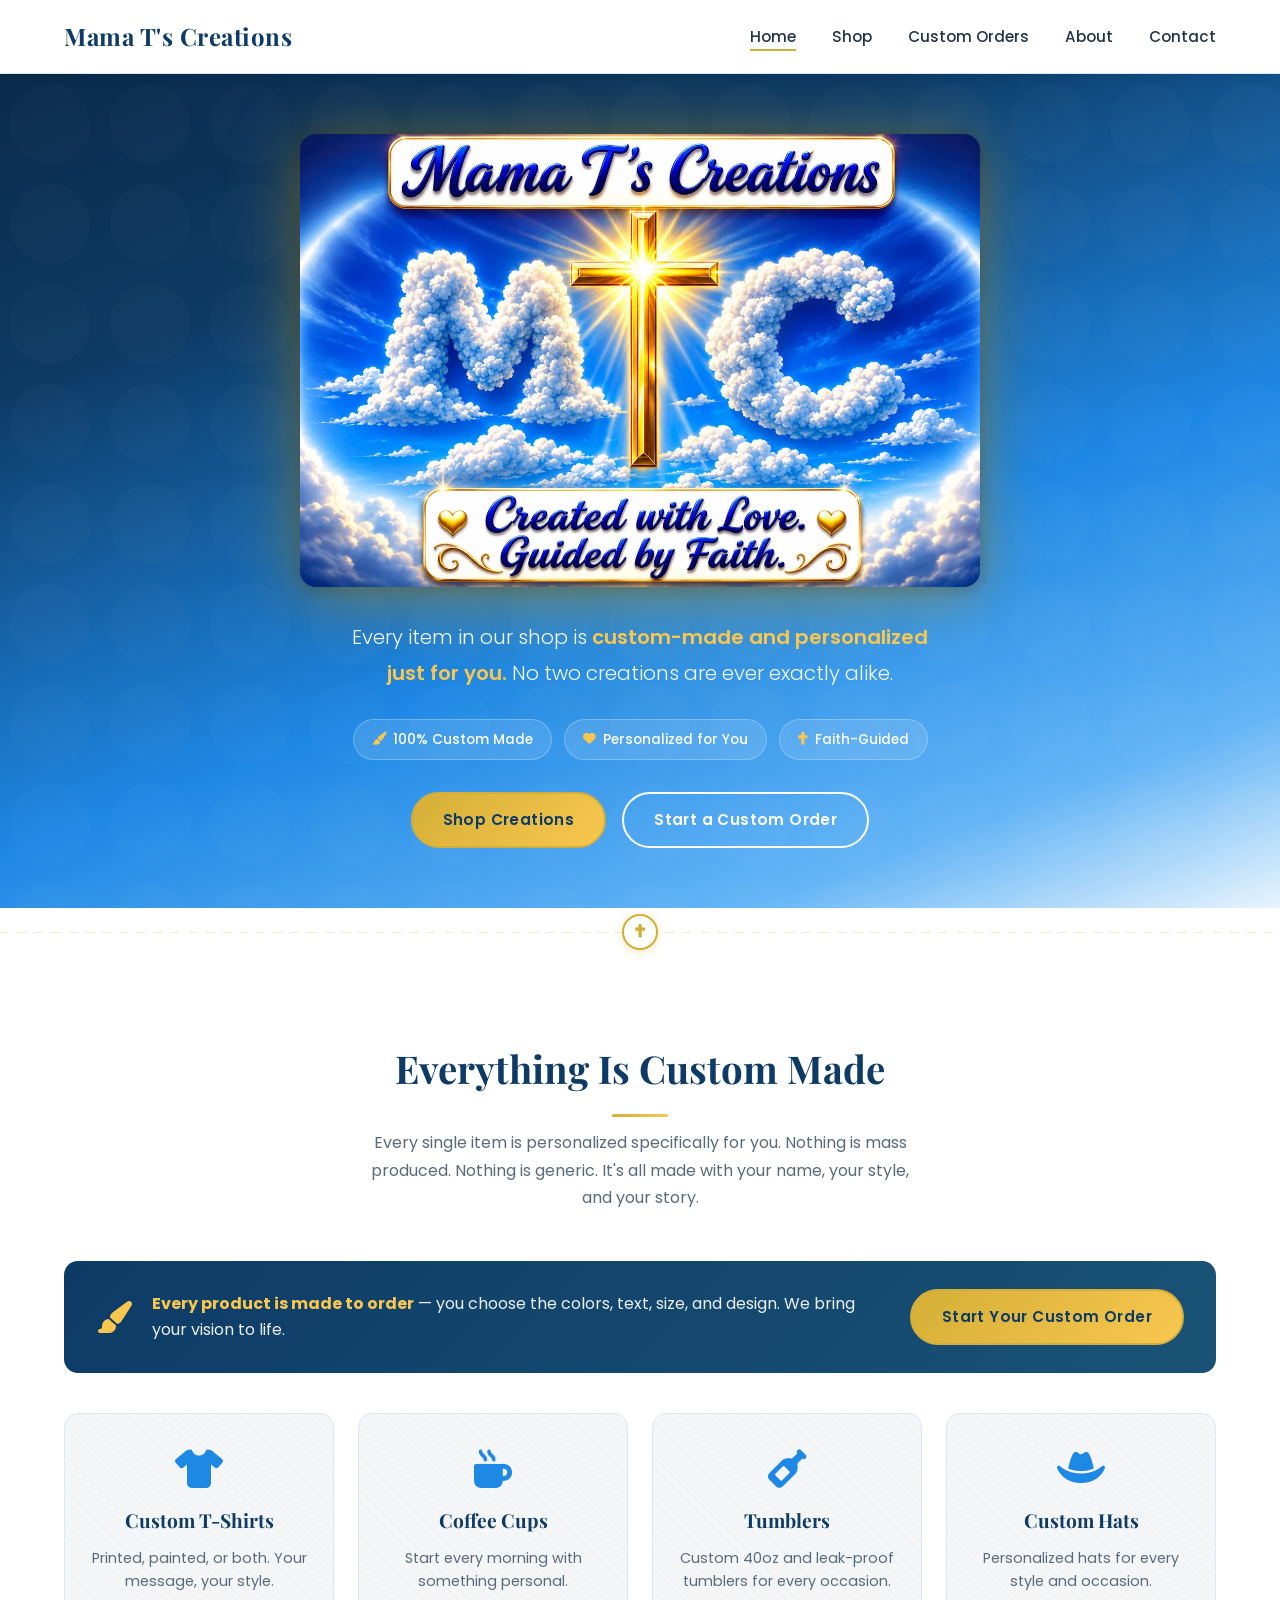
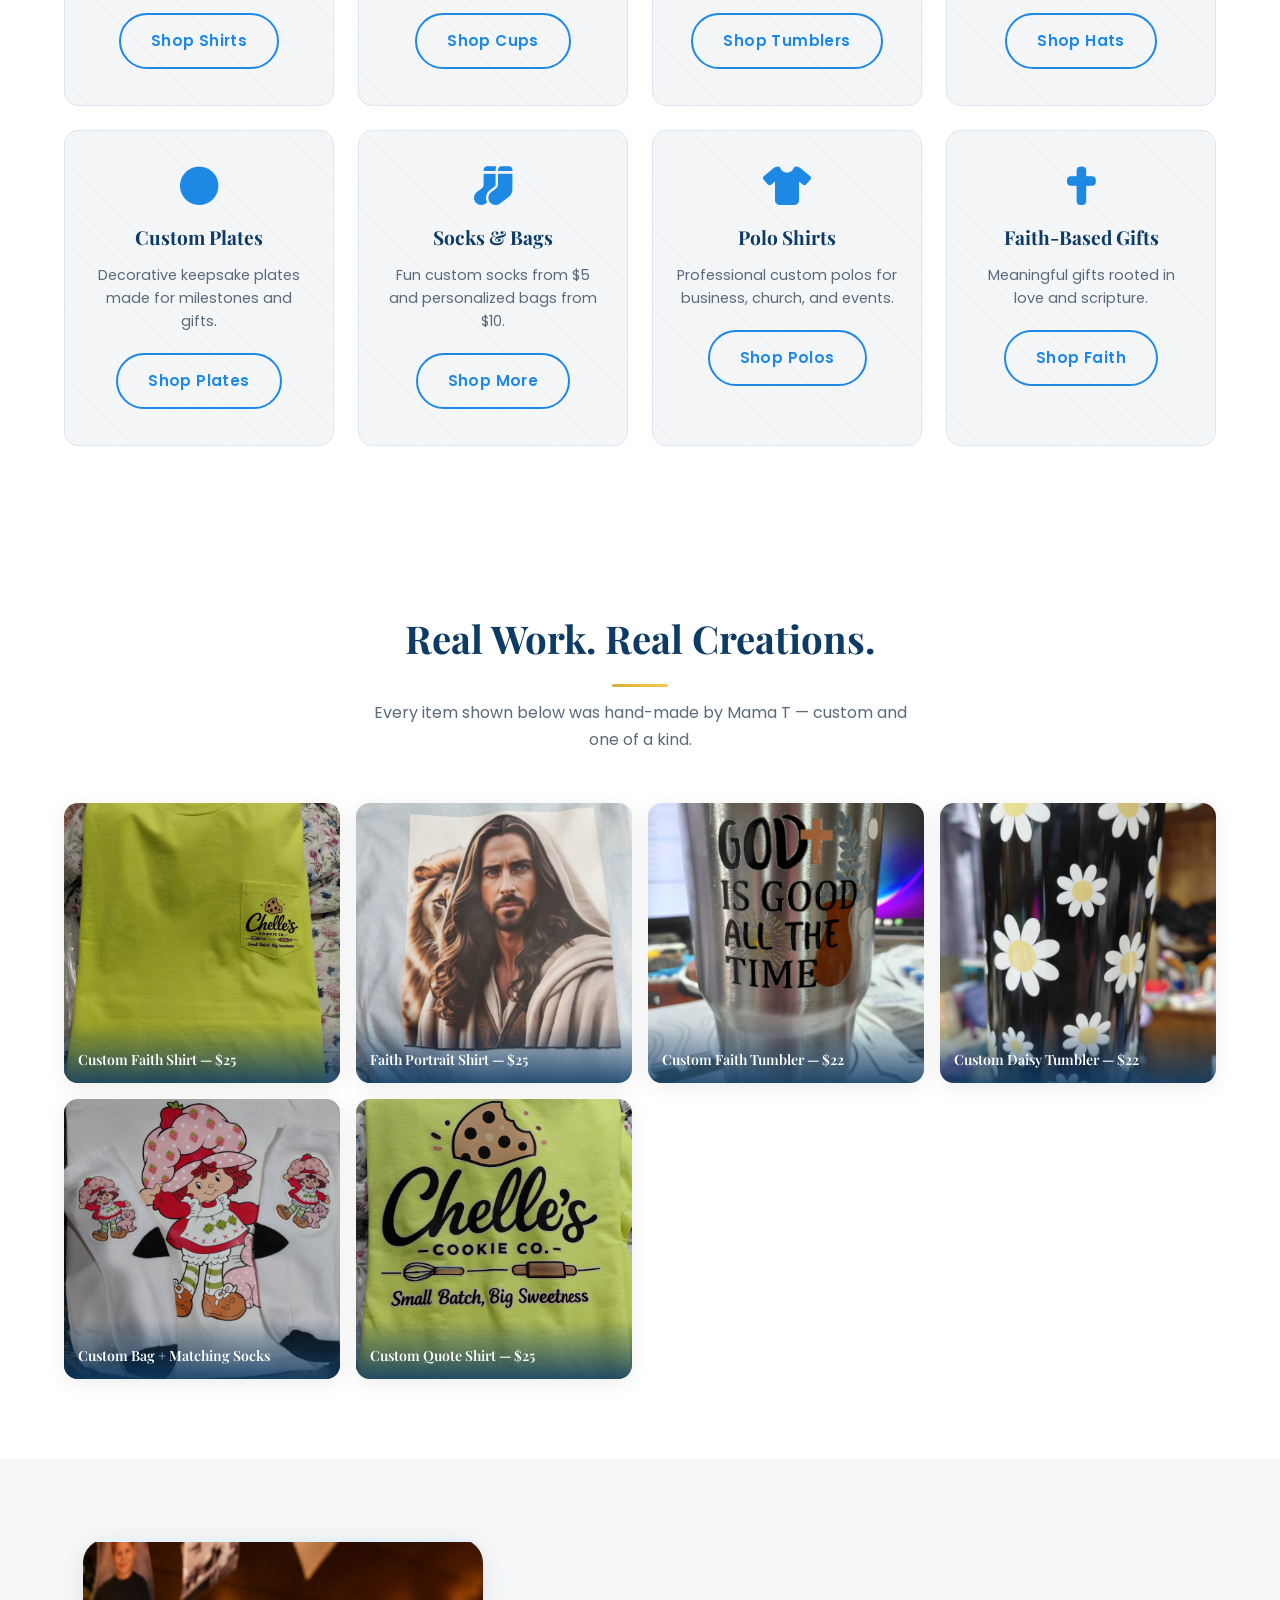
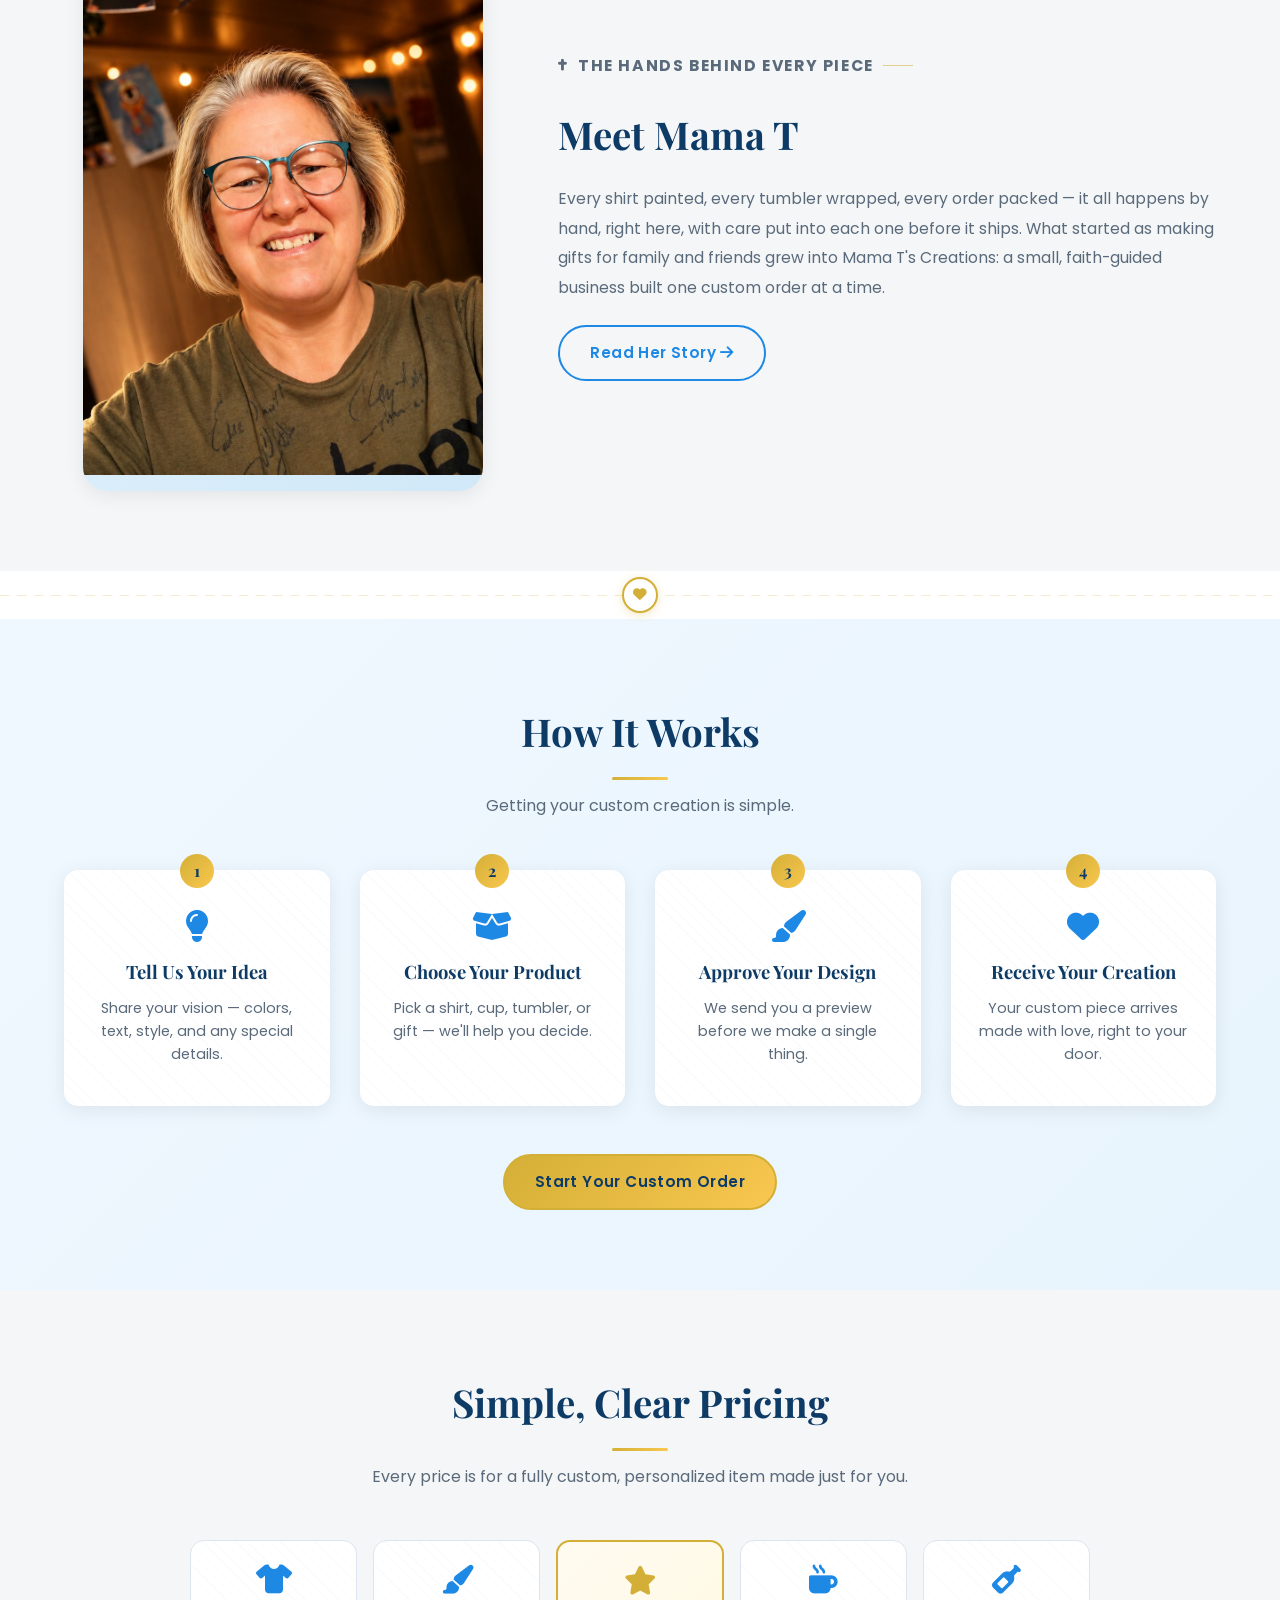
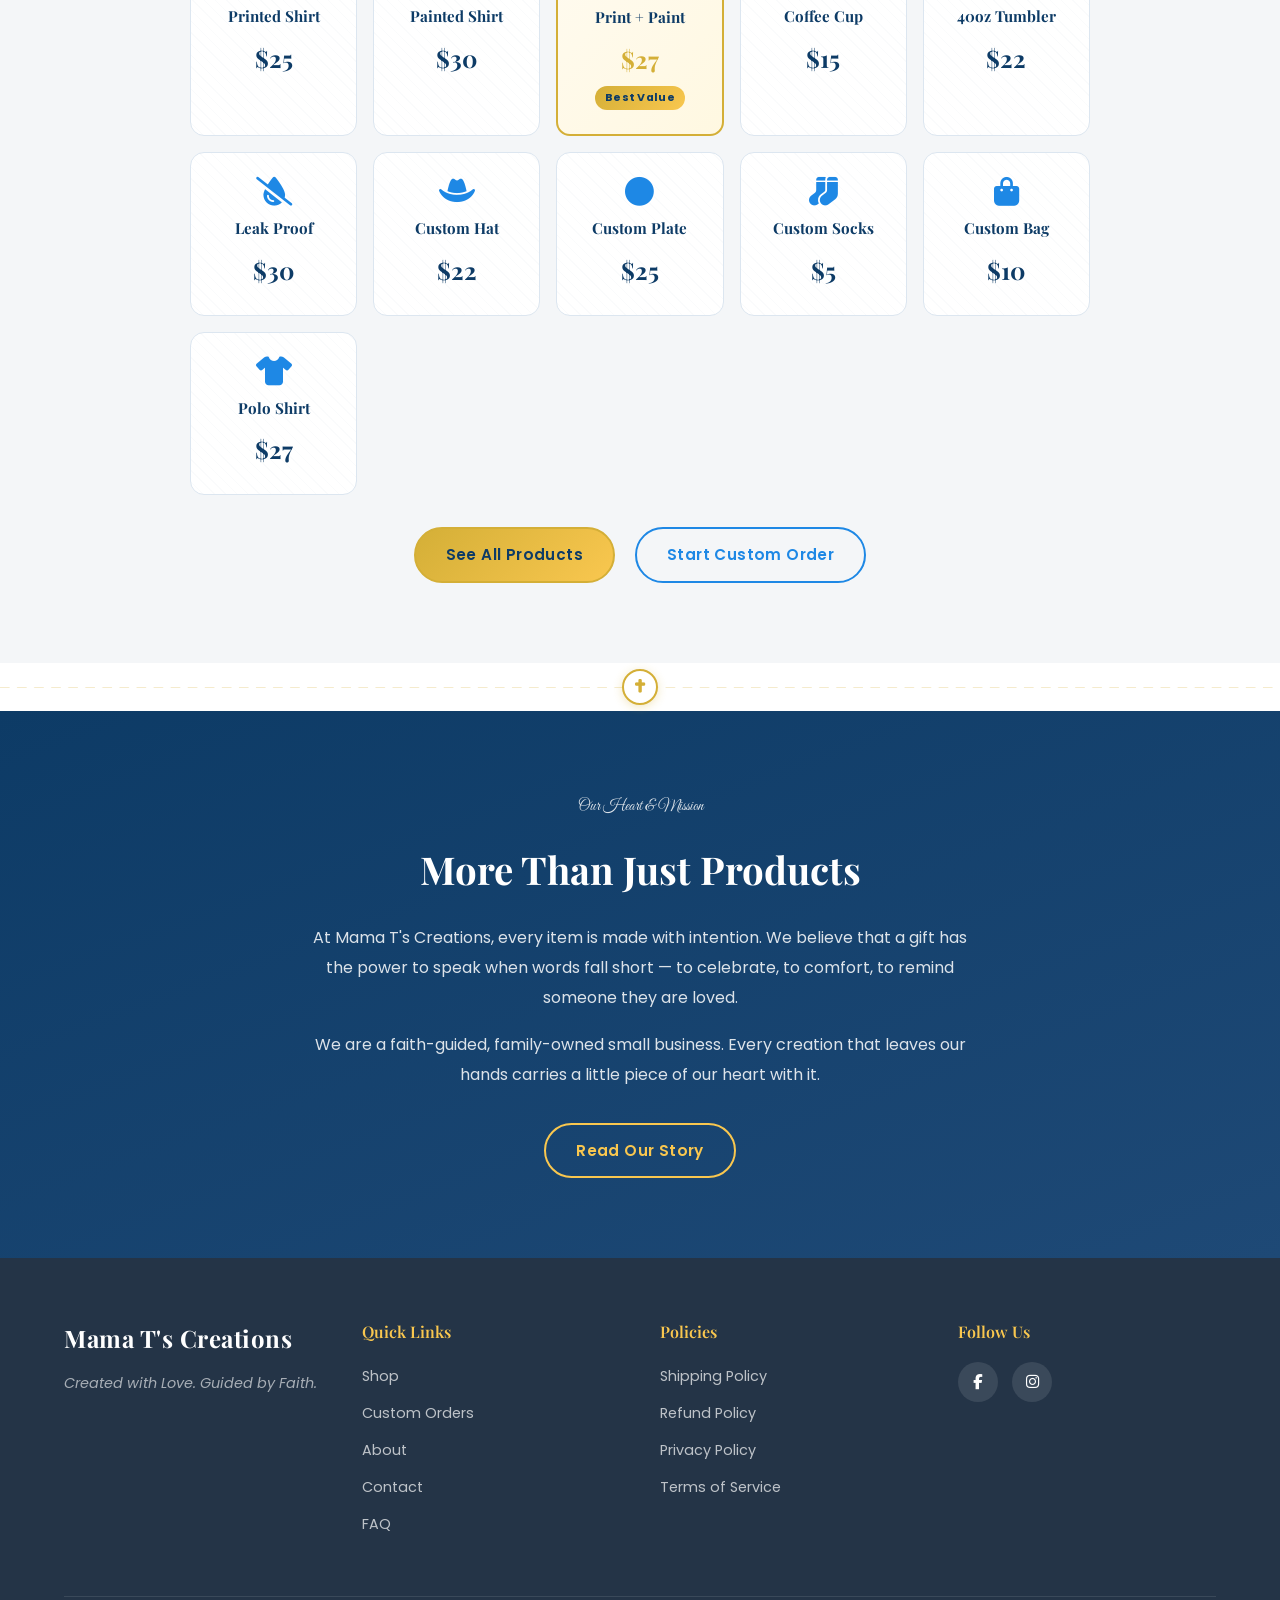
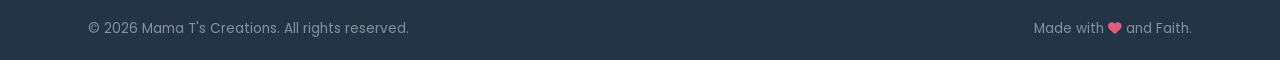
<file: index.html>
<!DOCTYPE html>
<html lang="en">

<head>
  <!-- ========== META & SEO ========== -->
  <meta charset="UTF-8" />
  <meta name="viewport" content="width=device-width, initial-scale=1.0" />
  <meta name="description" content="Mama T's Creations — Custom T-shirts, tumblers, coffee cups, and faith-based personalized gifts. Created with Love. Guided by Faith." />
  <meta name="keywords" content="custom shirts, tumblers, coffee cups, personalized gifts, faith gifts, handmade, Mama T's Creations" />
  <meta name="author" content="Mama T's Creations" />

  <!-- ========== OPEN GRAPH ========== -->
  <meta property="og:title" content="Mama T's Creations | Created with Love. Guided by Faith." />
  <meta property="og:description" content="Custom T-shirts, tumblers, coffee cups, and faith-based personalized gifts. Handmade with love." />
  <meta property="og:image" content="https://thepurgehacker127.github.io/mama-ts-creations/assets/images/og-image.jpg" />
  <meta property="og:url" content="https://thepurgehacker127.github.io/mama-ts-creations" />
  <meta property="og:type" content="website" />
  <meta name="twitter:card" content="summary_large_image" />

  <!-- ========== FAVICON ========== -->
  <link rel="icon" type="image/png" href="assets/logo/favicon.png" />
  <link rel="apple-touch-icon" href="assets/logo/favicon.png" />

  <!-- ========== PAGE TITLE ========== -->
  <title>Mama T's Creations | Created with Love. Guided by Faith.</title>

  <!-- ========== GOOGLE FONTS ========== -->
  <link rel="preconnect" href="https://fonts.googleapis.com" />
  <link rel="preconnect" href="https://fonts.gstatic.com" crossorigin />
  <link href="https://fonts.googleapis.com/css2?family=Playfair+Display:wght@400;600;700&family=Poppins:wght@300;400;500;600&family=Great+Vibes&display=swap" rel="stylesheet" />

  <!-- ========== FONT AWESOME ICONS ========== -->
  <link rel="stylesheet" href="https://cdnjs.cloudflare.com/ajax/libs/font-awesome/6.5.0/css/all.min.css" />

  <!-- ========== MAIN STYLESHEET ========== -->
  <link rel="stylesheet" href="css/style.css" />
</head>

<body>

  <!-- ========== HEADER / NAVIGATION ========== -->
  <header id="main-header">
    <nav class="navbar">
      <div class="nav-logo">
        <a href="index.html">
          <span class="logo-text">Mama T's Creations</span>
        </a>
      </div>
      <ul class="nav-links">
        <li><a href="index.html">Home</a></li>
        <li><a href="shop.html">Shop</a></li>
        <li><a href="custom-orders.html">Custom Orders</a></li>
        <li><a href="about.html">About</a></li>
        <li><a href="contact.html">Contact</a></li>
      </ul>
      <button class="nav-toggle" aria-label="Toggle navigation">
        <i class="fas fa-bars"></i>
      </button>
    </nav>
  </header>

  <!-- ========== HERO SECTION ========== -->
  <section id="hero">
    <div class="hero-clouds" aria-hidden="true">
      <span class="cloud cloud-1"></span>
      <span class="cloud cloud-2"></span>
      <span class="cloud cloud-3"></span>
    </div>
    <div class="hero-content">

      <!-- LOGO — First thing customers see, big and centered -->
      <div class="hero-logo">
        <img
          src="assets/logo/mama-ts-logo.png"
          alt="Mama T's Creations — Created with Love. Guided by Faith."
          class="hero-logo-img"
        />
      </div>

      <p class="hero-subtitle">
        Every item in our shop is <strong>custom-made and personalized just for you.</strong>
        No two creations are ever exactly alike.
      </p>

      <div class="hero-badges">
        <span class="hero-badge"><i class="fas fa-paint-brush"></i> 100% Custom Made</span>
        <span class="hero-badge"><i class="fas fa-heart"></i> Personalized for You</span>
        <span class="hero-badge"><i class="fas fa-cross"></i> Faith-Guided</span>
      </div>

      <div class="hero-buttons">
        <a href="shop.html" class="btn btn-primary">Shop Creations</a>
        <a href="custom-orders.html" class="btn btn-secondary">Start a Custom Order</a>
      </div>

    </div>
  </section>

  <!-- Stitched seam divider -->
  <div class="stitch-divider" aria-hidden="true">
    <svg viewBox="0 0 1200 2" preserveAspectRatio="none">
      <line class="stitch-line" x1="0" y1="1" x2="1200" y2="1" />
    </svg>
    <span class="stitch-medallion"><i class="fas fa-cross"></i></span>
  </div>

  <!-- ========== PRODUCT CATEGORIES SECTION ========== -->
  <section id="categories">
    <div class="container">
      <h2 class="section-title">Everything Is Custom Made</h2>
      <p class="section-subtitle">Every single item is personalized specifically for you. Nothing is mass produced. Nothing is generic. It's all made with your name, your style, and your story.</p>

      <!-- Customization emphasis banner -->
      <div class="custom-emphasis-bar">
        <i class="fas fa-paint-brush"></i>
        <p><strong>Every product is made to order</strong> — you choose the colors, text, size, and design. We bring your vision to life.</p>
        <a href="custom-orders.html" class="btn btn-primary">Start Your Custom Order</a>
      </div>

      <div class="category-grid">

        <div class="category-card">
          <i class="fas fa-tshirt"></i>
          <h3>Custom T-Shirts</h3>
          <p>Printed, painted, or both. Your message, your style.</p>
          <a href="shop.html#shirts" class="btn btn-outline">Shop Shirts</a>
        </div>

        <div class="category-card">
          <i class="fas fa-mug-hot"></i>
          <h3>Coffee Cups</h3>
          <p>Start every morning with something personal.</p>
          <a href="shop.html#drinkware" class="btn btn-outline">Shop Cups</a>
        </div>

        <div class="category-card">
          <i class="fas fa-wine-bottle"></i>
          <h3>Tumblers</h3>
          <p>Custom 40oz and leak-proof tumblers for every occasion.</p>
          <a href="shop.html#drinkware" class="btn btn-outline">Shop Tumblers</a>
        </div>

        <div class="category-card">
          <i class="fas fa-hat-cowboy"></i>
          <h3>Custom Hats</h3>
          <p>Personalized hats for every style and occasion.</p>
          <a href="shop.html#hats" class="btn btn-outline">Shop Hats</a>
        </div>

        <div class="category-card">
          <i class="fas fa-circle"></i>
          <h3>Custom Plates</h3>
          <p>Decorative keepsake plates made for milestones and gifts.</p>
          <a href="shop.html#plates" class="btn btn-outline">Shop Plates</a>
        </div>

        <div class="category-card">
          <i class="fas fa-socks"></i>
          <h3>Socks & Bags</h3>
          <p>Fun custom socks from $5 and personalized bags from $10.</p>
          <a href="shop.html#socks" class="btn btn-outline">Shop More</a>
        </div>

        <div class="category-card">
          <i class="fas fa-tshirt"></i>
          <h3>Polo Shirts</h3>
          <p>Professional custom polos for business, church, and events.</p>
          <a href="shop.html#polo" class="btn btn-outline">Shop Polos</a>
        </div>

        <div class="category-card">
          <i class="fas fa-cross"></i>
          <h3>Faith-Based Gifts</h3>
          <p>Meaningful gifts rooted in love and scripture.</p>
          <a href="shop.html#shirts" class="btn btn-outline">Shop Faith</a>
        </div>

      </div>
    </div>
  </section>

  <!-- ========== REAL WORK GALLERY ========== -->
  <section id="gallery">
    <div class="container">
      <h2 class="section-title">Real Work. Real Creations.</h2>
      <p class="section-subtitle">Every item shown below was hand-made by Mama T — custom and one of a kind.</p>
      <div class="gallery-grid">

        <div class="gallery-item">
          <img src="assets/images/shirt-waymaker.jpg" alt="Custom Waymaker faith shirt" loading="lazy" />
          <div class="gallery-item-label">Custom Faith Shirt — $25</div>
        </div>

        <div class="gallery-item">
          <img src="assets/images/shirt-jesus-lion-portrait.jpg" alt="Jesus and lion portrait shirt" loading="lazy" />
          <div class="gallery-item-label">Faith Portrait Shirt — $25</div>
        </div>

        <div class="gallery-item">
          <img src="assets/images/tumbler-faith-god-is-good.jpg" alt="God is Good faith tumbler" loading="lazy" />
          <div class="gallery-item-label">Custom Faith Tumbler — $22</div>
        </div>

        <div class="gallery-item">
          <img src="assets/images/tumbler-black-daisy.jpg" alt="Black daisy custom tumbler" loading="lazy" />
          <div class="gallery-item-label">Custom Daisy Tumbler — $22</div>
        </div>

        <div class="gallery-item">
          <img src="assets/images/bag-socks-strawberry-shortcake.jpg" alt="Custom bag and matching socks set" loading="lazy" />
          <div class="gallery-item-label">Custom Bag + Matching Socks</div>
        </div>

        <div class="gallery-item">
          <img src="assets/images/shirt-sisters.jpg" alt="Custom Sisters quote shirt" loading="lazy" />
          <div class="gallery-item-label">Custom Quote Shirt — $25</div>
        </div>

      </div>
    </div>
  </section>

  <!-- ========== MEET THE MAKER ========== -->
  <section id="meet-maker">
    <div class="container">
      <div class="meet-maker-grid">

        <!-- PHOTO SECTION — FULL SIZE DISPLAY -->
        <div class="meet-maker-photo-frame">
          <img src="assets/images/mama-t-portrait.jpg" alt="Mama T portrait" loading="lazy" />
          <div class="placeholder">
            <i class="fas fa-image"></i>
            <p>Add Mama T's photo here</p>
          </div>
        </div>

        <div class="meet-maker-text">
          <p class="eyebrow-tag"><i class="fas fa-cross"></i> The Hands Behind Every Piece</p>
          <h2>Meet Mama T</h2>
          <p>
            Every shirt painted, every tumbler wrapped, every order packed — it all happens by hand, right here, with care put into each one before it ships. What started as making gifts for family and friends grew into Mama T's Creations: a small, faith-guided business built one custom order at a time.
          </p>
          <a href="about.html" class="btn btn-outline">Read Her Story <i class="fas fa-arrow-right"></i></a>
        </div>

      </div>
    </div>
  </section>

  <!-- Stitched seam divider -->
  <div class="stitch-divider" aria-hidden="true">
    <svg viewBox="0 0 1200 2" preserveAspectRatio="none">
      <line class="stitch-line" x1="0" y1="1" x2="1200" y2="1" />
    </svg>
    <span class="stitch-medallion"><i class="fas fa-heart"></i></span>
  </div>

  <!-- ========== CUSTOM ORDER PROCESS SECTION ========== -->
  <section id="order-process">
    <div class="container">
      <h2 class="section-title">How It Works</h2>
      <p class="section-subtitle">Getting your custom creation is simple.</p>
      <div class="process-steps">

        <div class="process-step">
          <div class="step-number">1</div>
          <i class="fas fa-lightbulb"></i>
          <h3>Tell Us Your Idea</h3>
          <p>Share your vision — colors, text, style, and any special details.</p>
        </div>

        <div class="process-step">
          <div class="step-number">2</div>
          <i class="fas fa-box-open"></i>
          <h3>Choose Your Product</h3>
          <p>Pick a shirt, cup, tumbler, or gift — we'll help you decide.</p>
        </div>

        <div class="process-step">
          <div class="step-number">3</div>
          <i class="fas fa-paint-brush"></i>
          <h3>Approve Your Design</h3>
          <p>We send you a preview before we make a single thing.</p>
        </div>

        <div class="process-step">
          <div class="step-number">4</div>
          <i class="fas fa-heart"></i>
          <h3>Receive Your Creation</h3>
          <p>Your custom piece arrives made with love, right to your door.</p>
        </div>

      </div>
      <div class="process-cta">
        <a href="custom-orders.html" class="btn btn-primary">Start Your Custom Order</a>
      </div>
    </div>
  </section>

  <!-- ========== PRICING SNAPSHOT ========== -->
  <section id="price-snapshot">
    <div class="container">
      <h2 class="section-title">Simple, Clear Pricing</h2>
      <p class="section-subtitle">Every price is for a fully custom, personalized item made just for you.</p>
      <div class="price-snapshot-grid">

        <div class="price-snap-card">
          <i class="fas fa-tshirt"></i>
          <h3>Printed Shirt</h3>
          <p class="snap-price">$25</p>
        </div>

        <div class="price-snap-card">
          <i class="fas fa-paint-brush"></i>
          <h3>Painted Shirt</h3>
          <p class="snap-price">$30</p>
        </div>

        <div class="price-snap-card featured-snap">
          <i class="fas fa-star"></i>
          <h3>Print + Paint</h3>
          <p class="snap-price">$27</p>
          <span class="snap-badge">Best Value</span>
        </div>

        <div class="price-snap-card">
          <i class="fas fa-mug-hot"></i>
          <h3>Coffee Cup</h3>
          <p class="snap-price">$15</p>
        </div>

        <div class="price-snap-card">
          <i class="fas fa-wine-bottle"></i>
          <h3>40oz Tumbler</h3>
          <p class="snap-price">$22</p>
        </div>

        <div class="price-snap-card">
          <i class="fas fa-tint-slash"></i>
          <h3>Leak Proof</h3>
          <p class="snap-price">$30</p>
        </div>

        <div class="price-snap-card">
          <i class="fas fa-hat-cowboy"></i>
          <h3>Custom Hat</h3>
          <p class="snap-price">$22</p>
        </div>

        <div class="price-snap-card">
          <i class="fas fa-circle"></i>
          <h3>Custom Plate</h3>
          <p class="snap-price">$25</p>
        </div>

        <div class="price-snap-card">
          <i class="fas fa-socks"></i>
          <h3>Custom Socks</h3>
          <p class="snap-price">$5</p>
        </div>

        <div class="price-snap-card">
          <i class="fas fa-shopping-bag"></i>
          <h3>Custom Bag</h3>
          <p class="snap-price">$10</p>
        </div>

        <div class="price-snap-card">
          <i class="fas fa-tshirt"></i>
          <h3>Polo Shirt</h3>
          <p class="snap-price">$27</p>
        </div>

      </div>
      <div style="text-align:center; margin-top:32px;">
        <a href="shop.html" class="btn btn-primary">See All Products</a>
        <a href="custom-orders.html" class="btn btn-outline" style="margin-left:16px;">Start Custom Order</a>
      </div>
    </div>
  </section>

  <!-- Stitched seam divider -->
  <div class="stitch-divider" aria-hidden="true">
    <svg viewBox="0 0 1200 2" preserveAspectRatio="none">
      <line class="stitch-line" x1="0" y1="1" x2="1200" y2="1" />
    </svg>
    <span class="stitch-medallion"><i class="fas fa-cross"></i></span>
  </div>

  <!-- ========== FAITH / MISSION SECTION ========== -->
  <section id="mission">
    <div class="container">
      <div class="mission-content">
        <p class="mission-accent">Our Heart & Mission</p>
        <h2>More Than Just Products</h2>
        <p>
          At Mama T's Creations, every item is made with intention. We believe that a gift has the power to speak when words fall short — to celebrate, to comfort, to remind someone they are loved.
        </p>
        <p>
          We are a faith-guided, family-owned small business. Every creation that leaves our hands carries a little piece of our heart with it.
        </p>
        <a href="about.html" class="btn btn-outline">Read Our Story</a>
      </div>
    </div>
  </section>

  <!-- ========== FOOTER ========== -->
  <footer id="main-footer">
    <div class="container">
      <div class="footer-grid">

        <div class="footer-brand">
          <span class="logo-text">Mama T's Creations</span>
          <p>Created with Love. Guided by Faith.</p>
        </div>

        <div class="footer-links">
          <h4>Quick Links</h4>
          <ul>
            <li><a href="shop.html">Shop</a></li>
            <li><a href="custom-orders.html">Custom Orders</a></li>
            <li><a href="about.html">About</a></li>
            <li><a href="contact.html">Contact</a></li>
            <li><a href="faq.html">FAQ</a></li>
          </ul>
        </div>

        <div class="footer-policies">
          <h4>Policies</h4>
          <ul>
            <li><a href="shipping-policy.html">Shipping Policy</a></li>
            <li><a href="refund-policy.html">Refund Policy</a></li>
            <li><a href="privacy-policy.html">Privacy Policy</a></li>
            <li><a href="terms.html">Terms of Service</a></li>
          </ul>
        </div>

        <div class="footer-social">
          <h4>Follow Us</h4>
          <div class="social-icons">
            <a href="#" aria-label="Facebook"><i class="fab fa-facebook-f"></i></a>
            <a href="https://instagram.com/tsmith64068" target="_blank" aria-label="Instagram"><i class="fab fa-instagram"></i></a>
          </div>
        </div>

      </div>

      <div class="footer-bottom">
        <p>&copy; 2025 Mama T's Creations. All rights reserved.</p>
        <p>Made with <i class="fas fa-heart"></i> and Faith.</p>
      </div>

    </div>
  </footer>

  <script src="js/main.js"></script>

</body>
</html>
</file>
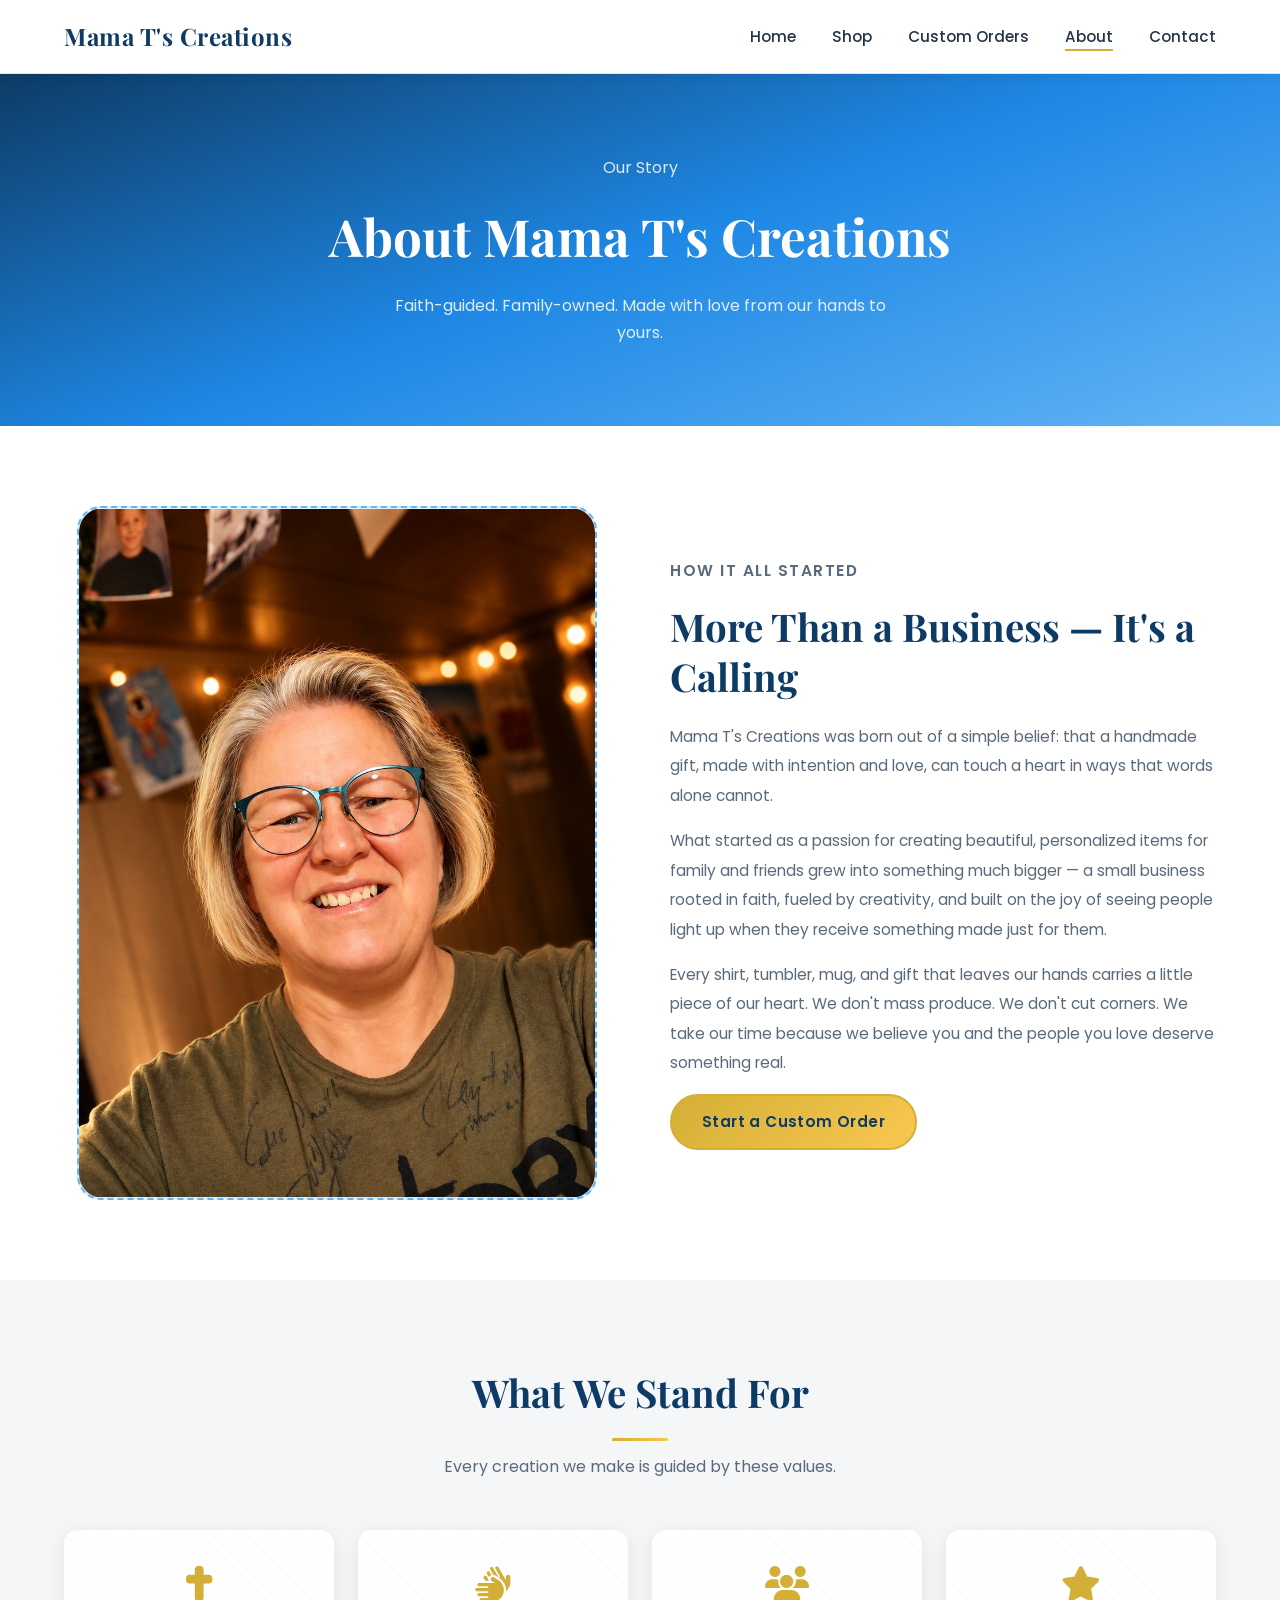
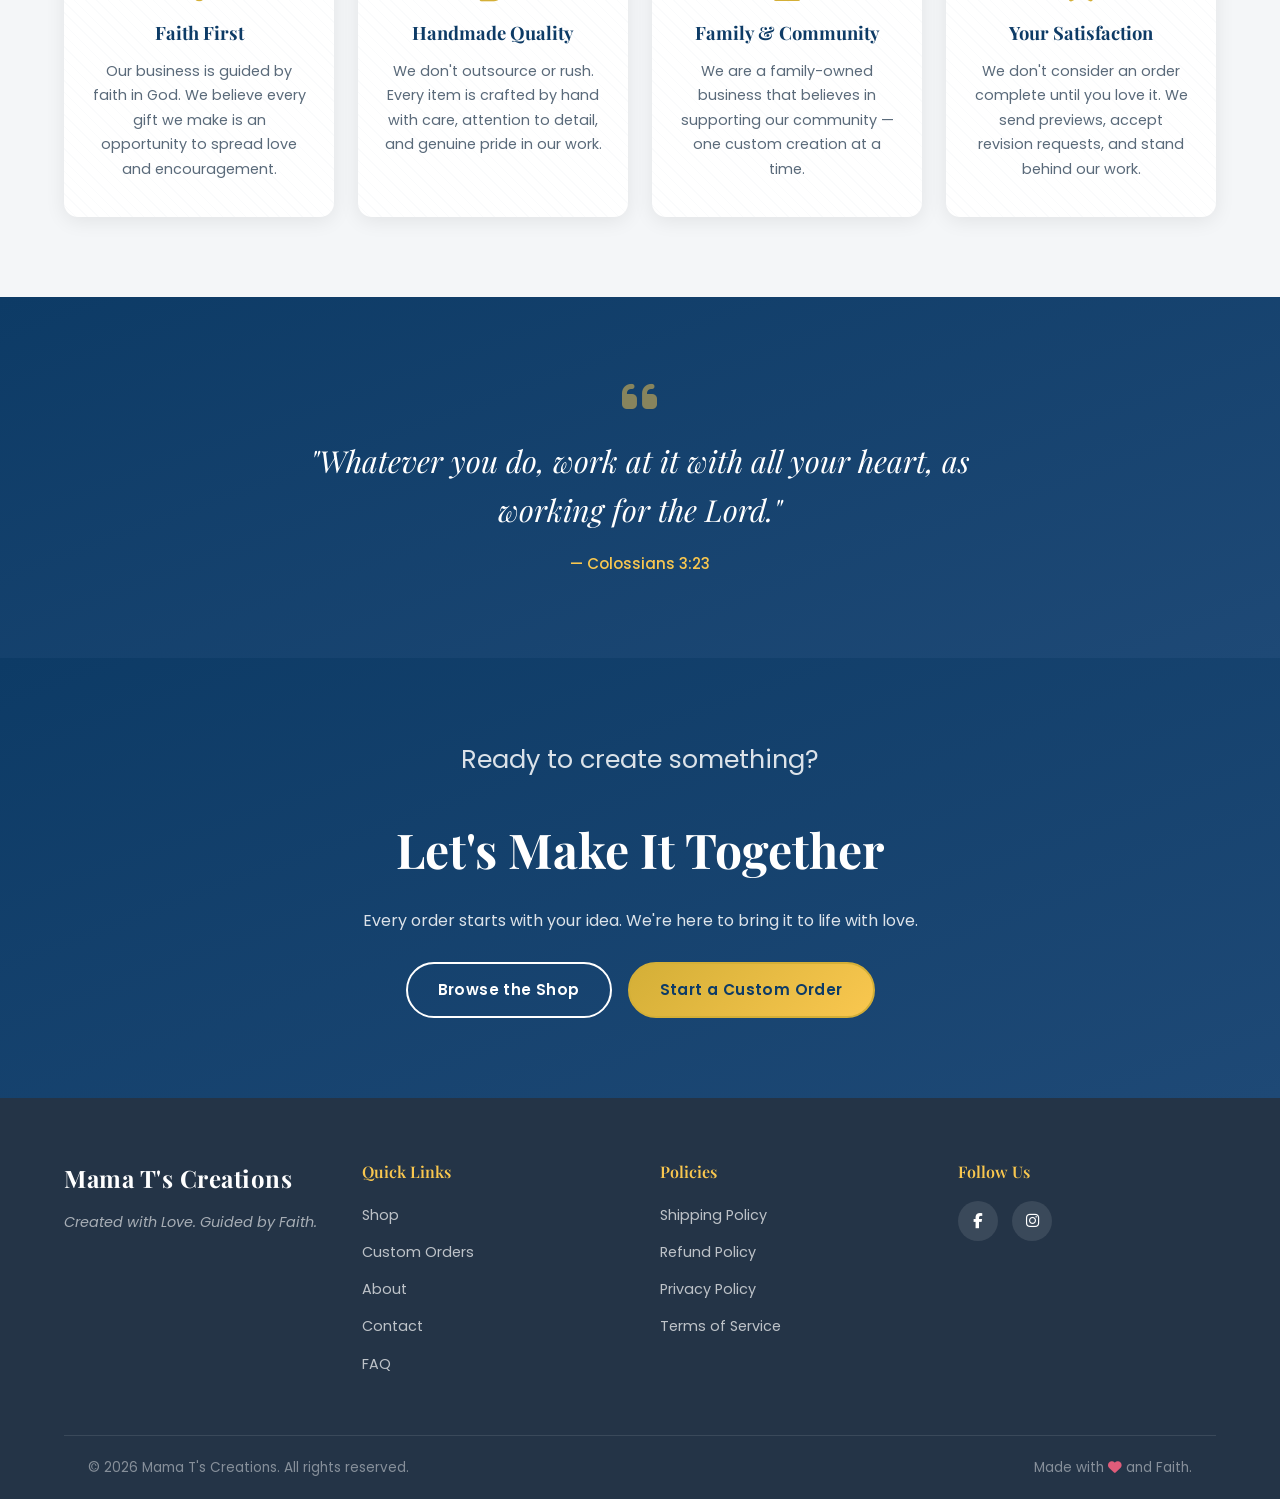
<file: about.html>
<!DOCTYPE html>
<html lang="en">

<head>
  <meta charset="UTF-8" />
  <meta name="viewport" content="width=device-width, initial-scale=1.0" />
  <meta name="description" content="Learn the story behind Mama T's Creations — a faith-guided, family-owned small business creating custom gifts made with love." />
  <title>About | Mama T's Creations</title>

  <link rel="preconnect" href="https://fonts.googleapis.com" />
  <link rel="preconnect" href="https://fonts.gstatic.com" crossorigin />
  <link href="https://fonts.googleapis.com/css2?family=Playfair+Display:wght@400;600;700&family=Poppins:wght@300;400;500;600&family=Great+Vibes&display=swap" rel="stylesheet" />
  <link rel="stylesheet" href="https://cdnjs.cloudflare.com/ajax/libs/font-awesome/6.5.0/css/all.min.css" />
  <link rel="stylesheet" href="css/style.css" />
</head>

<body>

  <!-- ========== NAVIGATION ========== -->
  <header id="main-header">
    <nav class="navbar">
      <div class="nav-logo">
        <a href="index.html"><span class="logo-text">Mama T's Creations</span></a>
      </div>
      <ul class="nav-links">
        <li><a href="index.html">Home</a></li>
        <li><a href="shop.html">Shop</a></li>
        <li><a href="custom-orders.html">Custom Orders</a></li>
        <li><a href="about.html">About</a></li>
        <li><a href="contact.html">Contact</a></li>
      </ul>
      <button class="nav-toggle" aria-label="Toggle navigation">
        <i class="fas fa-bars"></i>
      </button>
    </nav>
  </header>

  <!-- ========== PAGE HERO ========== -->
  <section class="page-hero">
    <div class="page-hero-content">
      <p class="hero-accent">Our Story</p>
      <h1>About Mama T's Creations</h1>
      <p>Faith-guided. Family-owned. Made with love from our hands to yours.</p>
    </div>
  </section>

  <!-- ========== ABOUT STORY SECTION ========== -->
  <section id="about-story">
    <div class="container">
      <div class="about-grid">

        <!-- Story image placeholder -->
        <div class="about-image-placeholder">
          <img src="assets/images/mama-t-portrait.jpg" alt="Mama T portrait" loading="lazy" />
          <div class="placeholder">
            <i class="fas fa-heart"></i>
            <p>Mama T's Photo</p>
          </div>
        </div>

        <!-- Story text -->
        <div class="about-text">
          <p class="section-label">How It All Started</p>
          <h2>More Than a Business — It's a Calling</h2>
          <p>
            Mama T's Creations was born out of a simple belief: that a handmade gift, made with intention and love, can touch a heart in ways that words alone cannot.
          </p>
          <p>
            What started as a passion for creating beautiful, personalized items for family and friends grew into something much bigger — a small business rooted in faith, fueled by creativity, and built on the joy of seeing people light up when they receive something made just for them.
          </p>
          <p>
            Every shirt, tumbler, mug, and gift that leaves our hands carries a little piece of our heart. We don't mass produce. We don't cut corners. We take our time because we believe you and the people you love deserve something real.
          </p>
          <a href="custom-orders.html" class="btn btn-primary">Start a Custom Order</a>
        </div>

      </div>
    </div>
  </section>

  <!-- ========== VALUES SECTION ========== -->
  <section id="about-values">
    <div class="container">
      <h2 class="section-title">What We Stand For</h2>
      <p class="section-subtitle">Every creation we make is guided by these values.</p>

      <div class="values-grid">

        <div class="value-card">
          <i class="fas fa-cross"></i>
          <h3>Faith First</h3>
          <p>Our business is guided by faith in God. We believe every gift we make is an opportunity to spread love and encouragement.</p>
        </div>

        <div class="value-card">
          <i class="fas fa-hands"></i>
          <h3>Handmade Quality</h3>
          <p>We don't outsource or rush. Every item is crafted by hand with care, attention to detail, and genuine pride in our work.</p>
        </div>

        <div class="value-card">
          <i class="fas fa-users"></i>
          <h3>Family & Community</h3>
          <p>We are a family-owned business that believes in supporting our community — one custom creation at a time.</p>
        </div>

        <div class="value-card">
          <i class="fas fa-star"></i>
          <h3>Your Satisfaction</h3>
          <p>We don't consider an order complete until you love it. We send previews, accept revision requests, and stand behind our work.</p>
        </div>

      </div>
    </div>
  </section>

  <!-- ========== FAITH QUOTE SECTION ========== -->
  <section id="about-quote">
    <div class="container">
      <div class="faith-quote">
        <i class="fas fa-quote-left"></i>
        <blockquote>
          "Whatever you do, work at it with all your heart, as working for the Lord."
        </blockquote>
        <cite>— Colossians 3:23</cite>
      </div>
    </div>
  </section>

  <!-- ========== CTA ========== -->
  <section id="about-cta">
    <div class="container">
      <div class="cta-banner">
        <p class="hero-accent">Ready to create something?</p>
        <h2>Let's Make It Together</h2>
        <p>Every order starts with your idea. We're here to bring it to life with love.</p>
        <div style="display:flex; gap:16px; justify-content:center; flex-wrap:wrap;">
          <a href="shop.html" class="btn btn-secondary">Browse the Shop</a>
          <a href="custom-orders.html" class="btn btn-primary">Start a Custom Order</a>
        </div>
      </div>
    </div>
  </section>

  <!-- ========== FOOTER ========== -->
  <footer id="main-footer">
    <div class="container">
      <div class="footer-grid">
        <div class="footer-brand">
          <span class="logo-text">Mama T's Creations</span>
          <p>Created with Love. Guided by Faith.</p>
        </div>
        <div class="footer-links">
          <h4>Quick Links</h4>
          <ul>
            <li><a href="shop.html">Shop</a></li>
            <li><a href="custom-orders.html">Custom Orders</a></li>
            <li><a href="about.html">About</a></li>
            <li><a href="contact.html">Contact</a></li>
            <li><a href="faq.html">FAQ</a></li>
          </ul>
        </div>
        <div class="footer-policies">
          <h4>Policies</h4>
          <ul>
            <li><a href="shipping-policy.html">Shipping Policy</a></li>
            <li><a href="refund-policy.html">Refund Policy</a></li>
            <li><a href="privacy-policy.html">Privacy Policy</a></li>
            <li><a href="terms.html">Terms of Service</a></li>
          </ul>
        </div>
        <div class="footer-social">
          <h4>Follow Us</h4>
          <div class="social-icons">
            <a href="#" aria-label="Facebook"><i class="fab fa-facebook-f"></i></a>
            <a href="https://instagram.com/tsmith64068" target="_blank" aria-label="Instagram"><i class="fab fa-instagram"></i></a>
            <!-- TikTok and Pinterest links to be added when accounts are confirmed -->
          </div>
        </div>
      </div>
      <div class="footer-bottom">
        <p>&copy; 2025 Mama T's Creations. All rights reserved.</p>
        <p>Made with <i class="fas fa-heart"></i> and Faith.</p>
      </div>
    </div>
  </footer>

  <script src="js/main.js"></script>
</body>
</html>
</file>
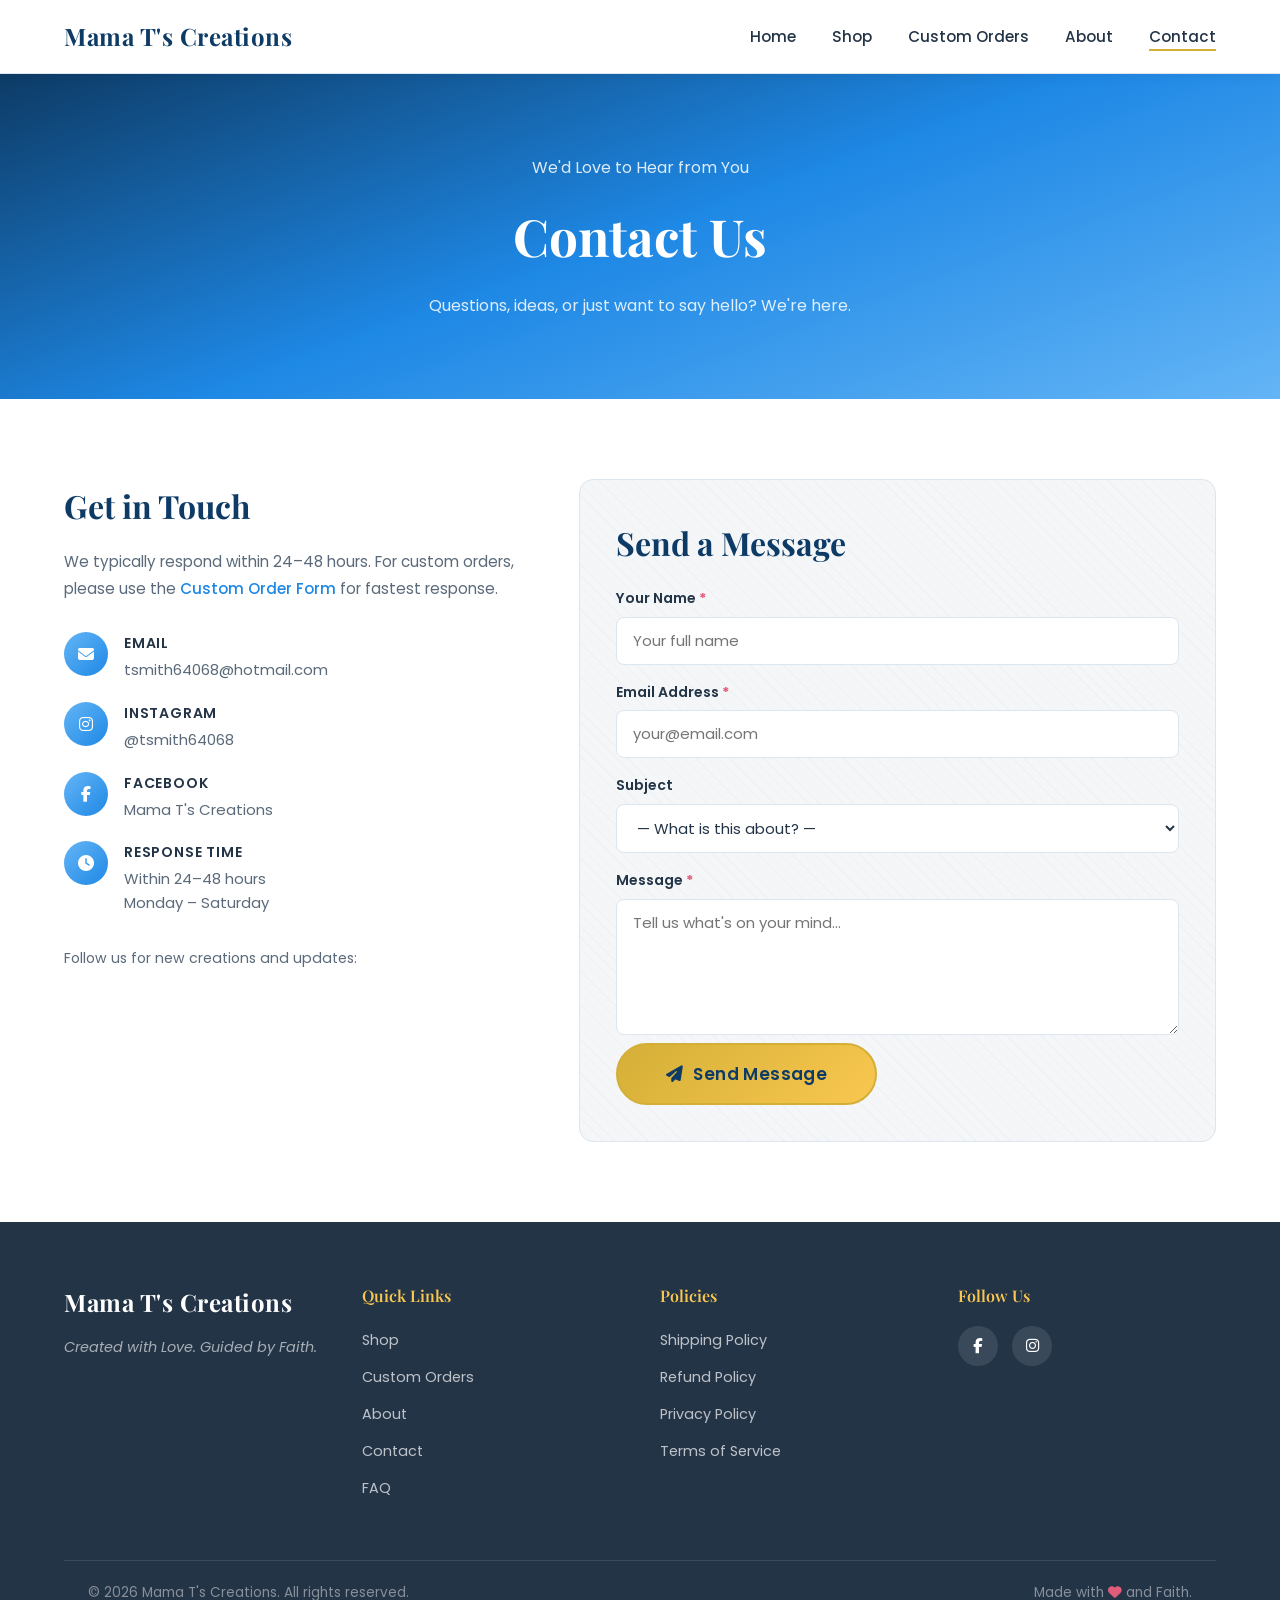
<file: contact.html>
<!DOCTYPE html>
<html lang="en">

<head>
  <meta charset="UTF-8" />
  <meta name="viewport" content="width=device-width, initial-scale=1.0" />
  <meta name="description" content="Contact Mama T's Creations. We'd love to hear from you — questions, custom order inquiries, or just to say hello." />
  <title>Contact | Mama T's Creations</title>

  <link rel="preconnect" href="https://fonts.googleapis.com" />
  <link rel="preconnect" href="https://fonts.gstatic.com" crossorigin />
  <link href="https://fonts.googleapis.com/css2?family=Playfair+Display:wght@400;600;700&family=Poppins:wght@300;400;500;600&family=Great+Vibes&display=swap" rel="stylesheet" />
  <link rel="stylesheet" href="https://cdnjs.cloudflare.com/ajax/libs/font-awesome/6.5.0/css/all.min.css" />
  <link rel="stylesheet" href="css/style.css" />
</head>

<body>

  <!-- ========== NAVIGATION ========== -->
  <header id="main-header">
    <nav class="navbar">
      <div class="nav-logo">
        <a href="index.html"><span class="logo-text">Mama T's Creations</span></a>
      </div>
      <ul class="nav-links">
        <li><a href="index.html">Home</a></li>
        <li><a href="shop.html">Shop</a></li>
        <li><a href="custom-orders.html">Custom Orders</a></li>
        <li><a href="about.html">About</a></li>
        <li><a href="contact.html">Contact</a></li>
      </ul>
      <button class="nav-toggle" aria-label="Toggle navigation">
        <i class="fas fa-bars"></i>
      </button>
    </nav>
  </header>

  <!-- ========== PAGE HERO ========== -->
  <section class="page-hero">
    <div class="page-hero-content">
      <p class="hero-accent">We'd Love to Hear from You</p>
      <h1>Contact Us</h1>
      <p>Questions, ideas, or just want to say hello? We're here.</p>
    </div>
  </section>

  <!-- ========== CONTACT SECTION ========== -->
  <section id="contact-section">
    <div class="container">
      <div class="contact-grid">

        <!-- Contact Info -->
        <div class="contact-info">
          <h2>Get in Touch</h2>
          <p>We typically respond within 24–48 hours. For custom orders, please use the <a href="custom-orders.html">Custom Order Form</a> for fastest response.</p>

          <div class="contact-details">

            <div class="contact-detail-item">
              <div class="contact-icon">
                <i class="fas fa-envelope"></i>
              </div>
              <div>
                <h4>Email</h4>
                <!-- UPDATE: Replace with Mama T's real email -->
                <p><a href="mailto:tsmith64068@hotmail.com">tsmith64068@hotmail.com</a></p>
              </div>
            </div>

            <div class="contact-detail-item">
              <div class="contact-icon">
                <i class="fab fa-instagram"></i>
              </div>
              <div>
                <h4>Instagram</h4>
                <!-- UPDATE: Replace with real Instagram handle -->
                <p><a href="https://instagram.com/tsmith64068" target="_blank">@tsmith64068</a></p>
              </div>
            </div>

            <div class="contact-detail-item">
              <div class="contact-icon">
                <i class="fab fa-facebook-f"></i>
              </div>
              <div>
                <h4>Facebook</h4>
                <!-- UPDATE: Replace with real Facebook page -->
                <p><a href="#" target="_blank">Mama T's Creations</a></p>
              </div>
            </div>

            <div class="contact-detail-item">
              <div class="contact-icon">
                <i class="fas fa-clock"></i>
              </div>
              <div>
                <h4>Response Time</h4>
                <p>Within 24–48 hours<br/>Monday – Saturday</p>
              </div>
            </div>

          </div>

          <!-- Social quick links -->
          <div class="contact-social">
            <p>Follow us for new creations and updates:</p>
            <div class="social-icons">
              <a href="#" aria-label="Facebook"><i class="fab fa-facebook-f"></i></a>
              <a href="https://instagram.com/tsmith64068" target="_blank" aria-label="Instagram"><i class="fab fa-instagram"></i></a>
              <a href="#" aria-label="TikTok"><i class="fab fa-tiktok"></i></a>
              <a href="#" aria-label="Pinterest"><i class="fab fa-pinterest-p"></i></a>
            </div>
          </div>
        </div>

        <!-- Contact Form -->
        <div class="contact-form-wrapper">
          <h2>Send a Message</h2>

          <!--
            Replace https://formspree.io/f/mvzjgejw with your Formspree contact form endpoint
            This can be a separate form from the order form
          -->
          <form
            class="contact-form"
            action="https://formspree.io/f/mvzjgejw"
            method="POST"
          >
            <input type="hidden" name="_subject" value="New Message — Mama T's Creations Website" />
            <input type="hidden" name="_next" value="thank-you.html" />

            <div class="form-group">
              <label for="contact-name">Your Name <span class="required-star">*</span></label>
              <input type="text" id="contact-name" name="name" placeholder="Your full name" required />
            </div>

            <div class="form-group">
              <label for="contact-email">Email Address <span class="required-star">*</span></label>
              <input type="email" id="contact-email" name="email" placeholder="your@email.com" required />
            </div>

            <div class="form-group">
              <label for="contact-subject">Subject</label>
              <select id="contact-subject" name="subject">
                <option value="" disabled selected>— What is this about? —</option>
                <option value="Custom Order Question">Custom Order Question</option>
                <option value="Order Status">Order Status</option>
                <option value="Product Question">Product Question</option>
                <option value="Shipping Question">Shipping Question</option>
                <option value="Pricing Question">Pricing Question</option>
                <option value="Wholesale / Bulk Order">Wholesale / Bulk Order</option>
                <option value="General Hello">General Hello</option>
                <option value="Other">Other</option>
              </select>
            </div>

            <div class="form-group">
              <label for="contact-message">Message <span class="required-star">*</span></label>
              <textarea
                id="contact-message"
                name="message"
                rows="5"
                placeholder="Tell us what's on your mind..."
                required
              ></textarea>
            </div>

            <button type="submit" class="btn btn-primary btn-large">
              <i class="fas fa-paper-plane"></i> Send Message
            </button>

          </form>
        </div>

      </div>
    </div>
  </section>

  <!-- ========== FOOTER ========== -->
  <footer id="main-footer">
    <div class="container">
      <div class="footer-grid">
        <div class="footer-brand">
          <span class="logo-text">Mama T's Creations</span>
          <p>Created with Love. Guided by Faith.</p>
        </div>
        <div class="footer-links">
          <h4>Quick Links</h4>
          <ul>
            <li><a href="shop.html">Shop</a></li>
            <li><a href="custom-orders.html">Custom Orders</a></li>
            <li><a href="about.html">About</a></li>
            <li><a href="contact.html">Contact</a></li>
            <li><a href="faq.html">FAQ</a></li>
          </ul>
        </div>
        <div class="footer-policies">
          <h4>Policies</h4>
          <ul>
            <li><a href="shipping-policy.html">Shipping Policy</a></li>
            <li><a href="refund-policy.html">Refund Policy</a></li>
            <li><a href="privacy-policy.html">Privacy Policy</a></li>
            <li><a href="terms.html">Terms of Service</a></li>
          </ul>
        </div>
        <div class="footer-social">
          <h4>Follow Us</h4>
          <div class="social-icons">
            <a href="#" aria-label="Facebook"><i class="fab fa-facebook-f"></i></a>
            <a href="https://instagram.com/tsmith64068" target="_blank" aria-label="Instagram"><i class="fab fa-instagram"></i></a>
            <!-- TikTok and Pinterest links to be added when accounts are confirmed -->
          </div>
        </div>
      </div>
      <div class="footer-bottom">
        <p>&copy; 2025 Mama T's Creations. All rights reserved.</p>
        <p>Made with <i class="fas fa-heart"></i> and Faith.</p>
      </div>
    </div>
  </footer>

  <script src="js/main.js"></script>
</body>
</html>
</file>
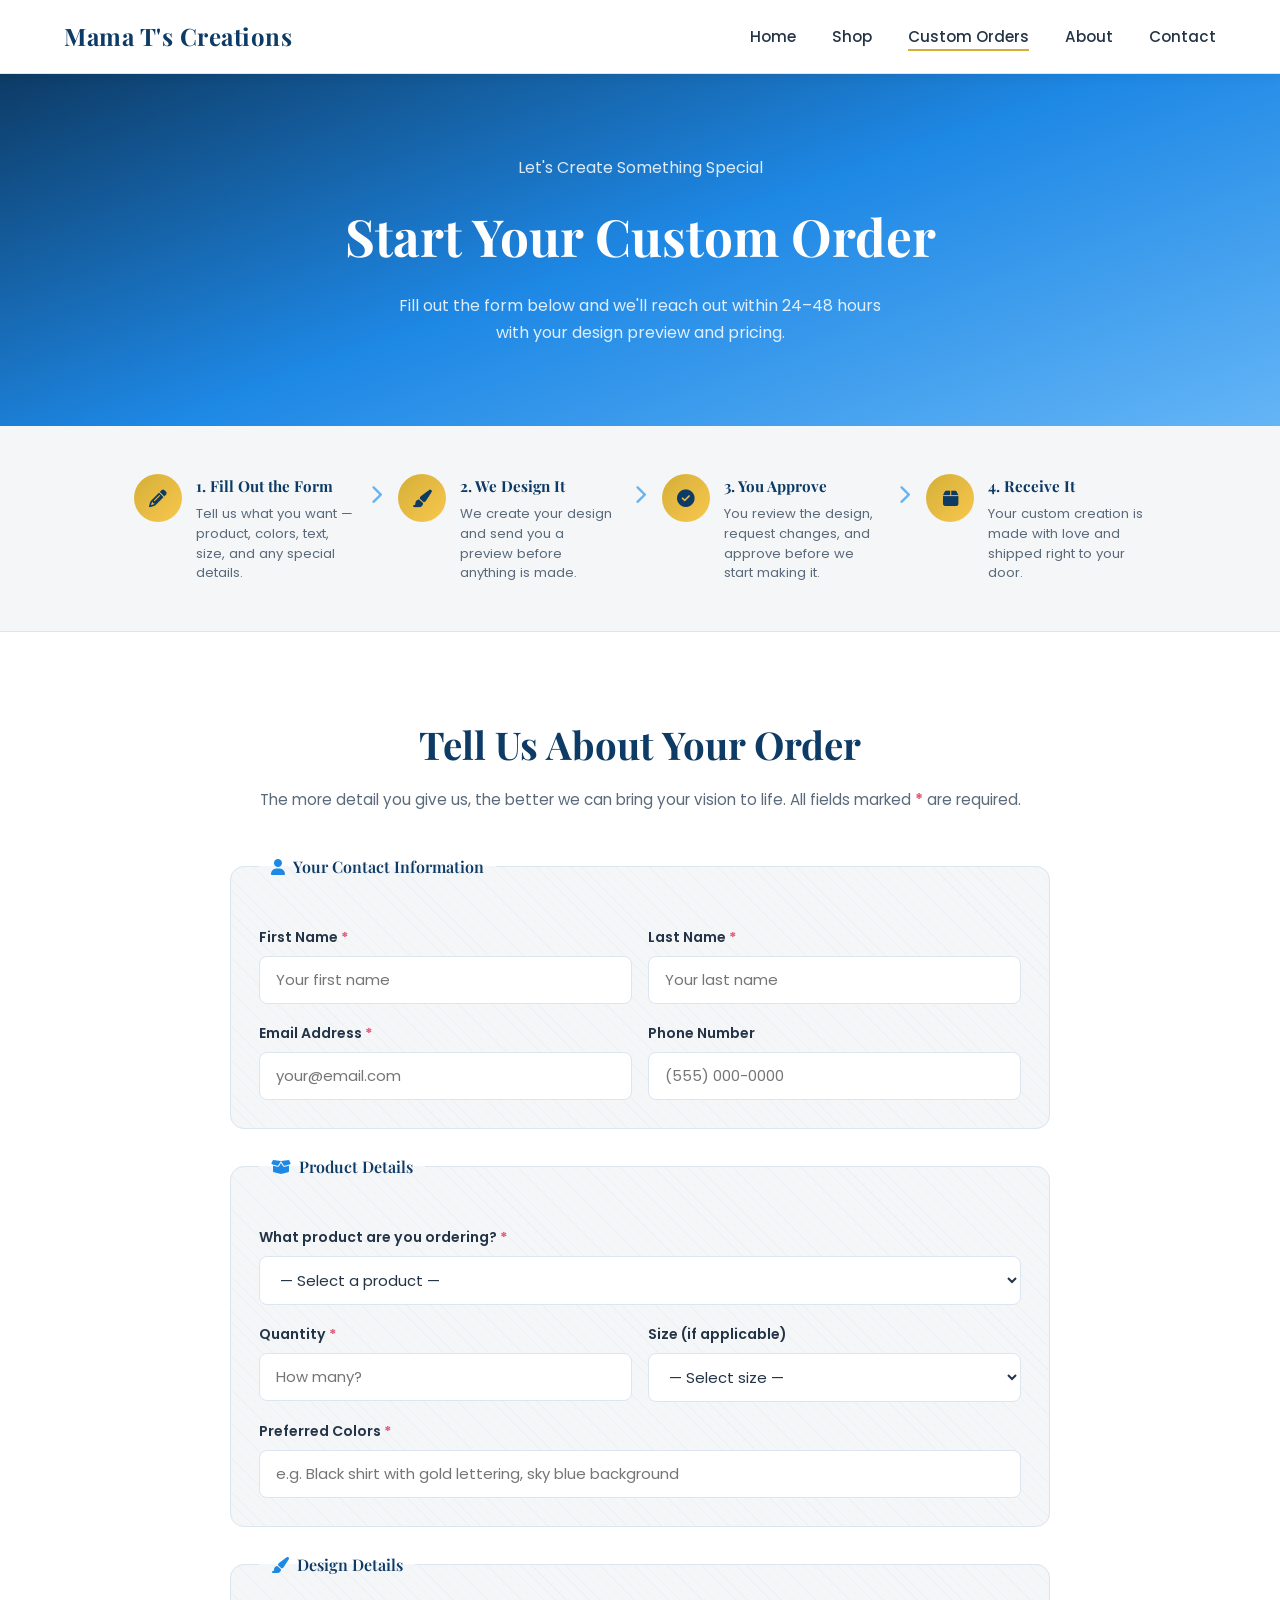
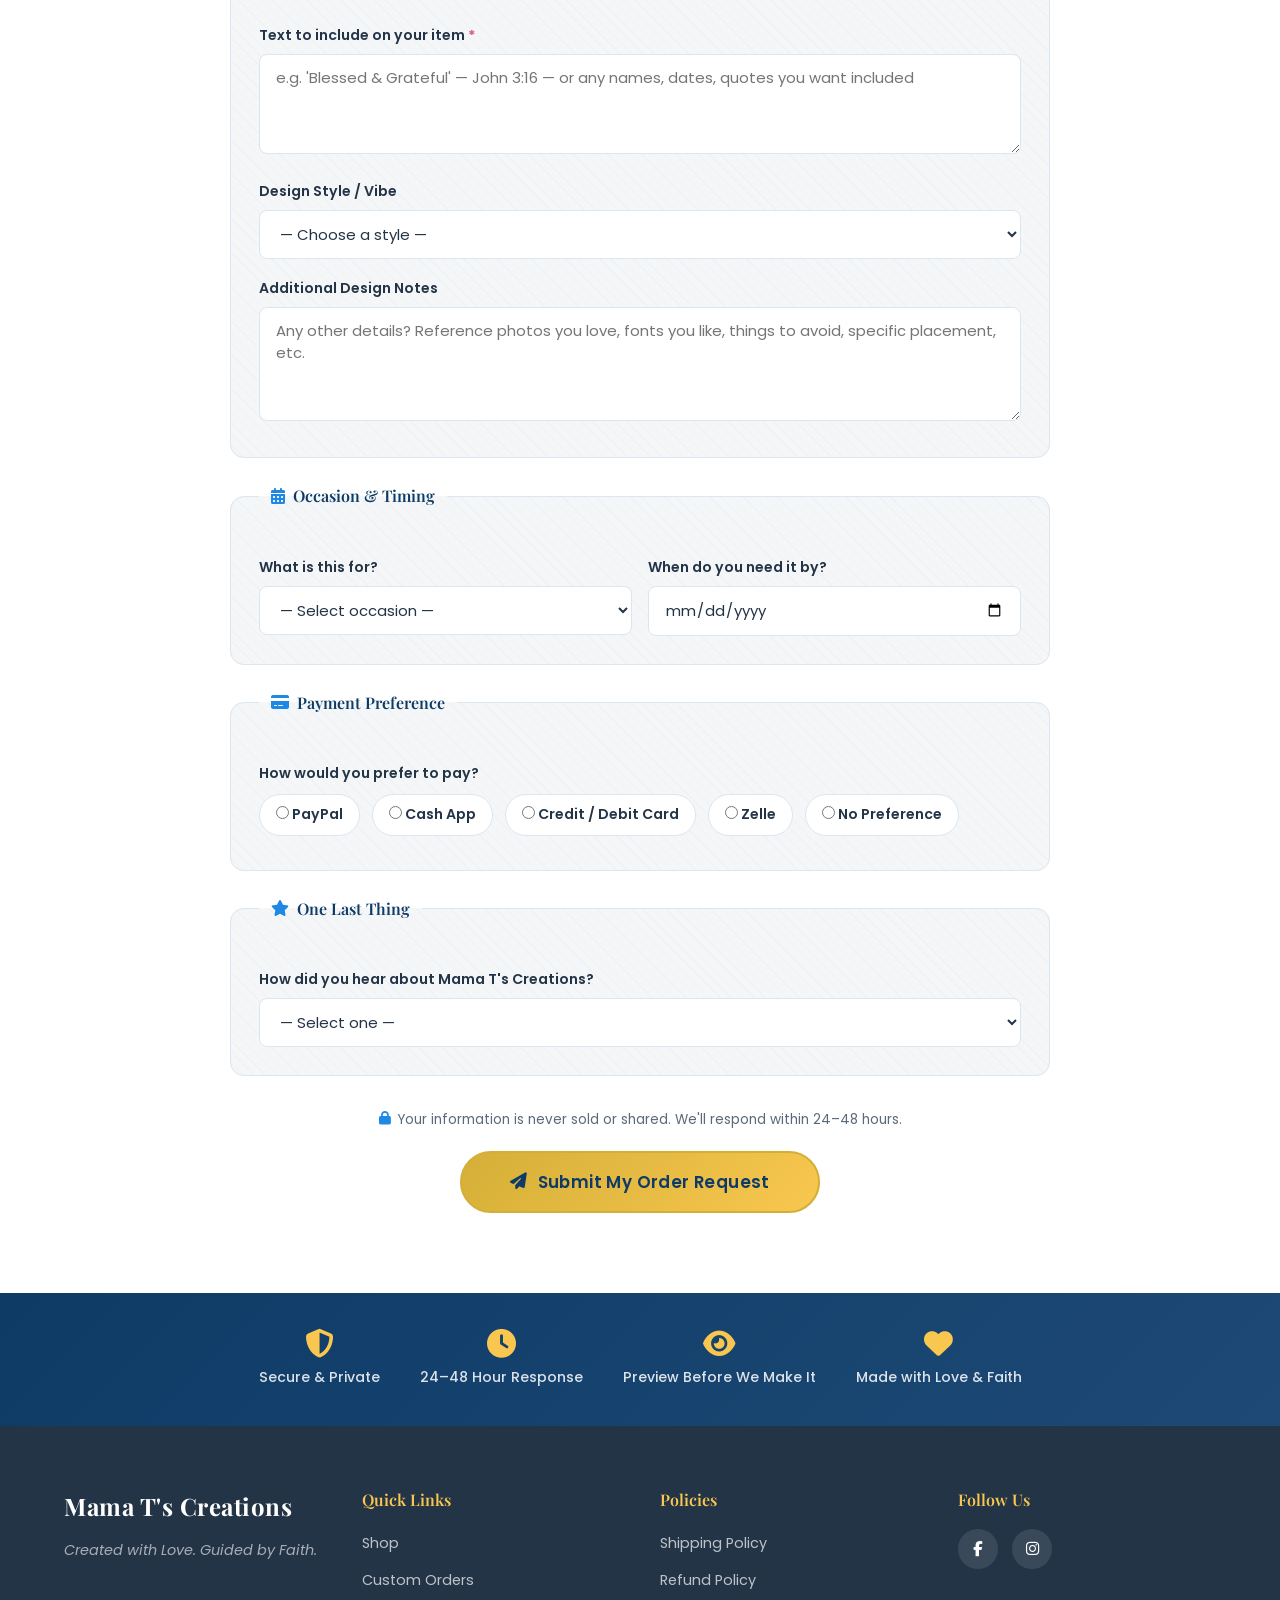
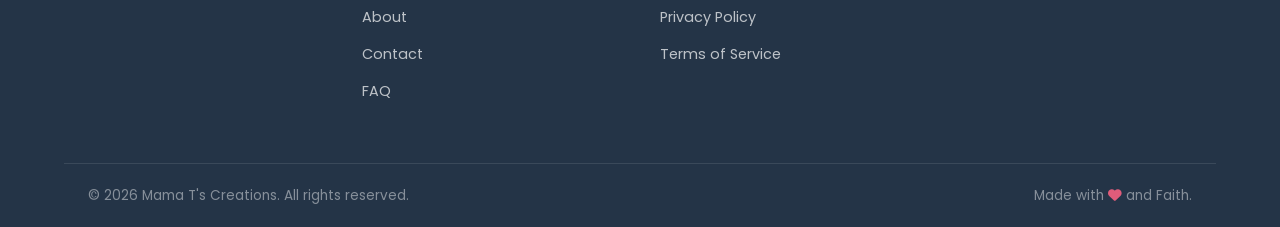
<file: custom-orders.html>
<!DOCTYPE html>
<html lang="en">

<head>
  <!-- ========== META & SEO ========== -->
  <meta charset="UTF-8" />
  <meta name="viewport" content="width=device-width, initial-scale=1.0" />
  <meta name="description" content="Start your custom order at Mama T's Creations. Request a custom shirt, tumbler, coffee cup, or faith-based gift made just for you." />
  <title>Custom Orders | Mama T's Creations</title>

  <!-- ========== GOOGLE FONTS ========== -->
  <link rel="preconnect" href="https://fonts.googleapis.com" />
  <link rel="preconnect" href="https://fonts.gstatic.com" crossorigin />
  <link href="https://fonts.googleapis.com/css2?family=Playfair+Display:wght@400;600;700&family=Poppins:wght@300;400;500;600&family=Great+Vibes&display=swap" rel="stylesheet" />

  <!-- ========== FONT AWESOME ========== -->
  <link rel="stylesheet" href="https://cdnjs.cloudflare.com/ajax/libs/font-awesome/6.5.0/css/all.min.css" />

  <!-- ========== MAIN STYLESHEET ========== -->
  <link rel="stylesheet" href="css/style.css" />
</head>

<body>

  <!-- ========== HEADER / NAVIGATION ========== -->
  <header id="main-header">
    <nav class="navbar">
      <div class="nav-logo">
        <a href="index.html">
          <span class="logo-text">Mama T's Creations</span>
        </a>
      </div>
      <ul class="nav-links">
        <li><a href="index.html">Home</a></li>
        <li><a href="shop.html">Shop</a></li>
        <li><a href="custom-orders.html">Custom Orders</a></li>
        <li><a href="about.html">About</a></li>
        <li><a href="contact.html">Contact</a></li>
      </ul>
      <button class="nav-toggle" aria-label="Toggle navigation">
        <i class="fas fa-bars"></i>
      </button>
    </nav>
  </header>

  <!-- ========== PAGE HERO ========== -->
  <section class="page-hero">
    <div class="page-hero-content">
      <p class="hero-accent">Let's Create Something Special</p>
      <h1>Start Your Custom Order</h1>
      <p>Fill out the form below and we'll reach out within 24–48 hours with your design preview and pricing.</p>
    </div>
  </section>

  <!-- ========== HOW IT WORKS MINI STEPS ========== -->
  <section id="order-steps">
    <div class="container">
      <div class="mini-steps">

        <div class="mini-step">
          <div class="mini-step-icon">
            <i class="fas fa-pencil-alt"></i>
          </div>
          <div class="mini-step-text">
            <h4>1. Fill Out the Form</h4>
            <p>Tell us what you want — product, colors, text, size, and any special details.</p>
          </div>
        </div>

        <div class="mini-step-divider"><i class="fas fa-chevron-right"></i></div>

        <div class="mini-step">
          <div class="mini-step-icon">
            <i class="fas fa-paint-brush"></i>
          </div>
          <div class="mini-step-text">
            <h4>2. We Design It</h4>
            <p>We create your design and send you a preview before anything is made.</p>
          </div>
        </div>

        <div class="mini-step-divider"><i class="fas fa-chevron-right"></i></div>

        <div class="mini-step">
          <div class="mini-step-icon">
            <i class="fas fa-check-circle"></i>
          </div>
          <div class="mini-step-text">
            <h4>3. You Approve</h4>
            <p>You review the design, request changes, and approve before we start making it.</p>
          </div>
        </div>

        <div class="mini-step-divider"><i class="fas fa-chevron-right"></i></div>

        <div class="mini-step">
          <div class="mini-step-icon">
            <i class="fas fa-box"></i>
          </div>
          <div class="mini-step-text">
            <h4>4. Receive It</h4>
            <p>Your custom creation is made with love and shipped right to your door.</p>
          </div>
        </div>

      </div>
    </div>
  </section>

  <!-- ========== CUSTOM ORDER FORM ========== -->
  <section id="order-form-section">
    <div class="container">
      <div class="form-wrapper">

        <div class="form-intro">
          <h2>Tell Us About Your Order</h2>
          <p>The more detail you give us, the better we can bring your vision to life. All fields marked <span class="required-star">*</span> are required.</p>
        </div>

        <!-- 
          IMPORTANT: Replace https://formspree.io/f/mvzjgejw below with your actual
          Formspree endpoint, e.g. https://formspree.io/f/mvzjgejw
        -->
        <form
          class="order-form"
          action="https://formspree.io/f/mvzjgejw"
          method="POST"
        >

          <!-- Hidden field to identify this as a custom order -->
          <input type="hidden" name="_subject" value="New Custom Order Request — Mama T's Creations" />
          <input type="hidden" name="_next" value="thank-you.html" />

          <!-- ===== CONTACT INFORMATION ===== -->
          <fieldset class="form-fieldset">
            <legend><i class="fas fa-user"></i> Your Contact Information</legend>

            <div class="form-row">
              <div class="form-group">
                <label for="first-name">First Name <span class="required-star">*</span></label>
                <input
                  type="text"
                  id="first-name"
                  name="first_name"
                  placeholder="Your first name"
                  required
                />
              </div>
              <div class="form-group">
                <label for="last-name">Last Name <span class="required-star">*</span></label>
                <input
                  type="text"
                  id="last-name"
                  name="last_name"
                  placeholder="Your last name"
                  required
                />
              </div>
            </div>

            <div class="form-row">
              <div class="form-group">
                <label for="email">Email Address <span class="required-star">*</span></label>
                <input
                  type="email"
                  id="email"
                  name="email"
                  placeholder="your@email.com"
                  required
                />
              </div>
              <div class="form-group">
                <label for="phone">Phone Number</label>
                <input
                  type="tel"
                  id="phone"
                  name="phone"
                  placeholder="(555) 000-0000"
                />
              </div>
            </div>

          </fieldset>

          <!-- ===== PRODUCT SELECTION ===== -->
          <fieldset class="form-fieldset">
            <legend><i class="fas fa-box-open"></i> Product Details</legend>

            <div class="form-group">
              <label for="product-type">What product are you ordering? <span class="required-star">*</span></label>
              <select id="product-type" name="product_type" required>
                <option value="" disabled selected>— Select a product —</option>
                <option value="Custom T-Shirt">Custom T-Shirt</option>
                <option value="Coffee Mug">Coffee Mug</option>
                <option value="Glitter Tumbler">Glitter Tumbler</option>
                <option value="Epoxy Tumbler">Epoxy Tumbler</option>
                <option value="Faith-Based Gift">Faith-Based Gift</option>
                <option value="Personalized Gift">Personalized Gift</option>
                <option value="Seasonal Item">Seasonal Item</option>
                <option value="Gift Set">Gift Set</option>
                <option value="Other / Not Sure">Other / Not Sure</option>
              </select>
            </div>

            <div class="form-row">
              <div class="form-group">
                <label for="quantity">Quantity <span class="required-star">*</span></label>
                <input
                  type="number"
                  id="quantity"
                  name="quantity"
                  min="1"
                  placeholder="How many?"
                  required
                />
              </div>
              <div class="form-group">
                <label for="size">Size (if applicable)</label>
                <select id="size" name="size">
                  <option value="" disabled selected>— Select size —</option>
                  <option value="XS">XS</option>
                  <option value="S">S</option>
                  <option value="M">M</option>
                  <option value="L">L</option>
                  <option value="XL">XL</option>
                  <option value="2XL">2XL</option>
                  <option value="3XL">3XL</option>
                  <option value="N/A">N/A — Not a shirt</option>
                </select>
              </div>
            </div>

            <div class="form-group">
              <label for="colors">Preferred Colors <span class="required-star">*</span></label>
              <input
                type="text"
                id="colors"
                name="colors"
                placeholder="e.g. Black shirt with gold lettering, sky blue background"
                required
              />
            </div>

          </fieldset>

          <!-- ===== DESIGN DETAILS ===== -->
          <fieldset class="form-fieldset">
            <legend><i class="fas fa-paint-brush"></i> Design Details</legend>

            <div class="form-group">
              <label for="custom-text">Text to include on your item <span class="required-star">*</span></label>
              <textarea
                id="custom-text"
                name="custom_text"
                rows="3"
                placeholder="e.g. 'Blessed & Grateful' — John 3:16 — or any names, dates, quotes you want included"
                required
              ></textarea>
            </div>

            <div class="form-group">
              <label for="design-style">Design Style / Vibe</label>
              <select id="design-style" name="design_style">
                <option value="" disabled selected>— Choose a style —</option>
                <option value="Faith / Scripture">Faith / Scripture</option>
                <option value="Elegant / Classy">Elegant / Classy</option>
                <option value="Bold / Bright">Bold / Bright</option>
                <option value="Simple / Minimalist">Simple / Minimalist</option>
                <option value="Floral / Feminine">Floral / Feminine</option>
                <option value="Fun / Playful">Fun / Playful</option>
                <option value="Holiday / Seasonal">Holiday / Seasonal</option>
                <option value="No Preference">No Preference — Surprise Me</option>
              </select>
            </div>

            <div class="form-group">
              <label for="design-notes">Additional Design Notes</label>
              <textarea
                id="design-notes"
                name="design_notes"
                rows="4"
                placeholder="Any other details? Reference photos you love, fonts you like, things to avoid, specific placement, etc."
              ></textarea>
            </div>

          </fieldset>

          <!-- ===== OCCASION / TIMING ===== -->
          <fieldset class="form-fieldset">
            <legend><i class="fas fa-calendar-alt"></i> Occasion & Timing</legend>

            <div class="form-row">
              <div class="form-group">
                <label for="occasion">What is this for?</label>
                <select id="occasion" name="occasion">
                  <option value="" disabled selected>— Select occasion —</option>
                  <option value="Birthday">Birthday</option>
                  <option value="Anniversary">Anniversary</option>
                  <option value="Wedding">Wedding</option>
                  <option value="Baby Shower">Baby Shower</option>
                  <option value="Graduation">Graduation</option>
                  <option value="Church / Ministry">Church / Ministry</option>
                  <option value="Holiday Gift">Holiday Gift</option>
                  <option value="Just Because">Just Because</option>
                  <option value="Business / Promo">Business / Promo</option>
                  <option value="Other">Other</option>
                </select>
              </div>
              <div class="form-group">
                <label for="needed-by">When do you need it by?</label>
                <input
                  type="date"
                  id="needed-by"
                  name="needed_by"
                />
              </div>
            </div>

          </fieldset>

          <!-- ===== PAYMENT PREFERENCE ===== -->
          <fieldset class="form-fieldset">
            <legend><i class="fas fa-credit-card"></i> Payment Preference</legend>

            <div class="form-group">
              <label>How would you prefer to pay?</label>
              <div class="checkbox-group">
                <label class="checkbox-label">
                  <input type="radio" name="payment_method" value="PayPal" /> PayPal
                </label>
                <label class="checkbox-label">
                  <input type="radio" name="payment_method" value="Cash App" /> Cash App
                </label>
                <label class="checkbox-label">
                  <input type="radio" name="payment_method" value="Stripe / Card" /> Credit / Debit Card
                </label>
                <label class="checkbox-label">
                  <input type="radio" name="payment_method" value="Zelle" /> Zelle
                </label>
                <label class="checkbox-label">
                  <input type="radio" name="payment_method" value="No Preference" /> No Preference
                </label>
              </div>
            </div>

          </fieldset>

          <!-- ===== HOW DID YOU HEAR ABOUT US ===== -->
          <fieldset class="form-fieldset">
            <legend><i class="fas fa-star"></i> One Last Thing</legend>

            <div class="form-group">
              <label for="referral">How did you hear about Mama T's Creations?</label>
              <select id="referral" name="referral">
                <option value="" disabled selected>— Select one —</option>
                <option value="Instagram">Instagram</option>
                <option value="Facebook">Facebook</option>
                <option value="TikTok">TikTok</option>
                <option value="Word of Mouth">Word of Mouth / Friend</option>
                <option value="Google">Google Search</option>
                <option value="Pinterest">Pinterest</option>
                <option value="Returning Customer">I'm a Returning Customer</option>
                <option value="Other">Other</option>
              </select>
            </div>

          </fieldset>

          <!-- ===== SUBMIT BUTTON ===== -->
          <div class="form-submit">
            <p class="form-note">
              <i class="fas fa-lock"></i>
              Your information is never sold or shared. We'll respond within 24–48 hours.
            </p>
            <button type="submit" class="btn btn-primary btn-large">
              <i class="fas fa-paper-plane"></i> Submit My Order Request
            </button>
          </div>

        </form>

      </div>
    </div>
  </section>

  <!-- ========== TRUST STRIP ========== -->
  <section id="trust-strip">
    <div class="container">
      <div class="trust-grid">
        <div class="trust-item">
          <i class="fas fa-shield-alt"></i>
          <p>Secure & Private</p>
        </div>
        <div class="trust-item">
          <i class="fas fa-clock"></i>
          <p>24–48 Hour Response</p>
        </div>
        <div class="trust-item">
          <i class="fas fa-eye"></i>
          <p>Preview Before We Make It</p>
        </div>
        <div class="trust-item">
          <i class="fas fa-heart"></i>
          <p>Made with Love & Faith</p>
        </div>
      </div>
    </div>
  </section>

  <!-- ========== FOOTER ========== -->
  <footer id="main-footer">
    <div class="container">
      <div class="footer-grid">
        <div class="footer-brand">
          <span class="logo-text">Mama T's Creations</span>
          <p>Created with Love. Guided by Faith.</p>
        </div>
        <div class="footer-links">
          <h4>Quick Links</h4>
          <ul>
            <li><a href="shop.html">Shop</a></li>
            <li><a href="custom-orders.html">Custom Orders</a></li>
            <li><a href="about.html">About</a></li>
            <li><a href="contact.html">Contact</a></li>
            <li><a href="faq.html">FAQ</a></li>
          </ul>
        </div>
        <div class="footer-policies">
          <h4>Policies</h4>
          <ul>
            <li><a href="shipping-policy.html">Shipping Policy</a></li>
            <li><a href="refund-policy.html">Refund Policy</a></li>
            <li><a href="privacy-policy.html">Privacy Policy</a></li>
            <li><a href="terms.html">Terms of Service</a></li>
          </ul>
        </div>
        <div class="footer-social">
          <h4>Follow Us</h4>
          <div class="social-icons">
            <a href="#" aria-label="Facebook"><i class="fab fa-facebook-f"></i></a>
            <a href="https://instagram.com/tsmith64068" target="_blank" aria-label="Instagram"><i class="fab fa-instagram"></i></a>
            <!-- TikTok and Pinterest links to be added when accounts are confirmed -->
          </div>
        </div>
      </div>
      <div class="footer-bottom">
        <p>&copy; 2025 Mama T's Creations. All rights reserved.</p>
        <p>Made with <i class="fas fa-heart"></i> and Faith.</p>
      </div>
    </div>
  </footer>

  <script src="js/main.js"></script>

</body>
</html>
</file>
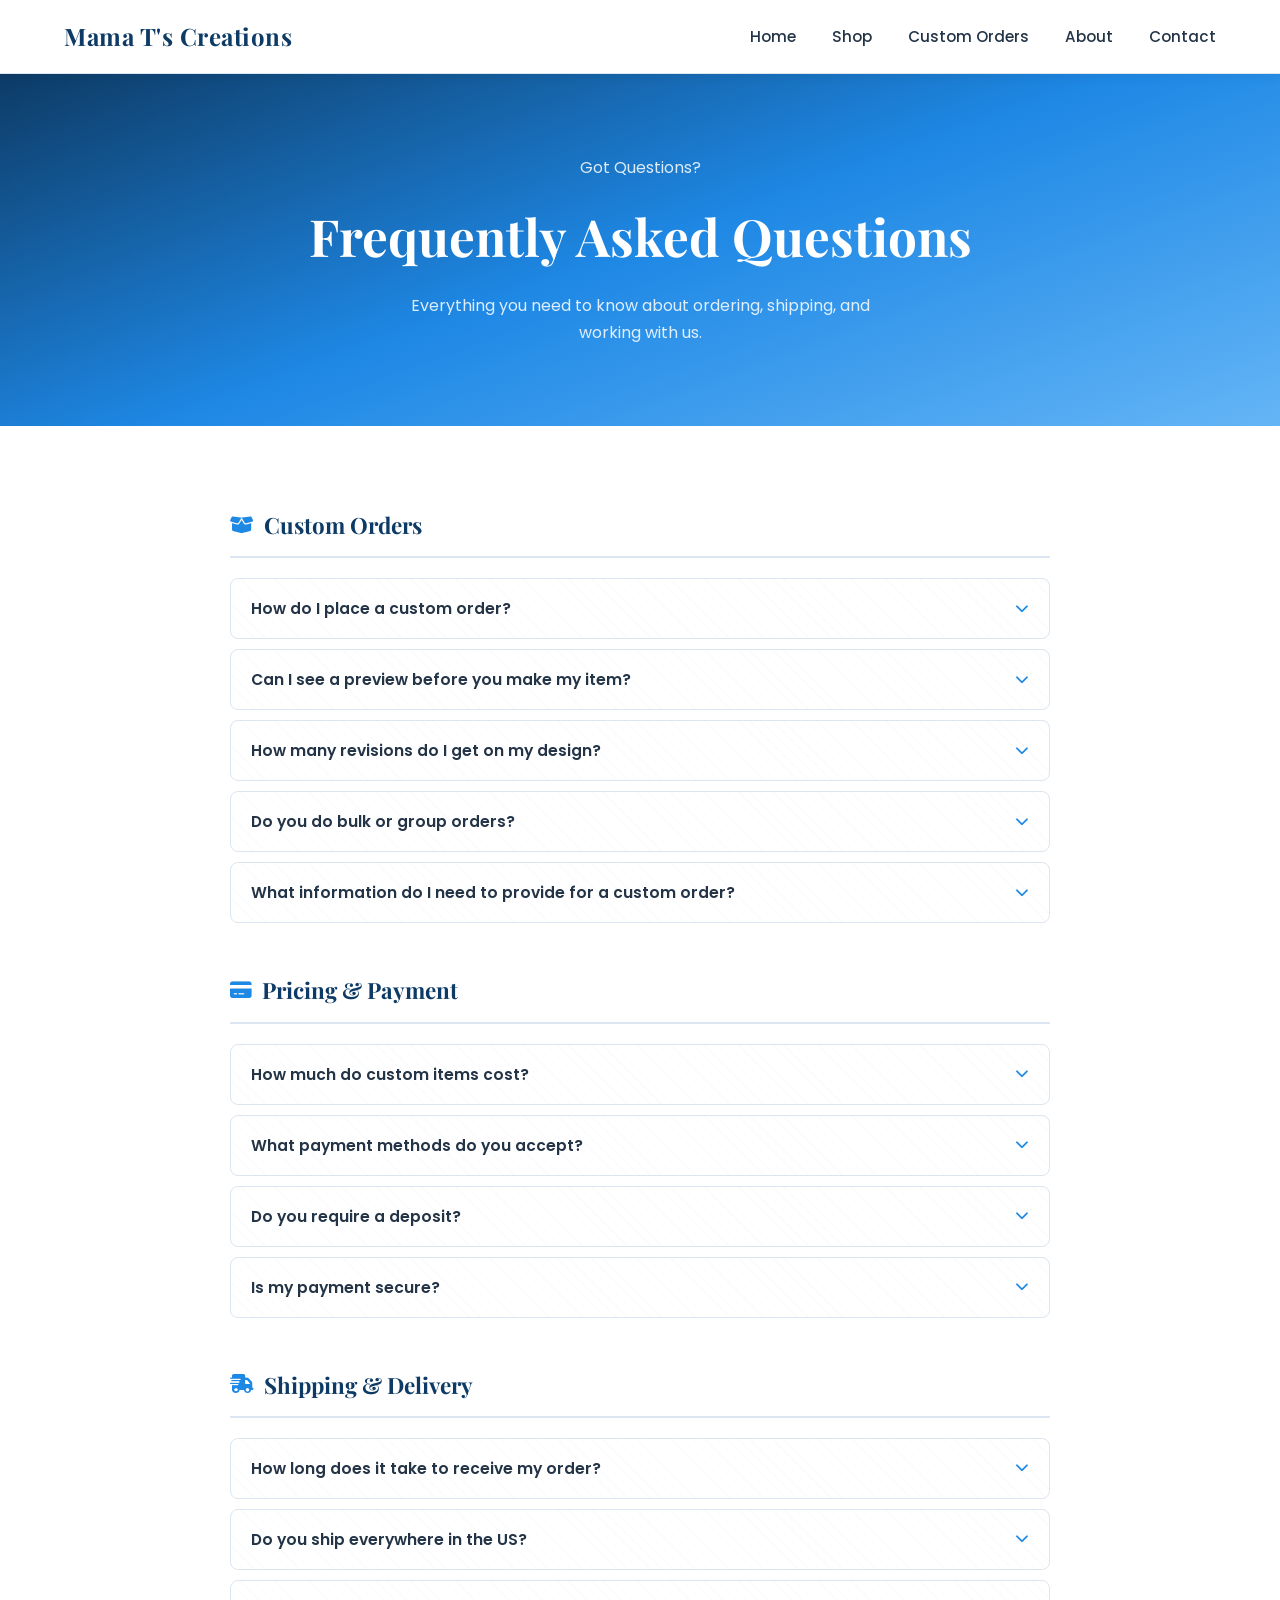
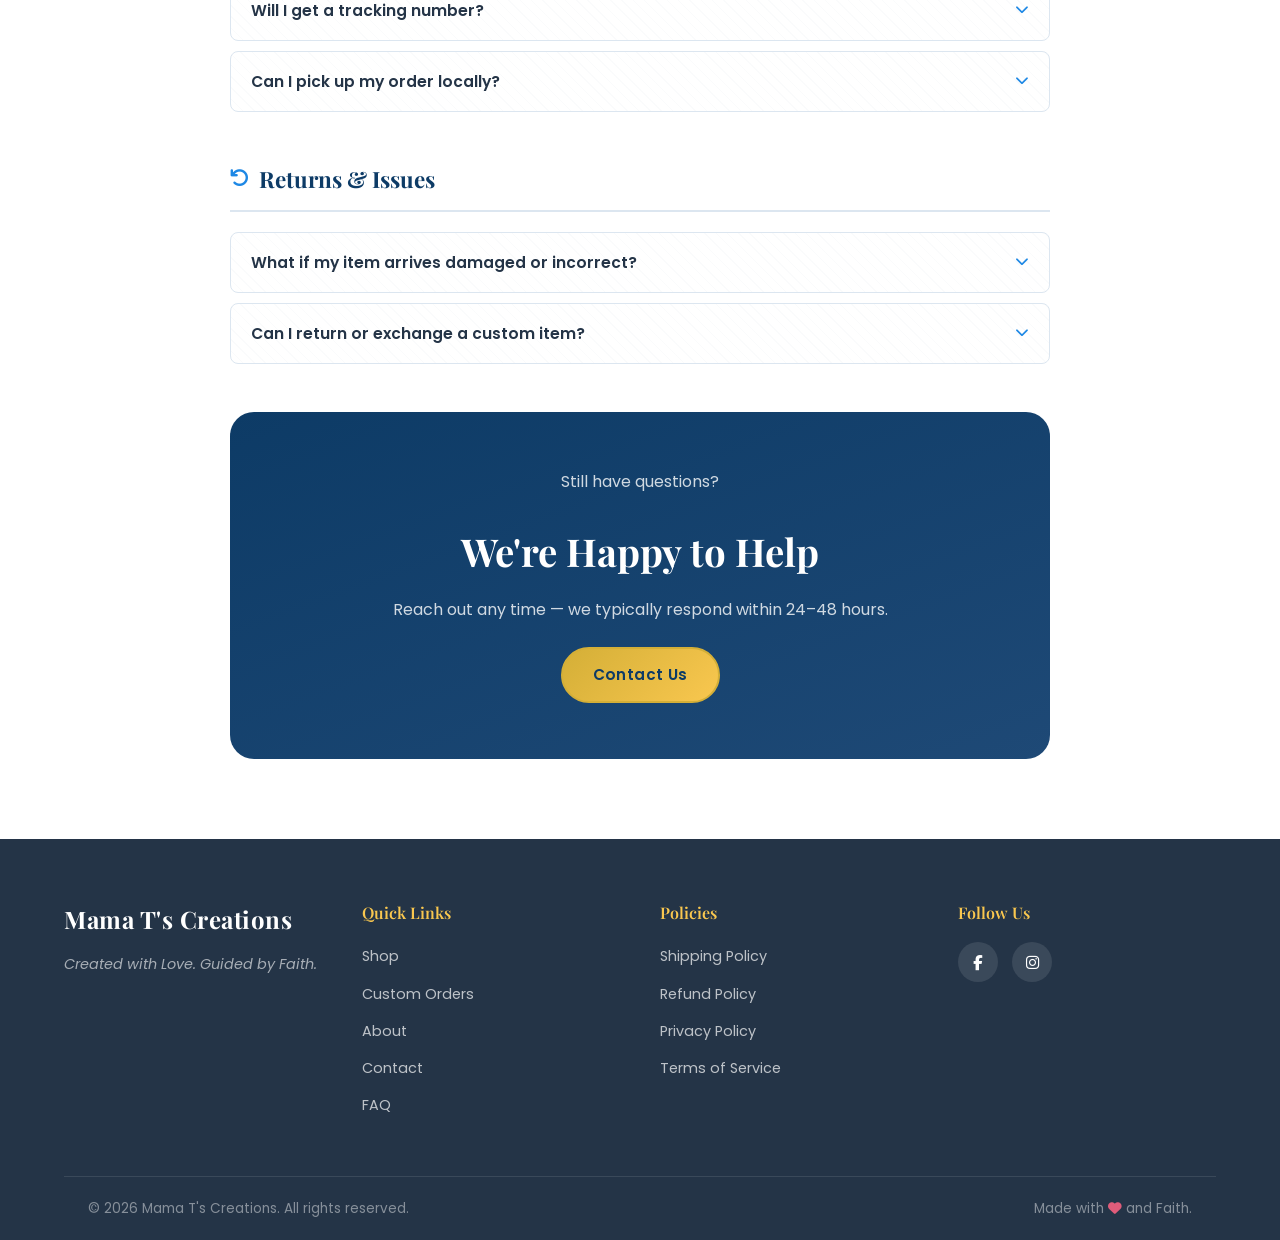
<file: faq.html>
<!DOCTYPE html>
<html lang="en">

<head>
  <meta charset="UTF-8" />
  <meta name="viewport" content="width=device-width, initial-scale=1.0" />
  <meta name="description" content="Frequently asked questions about Mama T's Creations — custom orders, shipping, payments, and more." />
  <title>FAQ | Mama T's Creations</title>

  <link rel="preconnect" href="https://fonts.googleapis.com" />
  <link rel="preconnect" href="https://fonts.gstatic.com" crossorigin />
  <link href="https://fonts.googleapis.com/css2?family=Playfair+Display:wght@400;600;700&family=Poppins:wght@300;400;500;600&family=Great+Vibes&display=swap" rel="stylesheet" />
  <link rel="stylesheet" href="https://cdnjs.cloudflare.com/ajax/libs/font-awesome/6.5.0/css/all.min.css" />
  <link rel="stylesheet" href="css/style.css" />
</head>

<body>

  <!-- ========== NAVIGATION ========== -->
  <header id="main-header">
    <nav class="navbar">
      <div class="nav-logo">
        <a href="index.html"><span class="logo-text">Mama T's Creations</span></a>
      </div>
      <ul class="nav-links">
        <li><a href="index.html">Home</a></li>
        <li><a href="shop.html">Shop</a></li>
        <li><a href="custom-orders.html">Custom Orders</a></li>
        <li><a href="about.html">About</a></li>
        <li><a href="contact.html">Contact</a></li>
      </ul>
      <button class="nav-toggle" aria-label="Toggle navigation">
        <i class="fas fa-bars"></i>
      </button>
    </nav>
  </header>

  <!-- ========== PAGE HERO ========== -->
  <section class="page-hero">
    <div class="page-hero-content">
      <p class="hero-accent">Got Questions?</p>
      <h1>Frequently Asked Questions</h1>
      <p>Everything you need to know about ordering, shipping, and working with us.</p>
    </div>
  </section>

  <!-- ========== FAQ SECTION ========== -->
  <section id="faq-section">
    <div class="container">
      <div class="faq-wrapper">

        <!-- ORDERING -->
        <div class="faq-category">
          <h2><i class="fas fa-box-open"></i> Custom Orders</h2>

          <div class="faq-item">
            <button class="faq-question">
              How do I place a custom order?
              <i class="fas fa-chevron-down"></i>
            </button>
            <div class="faq-answer">
              <p>Simply fill out our <a href="custom-orders.html">Custom Order Form</a>. Tell us what product you want, your color preferences, any text or design details, and your contact info. We'll respond within 24–48 hours with a design preview and pricing.</p>
            </div>
          </div>

          <div class="faq-item">
            <button class="faq-question">
              Can I see a preview before you make my item?
              <i class="fas fa-chevron-down"></i>
            </button>
            <div class="faq-answer">
              <p>Absolutely — and we wouldn't have it any other way. We always send you a digital design preview before we make anything. You can request changes until you're happy, then we move forward with production.</p>
            </div>
          </div>

          <div class="faq-item">
            <button class="faq-question">
              How many revisions do I get on my design?
              <i class="fas fa-chevron-down"></i>
            </button>
            <div class="faq-answer">
              <p>We include up to 2 rounds of revisions with every custom order. Additional revision rounds may have a small fee depending on the scope of changes. We always aim to get it right within those first two rounds.</p>
            </div>
          </div>

          <div class="faq-item">
            <button class="faq-question">
              Do you do bulk or group orders?
              <i class="fas fa-chevron-down"></i>
            </button>
            <div class="faq-answer">
              <p>Yes! We love group orders — family reunions, church events, school groups, birthday parties, you name it. Bulk pricing is available. Just mention the quantity in your custom order form and we'll work out the best price for you.</p>
            </div>
          </div>

          <div class="faq-item">
            <button class="faq-question">
              What information do I need to provide for a custom order?
              <i class="fas fa-chevron-down"></i>
            </button>
            <div class="faq-answer">
              <p>The more detail the better! We'll need: the product type, quantity, size (for shirts), your preferred colors, any text or names to include, the occasion if applicable, and your contact info. Our order form walks you through all of it step by step.</p>
            </div>
          </div>

        </div>

        <!-- PRICING & PAYMENT -->
        <div class="faq-category">
          <h2><i class="fas fa-credit-card"></i> Pricing & Payment</h2>

          <div class="faq-item">
            <button class="faq-question">
              How much do custom items cost?
              <i class="fas fa-chevron-down"></i>
            </button>
            <div class="faq-answer">
              <p>Pricing depends on the product, quantity, and design complexity. Custom T-shirts start at $22–$28, mugs start at $18–$22, and tumblers start at $35–$40. We'll give you an exact quote after reviewing your order request — no surprises.</p>
            </div>
          </div>

          <div class="faq-item">
            <button class="faq-question">
              What payment methods do you accept?
              <i class="fas fa-chevron-down"></i>
            </button>
            <div class="faq-answer">
              <p>We accept PayPal, Cash App, Zelle, and credit/debit cards via secure payment link. Payment method can be selected on your order form. We do not accept direct card numbers over email or text — all card payments go through a secure processor.</p>
            </div>
          </div>

          <div class="faq-item">
            <button class="faq-question">
              Do you require a deposit?
              <i class="fas fa-chevron-down"></i>
            </button>
            <div class="faq-answer">
              <p>Yes. We require a 50% deposit before we begin designing your order. The remaining balance is due before your item ships. This protects both you and us and ensures we can dedicate our full attention to your creation.</p>
            </div>
          </div>

          <div class="faq-item">
            <button class="faq-question">
              Is my payment secure?
              <i class="fas fa-chevron-down"></i>
            </button>
            <div class="faq-answer">
              <p>Yes. We never ask for card numbers directly. All card payments are processed through trusted, encrypted payment platforms. Your financial information is never stored on our website.</p>
            </div>
          </div>

        </div>

        <!-- SHIPPING -->
        <div class="faq-category">
          <h2><i class="fas fa-shipping-fast"></i> Shipping & Delivery</h2>

          <div class="faq-item">
            <button class="faq-question">
              How long does it take to receive my order?
              <i class="fas fa-chevron-down"></i>
            </button>
            <div class="faq-answer">
              <p>Production time is typically 3–7 business days after design approval and payment. Shipping adds another 3–7 business days depending on your location. Rush orders may be available — just mention your deadline in the order form.</p>
            </div>
          </div>

          <div class="faq-item">
            <button class="faq-question">
              Do you ship everywhere in the US?
              <i class="fas fa-chevron-down"></i>
            </button>
            <div class="faq-answer">
              <p>Yes, we ship to all 50 US states. International shipping may be available on a case-by-case basis — contact us to ask about your location.</p>
            </div>
          </div>

          <div class="faq-item">
            <button class="faq-question">
              Will I get a tracking number?
              <i class="fas fa-chevron-down"></i>
            </button>
            <div class="faq-answer">
              <p>Yes! Once your order ships, we'll send your tracking number to the email address you provided. You can use it to follow your package all the way to your door.</p>
            </div>
          </div>

          <div class="faq-item">
            <button class="faq-question">
              Can I pick up my order locally?
              <i class="fas fa-chevron-down"></i>
            </button>
            <div class="faq-answer">
              <p>Local pickup may be available depending on your location. Mention it in your order notes or contact us directly to arrange pickup and save on shipping costs.</p>
            </div>
          </div>

        </div>

        <!-- RETURNS -->
        <div class="faq-category">
          <h2><i class="fas fa-undo"></i> Returns & Issues</h2>

          <div class="faq-item">
            <button class="faq-question">
              What if my item arrives damaged or incorrect?
              <i class="fas fa-chevron-down"></i>
            </button>
            <div class="faq-answer">
              <p>We're so sorry if that happens — please contact us within 48 hours of delivery with a photo of the issue. If the error is on our end, we will remake or refund your item at no cost to you. Your satisfaction is our priority.</p>
            </div>
          </div>

          <div class="faq-item">
            <button class="faq-question">
              Can I return or exchange a custom item?
              <i class="fas fa-chevron-down"></i>
            </button>
            <div class="faq-answer">
              <p>Because all items are made to order and personalized specifically for you, we are unable to accept returns or exchanges unless the item arrived damaged or was made incorrectly. Please review your design approval carefully before confirming.</p>
            </div>
          </div>

        </div>

        <!-- MORE QUESTIONS -->
        <div class="faq-cta">
          <p class="hero-accent">Still have questions?</p>
          <h2>We're Happy to Help</h2>
          <p>Reach out any time — we typically respond within 24–48 hours.</p>
          <a href="contact.html" class="btn btn-primary">Contact Us</a>
        </div>

      </div>
    </div>
  </section>

  <!-- ========== FOOTER ========== -->
  <footer id="main-footer">
    <div class="container">
      <div class="footer-grid">
        <div class="footer-brand">
          <span class="logo-text">Mama T's Creations</span>
          <p>Created with Love. Guided by Faith.</p>
        </div>
        <div class="footer-links">
          <h4>Quick Links</h4>
          <ul>
            <li><a href="shop.html">Shop</a></li>
            <li><a href="custom-orders.html">Custom Orders</a></li>
            <li><a href="about.html">About</a></li>
            <li><a href="contact.html">Contact</a></li>
            <li><a href="faq.html">FAQ</a></li>
          </ul>
        </div>
        <div class="footer-policies">
          <h4>Policies</h4>
          <ul>
            <li><a href="shipping-policy.html">Shipping Policy</a></li>
            <li><a href="refund-policy.html">Refund Policy</a></li>
            <li><a href="privacy-policy.html">Privacy Policy</a></li>
            <li><a href="terms.html">Terms of Service</a></li>
          </ul>
        </div>
        <div class="footer-social">
          <h4>Follow Us</h4>
          <div class="social-icons">
            <a href="#" aria-label="Facebook"><i class="fab fa-facebook-f"></i></a>
            <a href="https://instagram.com/tsmith64068" target="_blank" aria-label="Instagram"><i class="fab fa-instagram"></i></a>
            <!-- TikTok and Pinterest links to be added when accounts are confirmed -->
          </div>
        </div>
      </div>
      <div class="footer-bottom">
        <p>&copy; 2025 Mama T's Creations. All rights reserved.</p>
        <p>Made with <i class="fas fa-heart"></i> and Faith.</p>
      </div>
    </div>
  </footer>

  <script src="js/main.js"></script>
</body>
</html>
</file>
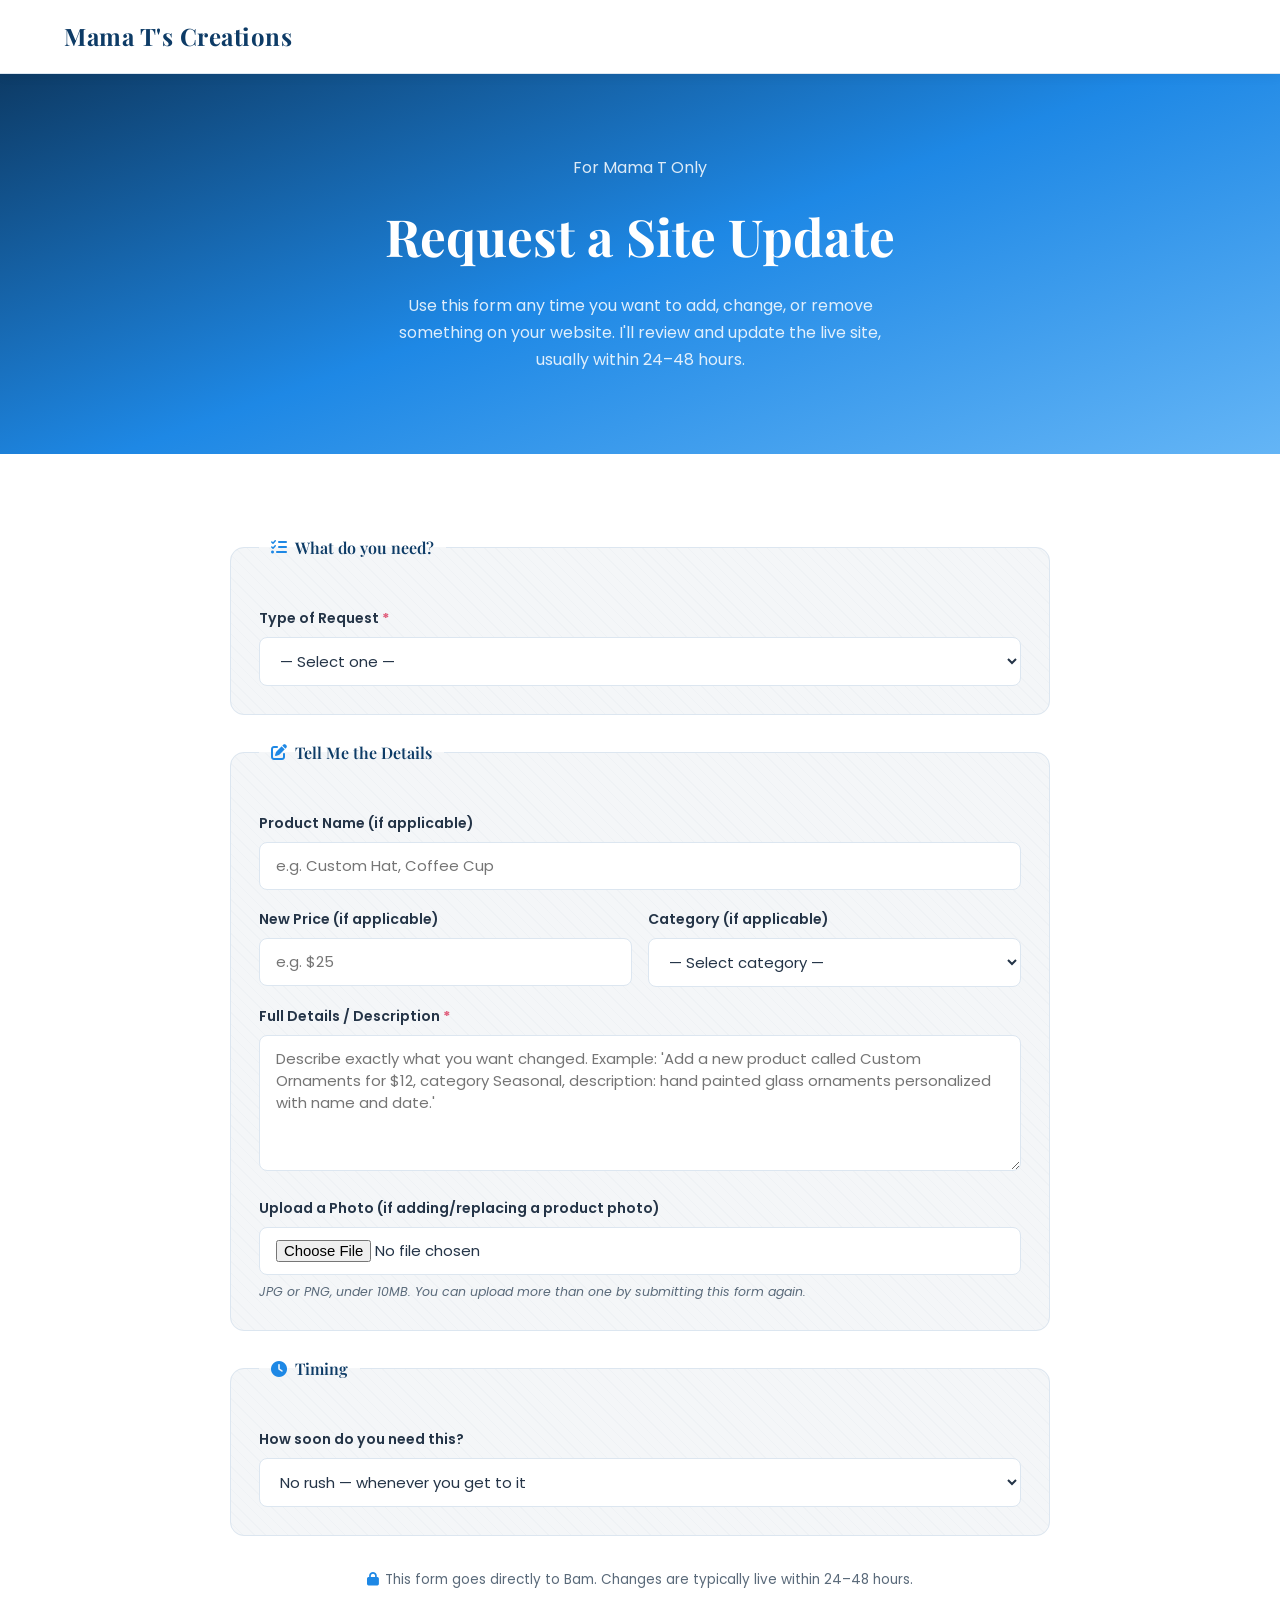
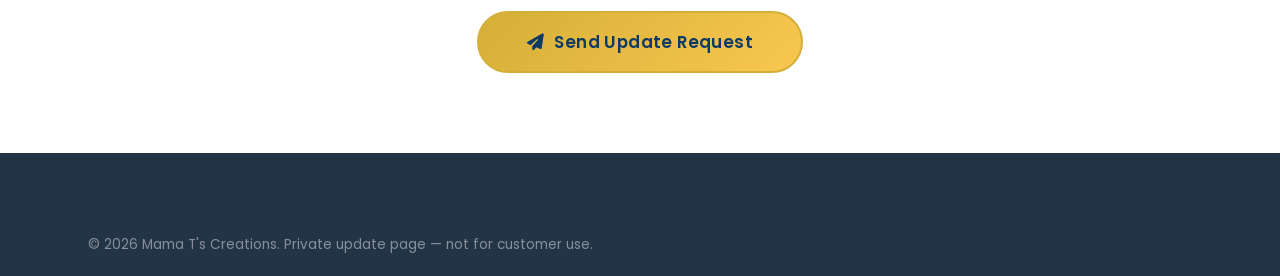
<file: manage.html>
<!DOCTYPE html>
<html lang="en">

<head>
  <meta charset="UTF-8" />
  <meta name="viewport" content="width=device-width, initial-scale=1.0" />
  <meta name="robots" content="noindex, nofollow" />
  <title>Site Updates | Mama T's Creations</title>

  <link rel="preconnect" href="https://fonts.googleapis.com" />
  <link rel="preconnect" href="https://fonts.gstatic.com" crossorigin />
  <link href="https://fonts.googleapis.com/css2?family=Playfair+Display:wght@400;600;700&family=Poppins:wght@300;400;500;600&display=swap" rel="stylesheet" />
  <link rel="stylesheet" href="https://cdnjs.cloudflare.com/ajax/libs/font-awesome/6.5.0/css/all.min.css" />
  <link rel="stylesheet" href="css/style.css" />
  <link rel="icon" type="image/png" href="assets/logo/favicon.png" />
</head>

<body>

  <header id="main-header">
    <nav class="navbar">
      <div class="nav-logo">
        <a href="index.html"><span class="logo-text">Mama T's Creations</span></a>
      </div>
    </nav>
  </header>

  <section class="page-hero">
    <div class="page-hero-content">
      <p class="hero-accent">For Mama T Only</p>
      <h1>Request a Site Update</h1>
      <p>Use this form any time you want to add, change, or remove something on your website. I'll review and update the live site, usually within 24–48 hours.</p>
    </div>
  </section>

  <section id="order-form-section">
    <div class="container">
      <div class="form-wrapper">

        <form
          class="order-form"
          action="https://formspree.io/f/xpqgyawb"
          method="POST"
          enctype="multipart/form-data"
        >
          <input type="hidden" name="_subject" value="Site Update Request — Mama T's Creations" />
          <input type="hidden" name="_next" value="thank-you.html" />

          <fieldset class="form-fieldset">
            <legend><i class="fas fa-tasks"></i> What do you need?</legend>

            <div class="form-group">
              <label for="request-type">Type of Request <span class="required-star">*</span></label>
              <select id="request-type" name="request_type" required>
                <option value="" disabled selected>— Select one —</option>
                <option value="Add a New Product">Add a New Product</option>
                <option value="Remove a Product">Remove a Product</option>
                <option value="Change a Price">Change a Price</option>
                <option value="Update a Description">Update a Description</option>
                <option value="Replace a Photo">Replace a Photo</option>
                <option value="Update Contact Info">Update Contact Info</option>
                <option value="Other Change">Other Change</option>
              </select>
            </div>

          </fieldset>

          <fieldset class="form-fieldset">
            <legend><i class="fas fa-edit"></i> Tell Me the Details</legend>

            <div class="form-group">
              <label for="product-name">Product Name (if applicable)</label>
              <input type="text" id="product-name" name="product_name" placeholder="e.g. Custom Hat, Coffee Cup" />
            </div>

            <div class="form-row">
              <div class="form-group">
                <label for="new-price">New Price (if applicable)</label>
                <input type="text" id="new-price" name="new_price" placeholder="e.g. $25" />
              </div>
              <div class="form-group">
                <label for="category">Category (if applicable)</label>
                <select id="category" name="category">
                  <option value="" disabled selected>— Select category —</option>
                  <option value="T-Shirts">T-Shirts</option>
                  <option value="Drinkware">Drinkware</option>
                  <option value="Hats">Hats</option>
                  <option value="Plates">Plates</option>
                  <option value="Socks">Socks</option>
                  <option value="Bags">Bags</option>
                  <option value="Polo Shirts">Polo Shirts</option>
                  <option value="Other / New Category">Other / New Category</option>
                </select>
              </div>
            </div>

            <div class="form-group">
              <label for="description">Full Details / Description <span class="required-star">*</span></label>
              <textarea
                id="description"
                name="description"
                rows="5"
                placeholder="Describe exactly what you want changed. Example: 'Add a new product called Custom Ornaments for $12, category Seasonal, description: hand painted glass ornaments personalized with name and date.'"
                required
              ></textarea>
            </div>

            <div class="form-group">
              <label for="photo-upload">Upload a Photo (if adding/replacing a product photo)</label>
              <input type="file" id="photo-upload" name="photo" accept="image/*" />
              <p class="field-hint">JPG or PNG, under 10MB. You can upload more than one by submitting this form again.</p>
            </div>

          </fieldset>

          <fieldset class="form-fieldset">
            <legend><i class="fas fa-clock"></i> Timing</legend>

            <div class="form-group">
              <label for="urgency">How soon do you need this?</label>
              <select id="urgency" name="urgency">
                <option value="No Rush">No rush — whenever you get to it</option>
                <option value="This Week">This week</option>
                <option value="Urgent">Urgent — please prioritize</option>
              </select>
            </div>

          </fieldset>

          <div class="form-submit">
            <p class="form-note">
              <i class="fas fa-lock"></i>
              This form goes directly to Bam. Changes are typically live within 24–48 hours.
            </p>
            <button type="submit" class="btn btn-primary btn-large">
              <i class="fas fa-paper-plane"></i> Send Update Request
            </button>
          </div>

        </form>

      </div>
    </div>
  </section>

  <footer id="main-footer">
    <div class="container">
      <div class="footer-bottom">
        <p>&copy; 2025 Mama T's Creations. Private update page — not for customer use.</p>
      </div>
    </div>
  </footer>

  <script src="js/main.js"></script>
</body>
</html>
</file>
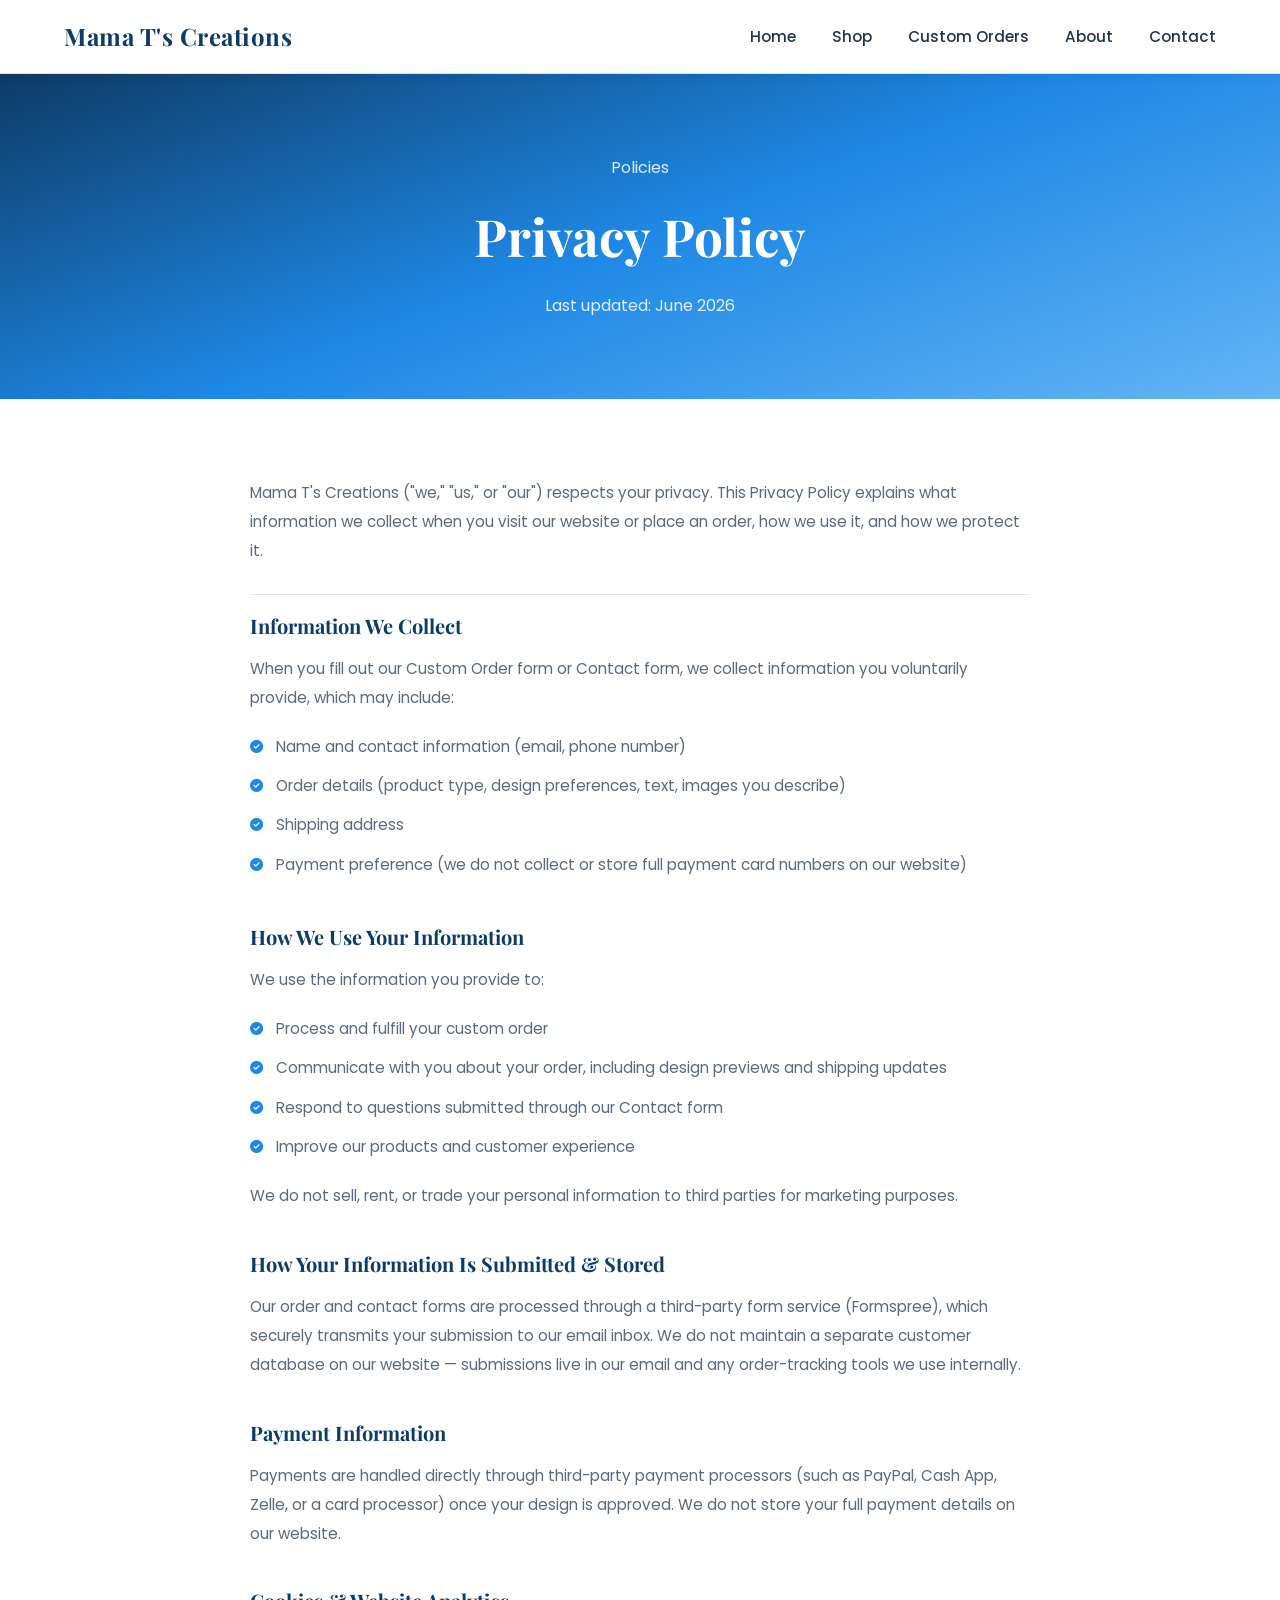
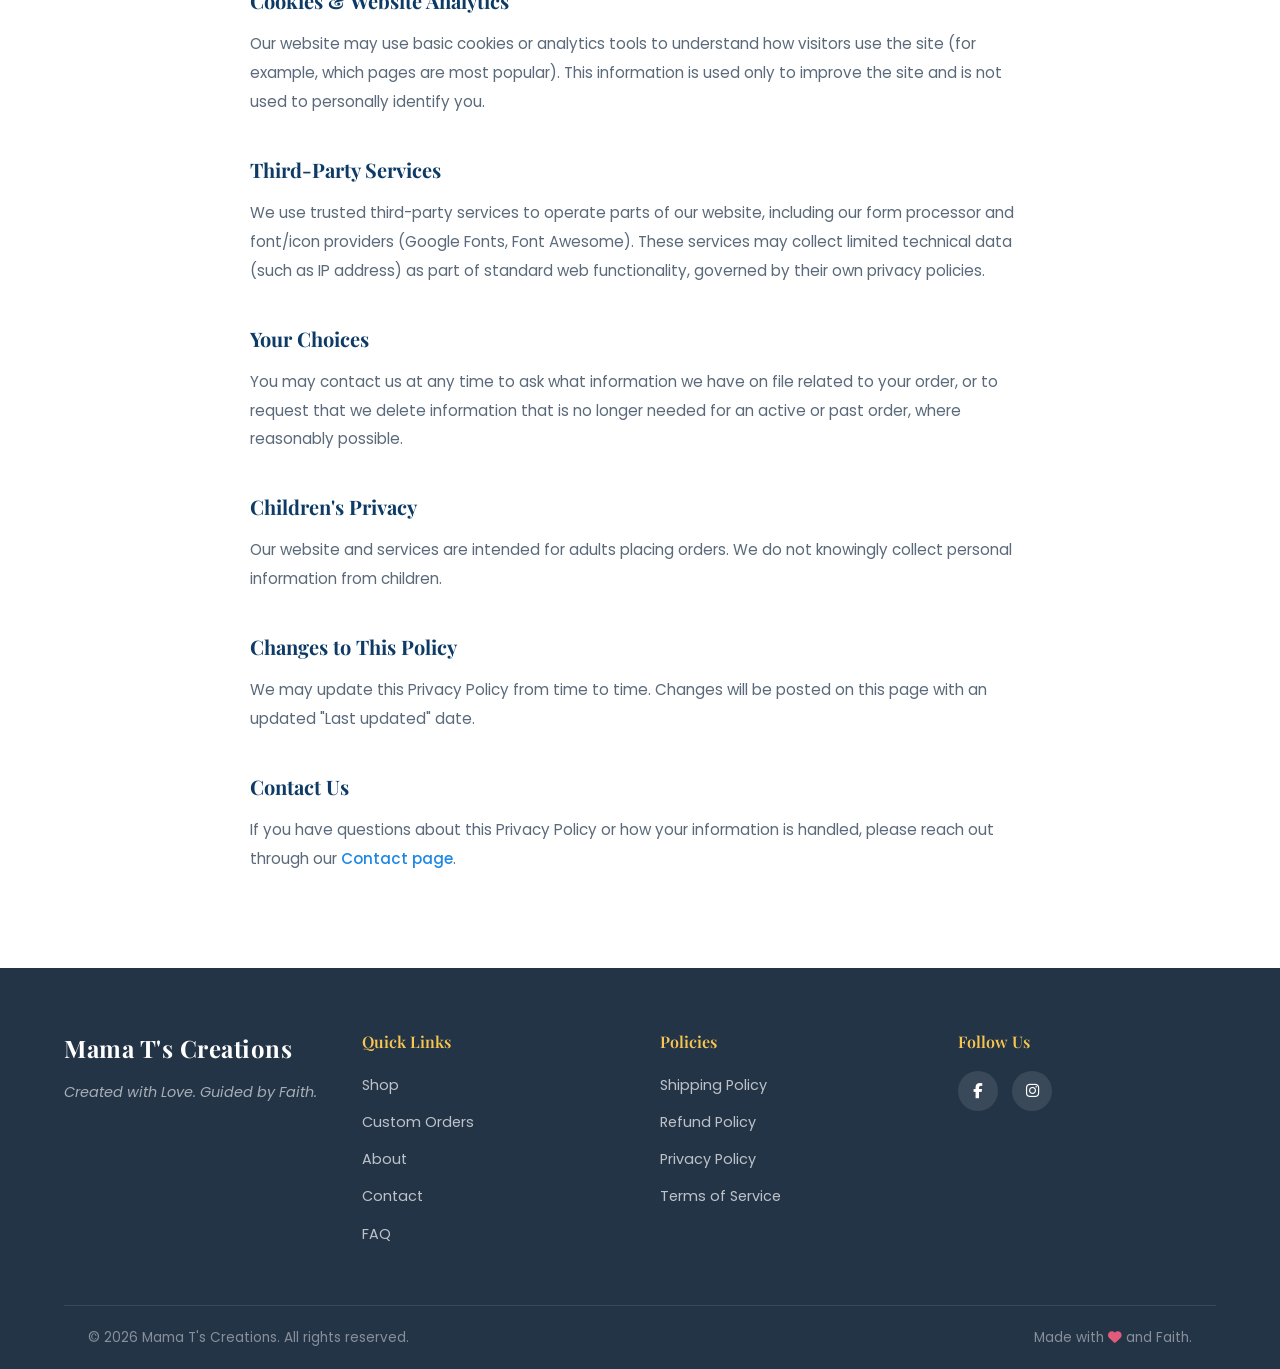
<file: privacy-policy.html>
<!DOCTYPE html>
<html lang="en">

<head>
  <meta charset="UTF-8" />
  <meta name="viewport" content="width=device-width, initial-scale=1.0" />
  <meta name="description" content="Privacy policy for Mama T's Creations — how we collect, use, and protect your information." />
  <title>Privacy Policy | Mama T's Creations</title>

  <link rel="preconnect" href="https://fonts.googleapis.com" />
  <link rel="preconnect" href="https://fonts.gstatic.com" crossorigin />
  <link href="https://fonts.googleapis.com/css2?family=Playfair+Display:wght@400;600;700&family=Poppins:wght@300;400;500;600&family=Great+Vibes&display=swap" rel="stylesheet" />
  <link rel="stylesheet" href="https://cdnjs.cloudflare.com/ajax/libs/font-awesome/6.5.0/css/all.min.css" />
  <link rel="stylesheet" href="css/style.css" />
</head>

<body>

  <!-- ========== NAVIGATION ========== -->
  <header id="main-header">
    <nav class="navbar">
      <div class="nav-logo">
        <a href="index.html"><span class="logo-text">Mama T's Creations</span></a>
      </div>
      <ul class="nav-links">
        <li><a href="index.html">Home</a></li>
        <li><a href="shop.html">Shop</a></li>
        <li><a href="custom-orders.html">Custom Orders</a></li>
        <li><a href="about.html">About</a></li>
        <li><a href="contact.html">Contact</a></li>
      </ul>
      <button class="nav-toggle" aria-label="Toggle navigation">
        <i class="fas fa-bars"></i>
      </button>
    </nav>
  </header>

  <!-- ========== PAGE HERO ========== -->
  <section class="page-hero">
    <div class="page-hero-content">
      <p class="hero-accent">Policies</p>
      <h1>Privacy Policy</h1>
      <p>Last updated: June 2026</p>
    </div>
  </section>

  <!-- ========== LEGAL CONTENT ========== -->
  <section id="legal-section">
    <div class="container">
      <div class="legal-wrapper">

        <p class="legal-intro">
          Mama T's Creations ("we," "us," or "our") respects your privacy. This Privacy Policy explains what information we collect when you visit our website or place an order, how we use it, and how we protect it.
        </p>

        <h2>Information We Collect</h2>
        <p>When you fill out our Custom Order form or Contact form, we collect information you voluntarily provide, which may include:</p>
        <ul class="legal-list">
          <li>Name and contact information (email, phone number)</li>
          <li>Order details (product type, design preferences, text, images you describe)</li>
          <li>Shipping address</li>
          <li>Payment preference (we do not collect or store full payment card numbers on our website)</li>
        </ul>

        <h2>How We Use Your Information</h2>
        <p>We use the information you provide to:</p>
        <ul class="legal-list">
          <li>Process and fulfill your custom order</li>
          <li>Communicate with you about your order, including design previews and shipping updates</li>
          <li>Respond to questions submitted through our Contact form</li>
          <li>Improve our products and customer experience</li>
        </ul>
        <p>We do not sell, rent, or trade your personal information to third parties for marketing purposes.</p>

        <h2>How Your Information Is Submitted &amp; Stored</h2>
        <p>
          Our order and contact forms are processed through a third-party form service (Formspree), which securely transmits your submission to our email inbox. We do not maintain a separate customer database on our website — submissions live in our email and any order-tracking tools we use internally.
        </p>

        <h2>Payment Information</h2>
        <p>
          Payments are handled directly through third-party payment processors (such as PayPal, Cash App, Zelle, or a card processor) once your design is approved. We do not store your full payment details on our website.
        </p>

        <h2>Cookies &amp; Website Analytics</h2>
        <p>
          Our website may use basic cookies or analytics tools to understand how visitors use the site (for example, which pages are most popular). This information is used only to improve the site and is not used to personally identify you.
        </p>

        <h2>Third-Party Services</h2>
        <p>
          We use trusted third-party services to operate parts of our website, including our form processor and font/icon providers (Google Fonts, Font Awesome). These services may collect limited technical data (such as IP address) as part of standard web functionality, governed by their own privacy policies.
        </p>

        <h2>Your Choices</h2>
        <p>
          You may contact us at any time to ask what information we have on file related to your order, or to request that we delete information that is no longer needed for an active or past order, where reasonably possible.
        </p>

        <h2>Children's Privacy</h2>
        <p>
          Our website and services are intended for adults placing orders. We do not knowingly collect personal information from children.
        </p>

        <h2>Changes to This Policy</h2>
        <p>
          We may update this Privacy Policy from time to time. Changes will be posted on this page with an updated "Last updated" date.
        </p>

        <h2>Contact Us</h2>
        <p>
          If you have questions about this Privacy Policy or how your information is handled, please reach out through our <a href="contact.html">Contact page</a>.
        </p>

      </div>
    </div>
  </section>

  <!-- ========== FOOTER ========== -->
  <footer id="main-footer">
    <div class="container">
      <div class="footer-grid">
        <div class="footer-brand">
          <span class="logo-text">Mama T's Creations</span>
          <p>Created with Love. Guided by Faith.</p>
        </div>
        <div class="footer-links">
          <h4>Quick Links</h4>
          <ul>
            <li><a href="shop.html">Shop</a></li>
            <li><a href="custom-orders.html">Custom Orders</a></li>
            <li><a href="about.html">About</a></li>
            <li><a href="contact.html">Contact</a></li>
            <li><a href="faq.html">FAQ</a></li>
          </ul>
        </div>
        <div class="footer-policies">
          <h4>Policies</h4>
          <ul>
            <li><a href="shipping-policy.html">Shipping Policy</a></li>
            <li><a href="refund-policy.html">Refund Policy</a></li>
            <li><a href="privacy-policy.html">Privacy Policy</a></li>
            <li><a href="terms.html">Terms of Service</a></li>
          </ul>
        </div>
        <div class="footer-social">
          <h4>Follow Us</h4>
          <div class="social-icons">
            <a href="#" aria-label="Facebook"><i class="fab fa-facebook-f"></i></a>
            <a href="https://instagram.com/tsmith64068" target="_blank" aria-label="Instagram"><i class="fab fa-instagram"></i></a>
            <!-- TikTok and Pinterest links to be added when accounts are confirmed -->
          </div>
        </div>
      </div>
      <div class="footer-bottom">
        <p>&copy; 2025 Mama T's Creations. All rights reserved.</p>
        <p>Made with <i class="fas fa-heart"></i> and Faith.</p>
      </div>
    </div>
  </footer>

  <script src="js/main.js"></script>
</body>
</html>
</file>
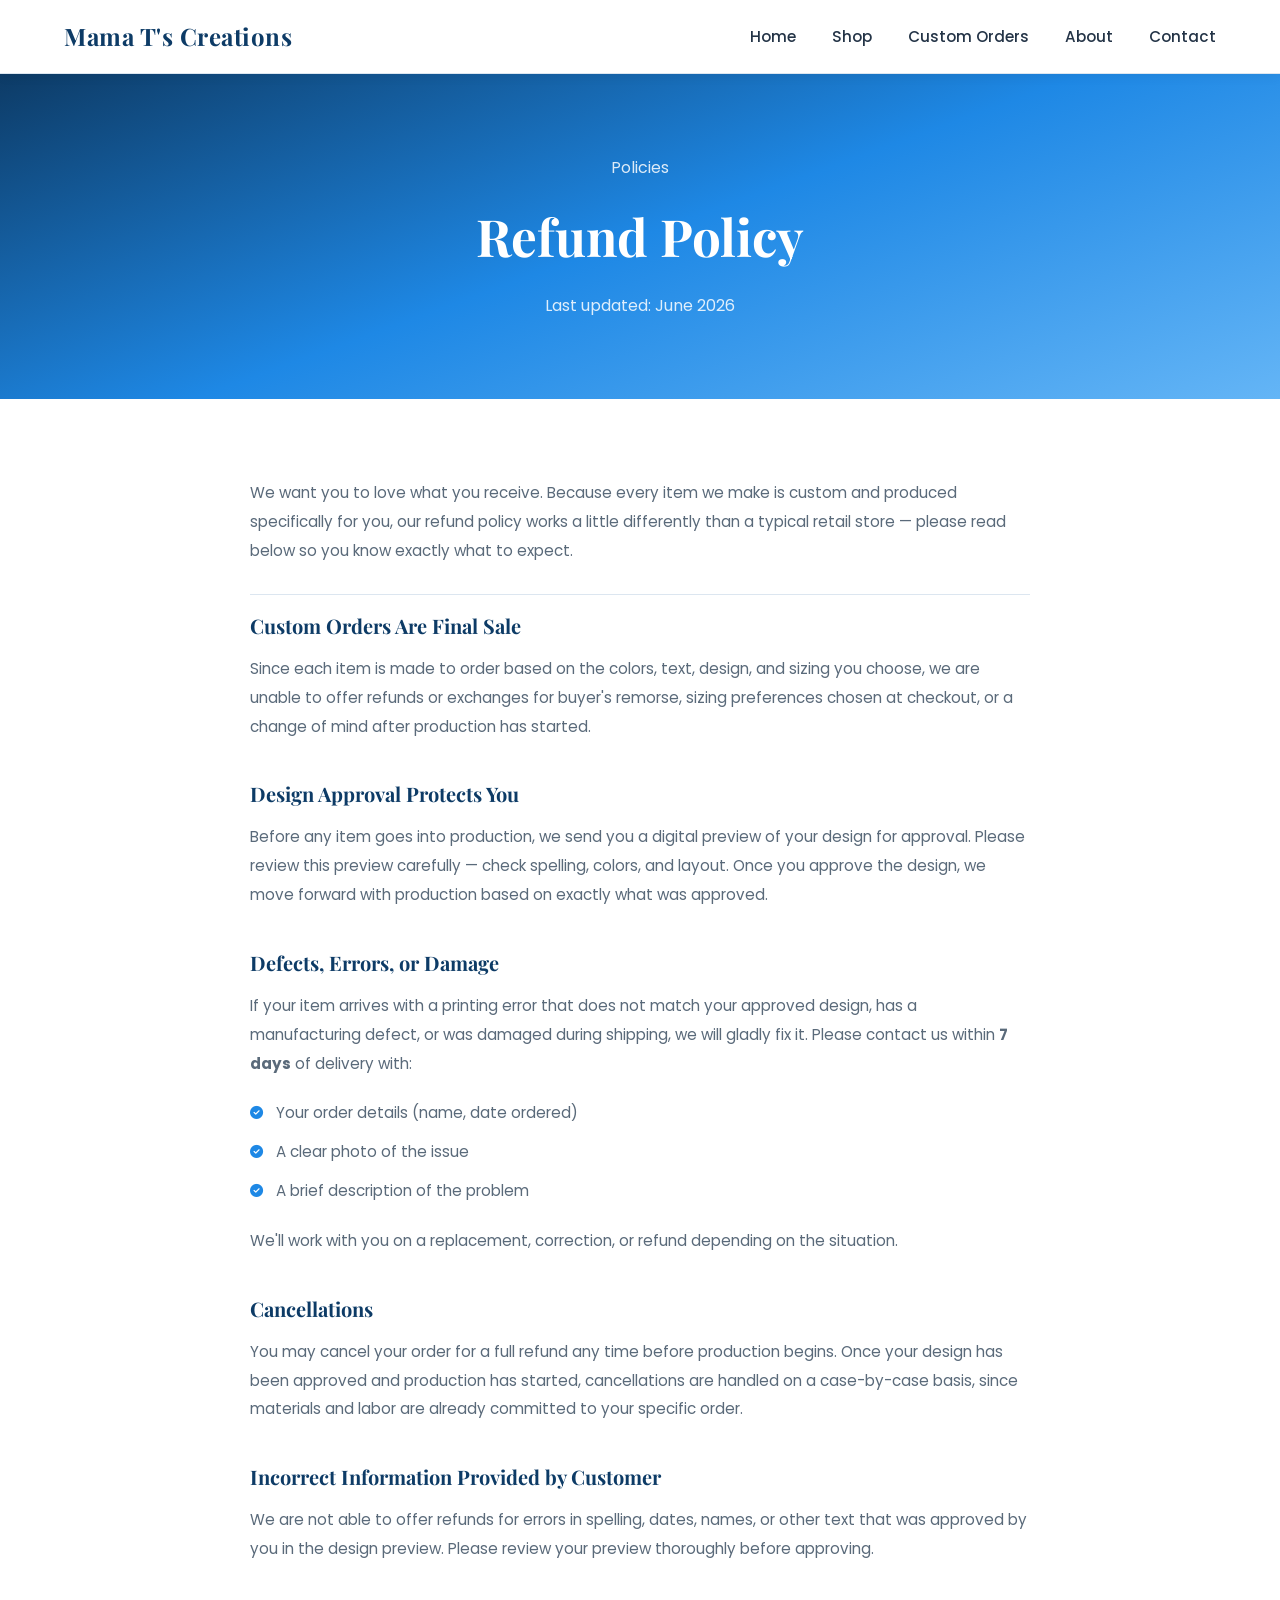
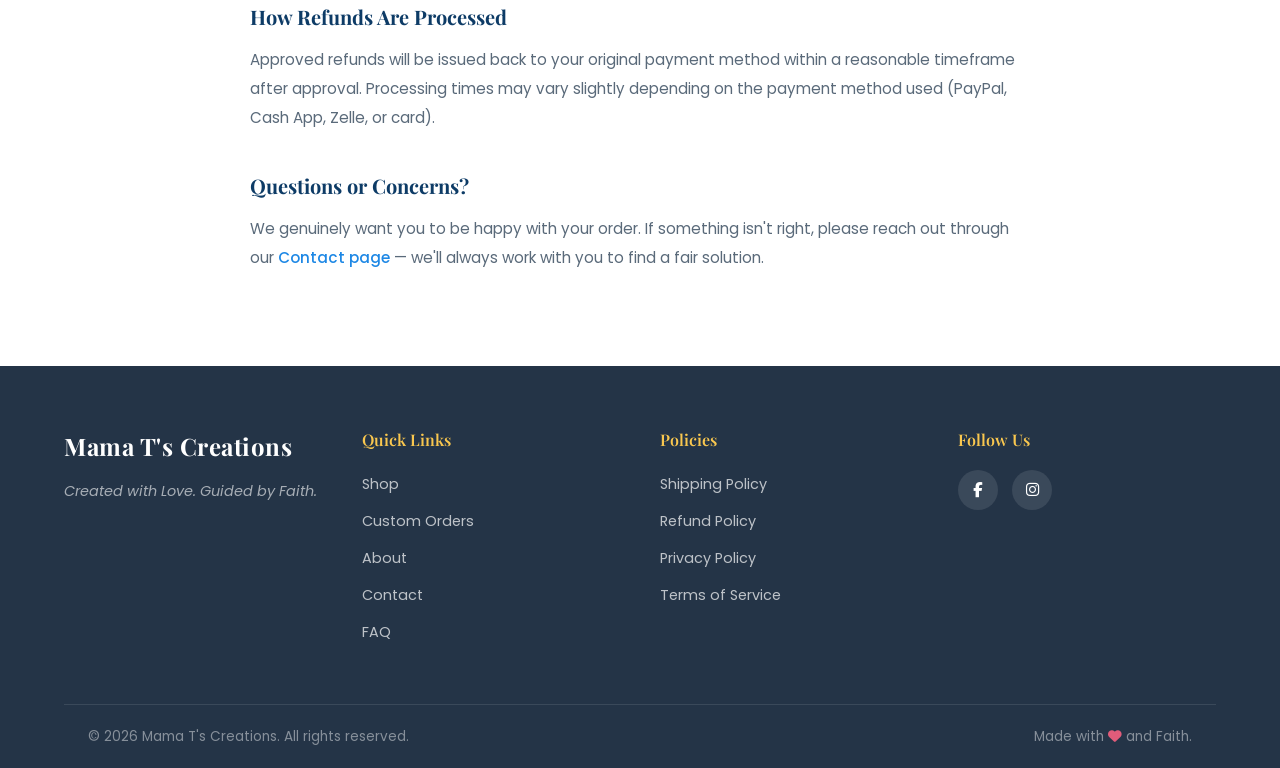
<file: refund-policy.html>
<!DOCTYPE html>
<html lang="en">

<head>
  <meta charset="UTF-8" />
  <meta name="viewport" content="width=device-width, initial-scale=1.0" />
  <meta name="description" content="Refund and return policy for Mama T's Creations — what to expect with custom orders, defects, and cancellations." />
  <title>Refund Policy | Mama T's Creations</title>

  <link rel="preconnect" href="https://fonts.googleapis.com" />
  <link rel="preconnect" href="https://fonts.gstatic.com" crossorigin />
  <link href="https://fonts.googleapis.com/css2?family=Playfair+Display:wght@400;600;700&family=Poppins:wght@300;400;500;600&family=Great+Vibes&display=swap" rel="stylesheet" />
  <link rel="stylesheet" href="https://cdnjs.cloudflare.com/ajax/libs/font-awesome/6.5.0/css/all.min.css" />
  <link rel="stylesheet" href="css/style.css" />
</head>

<body>

  <!-- ========== NAVIGATION ========== -->
  <header id="main-header">
    <nav class="navbar">
      <div class="nav-logo">
        <a href="index.html"><span class="logo-text">Mama T's Creations</span></a>
      </div>
      <ul class="nav-links">
        <li><a href="index.html">Home</a></li>
        <li><a href="shop.html">Shop</a></li>
        <li><a href="custom-orders.html">Custom Orders</a></li>
        <li><a href="about.html">About</a></li>
        <li><a href="contact.html">Contact</a></li>
      </ul>
      <button class="nav-toggle" aria-label="Toggle navigation">
        <i class="fas fa-bars"></i>
      </button>
    </nav>
  </header>

  <!-- ========== PAGE HERO ========== -->
  <section class="page-hero">
    <div class="page-hero-content">
      <p class="hero-accent">Policies</p>
      <h1>Refund Policy</h1>
      <p>Last updated: June 2026</p>
    </div>
  </section>

  <!-- ========== LEGAL CONTENT ========== -->
  <section id="legal-section">
    <div class="container">
      <div class="legal-wrapper">

        <p class="legal-intro">
          We want you to love what you receive. Because every item we make is custom and produced specifically for you, our refund policy works a little differently than a typical retail store — please read below so you know exactly what to expect.
        </p>

        <h2>Custom Orders Are Final Sale</h2>
        <p>
          Since each item is made to order based on the colors, text, design, and sizing you choose, we are unable to offer refunds or exchanges for buyer's remorse, sizing preferences chosen at checkout, or a change of mind after production has started.
        </p>

        <h2>Design Approval Protects You</h2>
        <p>
          Before any item goes into production, we send you a digital preview of your design for approval. Please review this preview carefully — check spelling, colors, and layout. Once you approve the design, we move forward with production based on exactly what was approved.
        </p>

        <h2>Defects, Errors, or Damage</h2>
        <p>
          If your item arrives with a printing error that does not match your approved design, has a manufacturing defect, or was damaged during shipping, we will gladly fix it. Please contact us within <strong>7 days</strong> of delivery with:
        </p>
        <ul class="legal-list">
          <li>Your order details (name, date ordered)</li>
          <li>A clear photo of the issue</li>
          <li>A brief description of the problem</li>
        </ul>
        <p>
          We'll work with you on a replacement, correction, or refund depending on the situation.
        </p>

        <h2>Cancellations</h2>
        <p>
          You may cancel your order for a full refund any time before production begins. Once your design has been approved and production has started, cancellations are handled on a case-by-case basis, since materials and labor are already committed to your specific order.
        </p>

        <h2>Incorrect Information Provided by Customer</h2>
        <p>
          We are not able to offer refunds for errors in spelling, dates, names, or other text that was approved by you in the design preview. Please review your preview thoroughly before approving.
        </p>

        <h2>How Refunds Are Processed</h2>
        <p>
          Approved refunds will be issued back to your original payment method within a reasonable timeframe after approval. Processing times may vary slightly depending on the payment method used (PayPal, Cash App, Zelle, or card).
        </p>

        <h2>Questions or Concerns?</h2>
        <p>
          We genuinely want you to be happy with your order. If something isn't right, please reach out through our <a href="contact.html">Contact page</a> — we'll always work with you to find a fair solution.
        </p>

      </div>
    </div>
  </section>

  <!-- ========== FOOTER ========== -->
  <footer id="main-footer">
    <div class="container">
      <div class="footer-grid">
        <div class="footer-brand">
          <span class="logo-text">Mama T's Creations</span>
          <p>Created with Love. Guided by Faith.</p>
        </div>
        <div class="footer-links">
          <h4>Quick Links</h4>
          <ul>
            <li><a href="shop.html">Shop</a></li>
            <li><a href="custom-orders.html">Custom Orders</a></li>
            <li><a href="about.html">About</a></li>
            <li><a href="contact.html">Contact</a></li>
            <li><a href="faq.html">FAQ</a></li>
          </ul>
        </div>
        <div class="footer-policies">
          <h4>Policies</h4>
          <ul>
            <li><a href="shipping-policy.html">Shipping Policy</a></li>
            <li><a href="refund-policy.html">Refund Policy</a></li>
            <li><a href="privacy-policy.html">Privacy Policy</a></li>
            <li><a href="terms.html">Terms of Service</a></li>
          </ul>
        </div>
        <div class="footer-social">
          <h4>Follow Us</h4>
          <div class="social-icons">
            <a href="#" aria-label="Facebook"><i class="fab fa-facebook-f"></i></a>
            <a href="https://instagram.com/tsmith64068" target="_blank" aria-label="Instagram"><i class="fab fa-instagram"></i></a>
            <!-- TikTok and Pinterest links to be added when accounts are confirmed -->
          </div>
        </div>
      </div>
      <div class="footer-bottom">
        <p>&copy; 2025 Mama T's Creations. All rights reserved.</p>
        <p>Made with <i class="fas fa-heart"></i> and Faith.</p>
      </div>
    </div>
  </footer>

  <script src="js/main.js"></script>
</body>
</html>
</file>
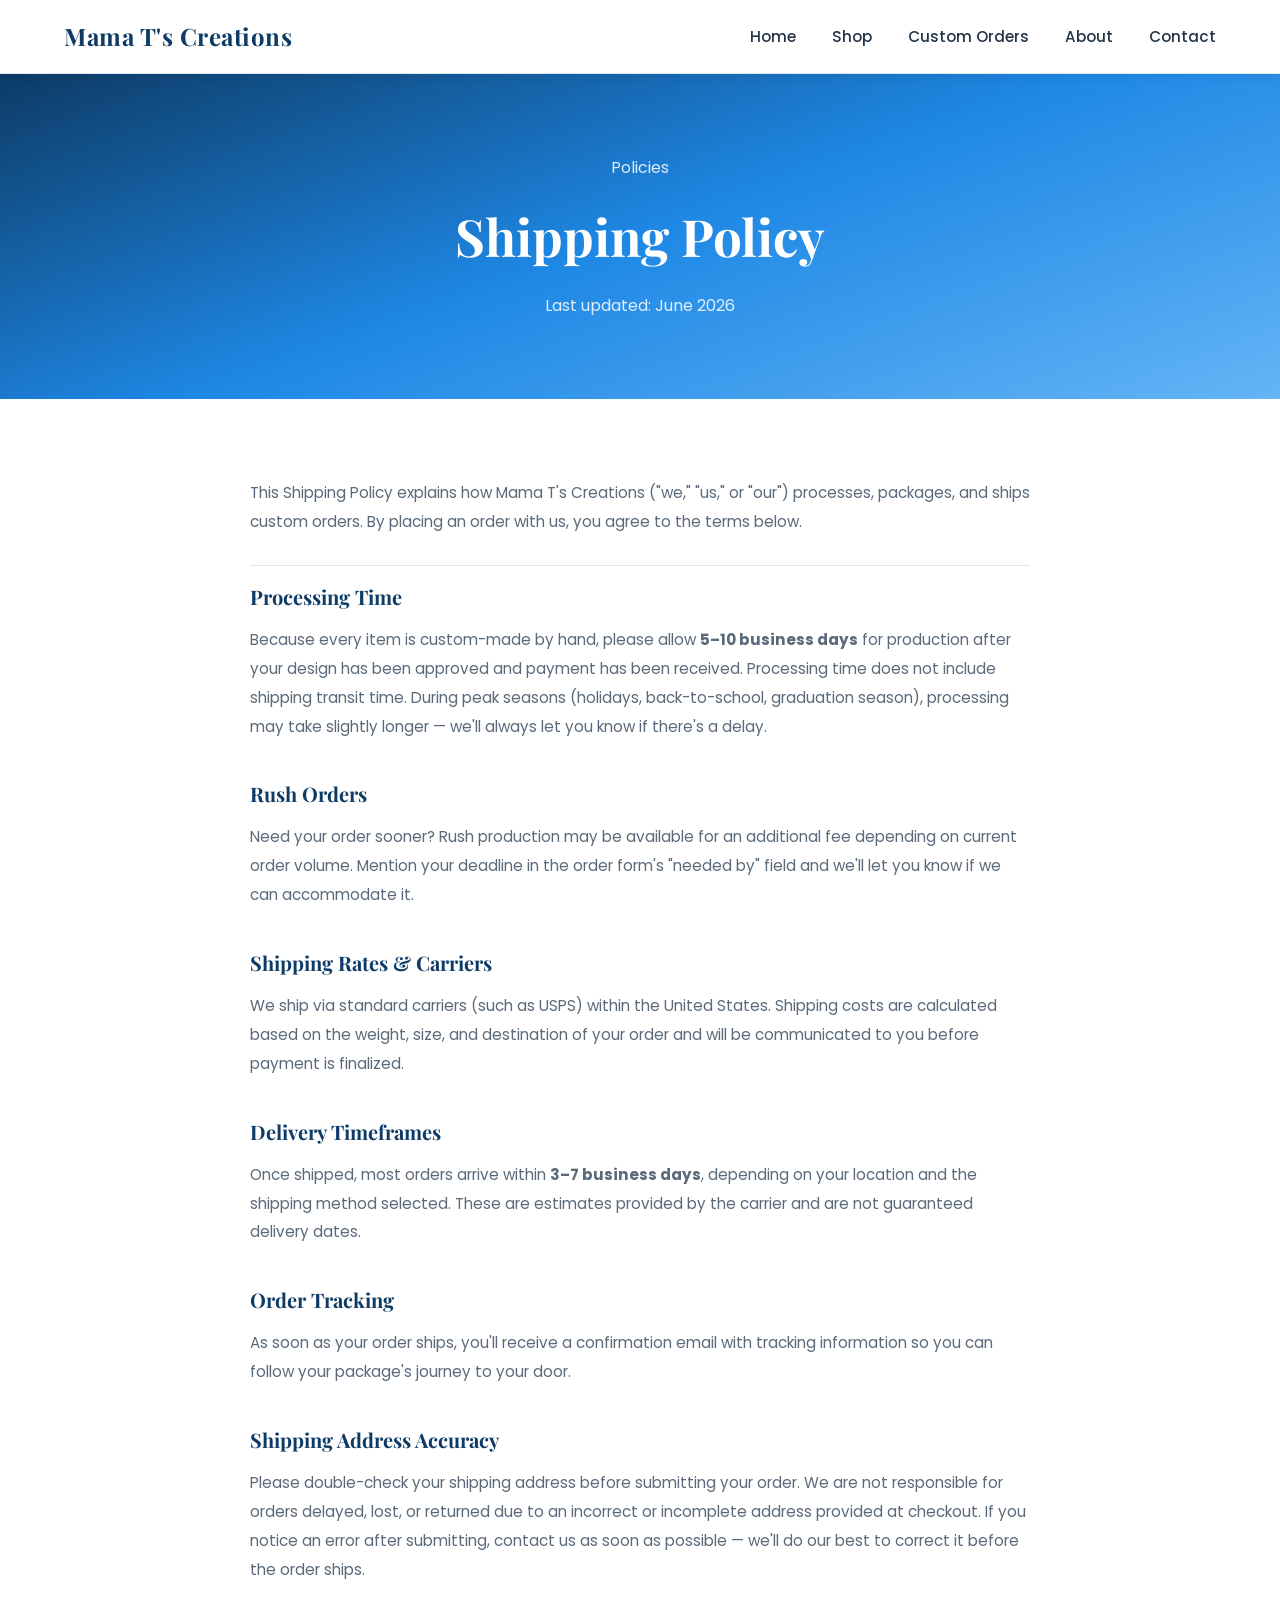
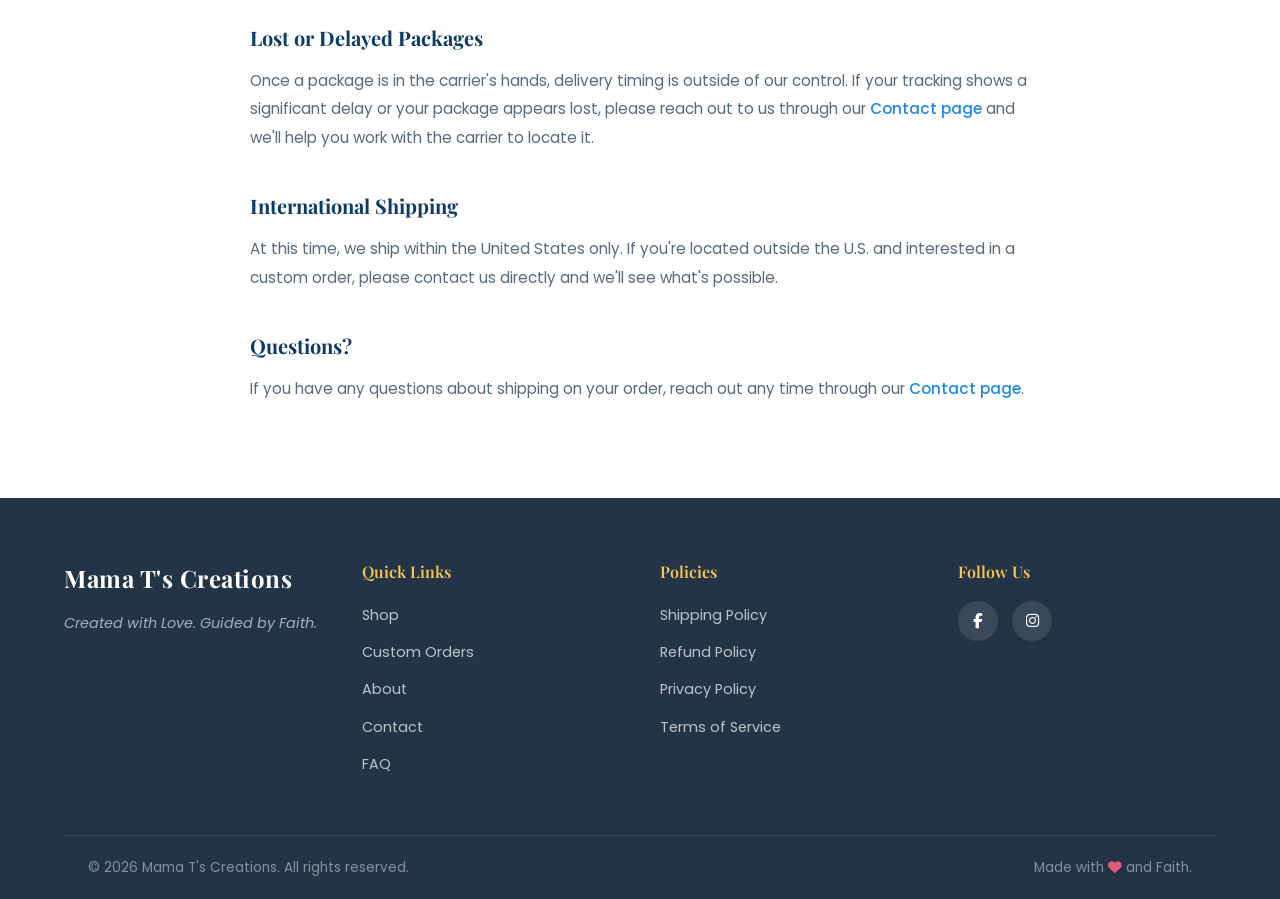
<file: shipping-policy.html>
<!DOCTYPE html>
<html lang="en">

<head>
  <meta charset="UTF-8" />
  <meta name="viewport" content="width=device-width, initial-scale=1.0" />
  <meta name="description" content="Shipping policy for Mama T's Creations — processing times, shipping rates, and delivery information." />
  <title>Shipping Policy | Mama T's Creations</title>

  <link rel="preconnect" href="https://fonts.googleapis.com" />
  <link rel="preconnect" href="https://fonts.gstatic.com" crossorigin />
  <link href="https://fonts.googleapis.com/css2?family=Playfair+Display:wght@400;600;700&family=Poppins:wght@300;400;500;600&family=Great+Vibes&display=swap" rel="stylesheet" />
  <link rel="stylesheet" href="https://cdnjs.cloudflare.com/ajax/libs/font-awesome/6.5.0/css/all.min.css" />
  <link rel="stylesheet" href="css/style.css" />
</head>

<body>

  <!-- ========== NAVIGATION ========== -->
  <header id="main-header">
    <nav class="navbar">
      <div class="nav-logo">
        <a href="index.html"><span class="logo-text">Mama T's Creations</span></a>
      </div>
      <ul class="nav-links">
        <li><a href="index.html">Home</a></li>
        <li><a href="shop.html">Shop</a></li>
        <li><a href="custom-orders.html">Custom Orders</a></li>
        <li><a href="about.html">About</a></li>
        <li><a href="contact.html">Contact</a></li>
      </ul>
      <button class="nav-toggle" aria-label="Toggle navigation">
        <i class="fas fa-bars"></i>
      </button>
    </nav>
  </header>

  <!-- ========== PAGE HERO ========== -->
  <section class="page-hero">
    <div class="page-hero-content">
      <p class="hero-accent">Policies</p>
      <h1>Shipping Policy</h1>
      <p>Last updated: June 2026</p>
    </div>
  </section>

  <!-- ========== LEGAL CONTENT ========== -->
  <section id="legal-section">
    <div class="container">
      <div class="legal-wrapper">

        <p class="legal-intro">
          This Shipping Policy explains how Mama T's Creations ("we," "us," or "our") processes, packages, and ships custom orders. By placing an order with us, you agree to the terms below.
        </p>

        <h2>Processing Time</h2>
        <p>
          Because every item is custom-made by hand, please allow <strong>5–10 business days</strong> for production after your design has been approved and payment has been received. Processing time does not include shipping transit time. During peak seasons (holidays, back-to-school, graduation season), processing may take slightly longer — we'll always let you know if there's a delay.
        </p>

        <h2>Rush Orders</h2>
        <p>
          Need your order sooner? Rush production may be available for an additional fee depending on current order volume. Mention your deadline in the order form's "needed by" field and we'll let you know if we can accommodate it.
        </p>

        <h2>Shipping Rates &amp; Carriers</h2>
        <p>
          We ship via standard carriers (such as USPS) within the United States. Shipping costs are calculated based on the weight, size, and destination of your order and will be communicated to you before payment is finalized.
        </p>

        <h2>Delivery Timeframes</h2>
        <p>
          Once shipped, most orders arrive within <strong>3–7 business days</strong>, depending on your location and the shipping method selected. These are estimates provided by the carrier and are not guaranteed delivery dates.
        </p>

        <h2>Order Tracking</h2>
        <p>
          As soon as your order ships, you'll receive a confirmation email with tracking information so you can follow your package's journey to your door.
        </p>

        <h2>Shipping Address Accuracy</h2>
        <p>
          Please double-check your shipping address before submitting your order. We are not responsible for orders delayed, lost, or returned due to an incorrect or incomplete address provided at checkout. If you notice an error after submitting, contact us as soon as possible — we'll do our best to correct it before the order ships.
        </p>

        <h2>Lost or Delayed Packages</h2>
        <p>
          Once a package is in the carrier's hands, delivery timing is outside of our control. If your tracking shows a significant delay or your package appears lost, please reach out to us through our <a href="contact.html">Contact page</a> and we'll help you work with the carrier to locate it.
        </p>

        <h2>International Shipping</h2>
        <p>
          At this time, we ship within the United States only. If you're located outside the U.S. and interested in a custom order, please contact us directly and we'll see what's possible.
        </p>

        <h2>Questions?</h2>
        <p>
          If you have any questions about shipping on your order, reach out any time through our <a href="contact.html">Contact page</a>.
        </p>

      </div>
    </div>
  </section>

  <!-- ========== FOOTER ========== -->
  <footer id="main-footer">
    <div class="container">
      <div class="footer-grid">
        <div class="footer-brand">
          <span class="logo-text">Mama T's Creations</span>
          <p>Created with Love. Guided by Faith.</p>
        </div>
        <div class="footer-links">
          <h4>Quick Links</h4>
          <ul>
            <li><a href="shop.html">Shop</a></li>
            <li><a href="custom-orders.html">Custom Orders</a></li>
            <li><a href="about.html">About</a></li>
            <li><a href="contact.html">Contact</a></li>
            <li><a href="faq.html">FAQ</a></li>
          </ul>
        </div>
        <div class="footer-policies">
          <h4>Policies</h4>
          <ul>
            <li><a href="shipping-policy.html">Shipping Policy</a></li>
            <li><a href="refund-policy.html">Refund Policy</a></li>
            <li><a href="privacy-policy.html">Privacy Policy</a></li>
            <li><a href="terms.html">Terms of Service</a></li>
          </ul>
        </div>
        <div class="footer-social">
          <h4>Follow Us</h4>
          <div class="social-icons">
            <a href="#" aria-label="Facebook"><i class="fab fa-facebook-f"></i></a>
            <a href="https://instagram.com/tsmith64068" target="_blank" aria-label="Instagram"><i class="fab fa-instagram"></i></a>
            <!-- TikTok and Pinterest links to be added when accounts are confirmed -->
          </div>
        </div>
      </div>
      <div class="footer-bottom">
        <p>&copy; 2025 Mama T's Creations. All rights reserved.</p>
        <p>Made with <i class="fas fa-heart"></i> and Faith.</p>
      </div>
    </div>
  </footer>

  <script src="js/main.js"></script>
</body>
</html>
</file>
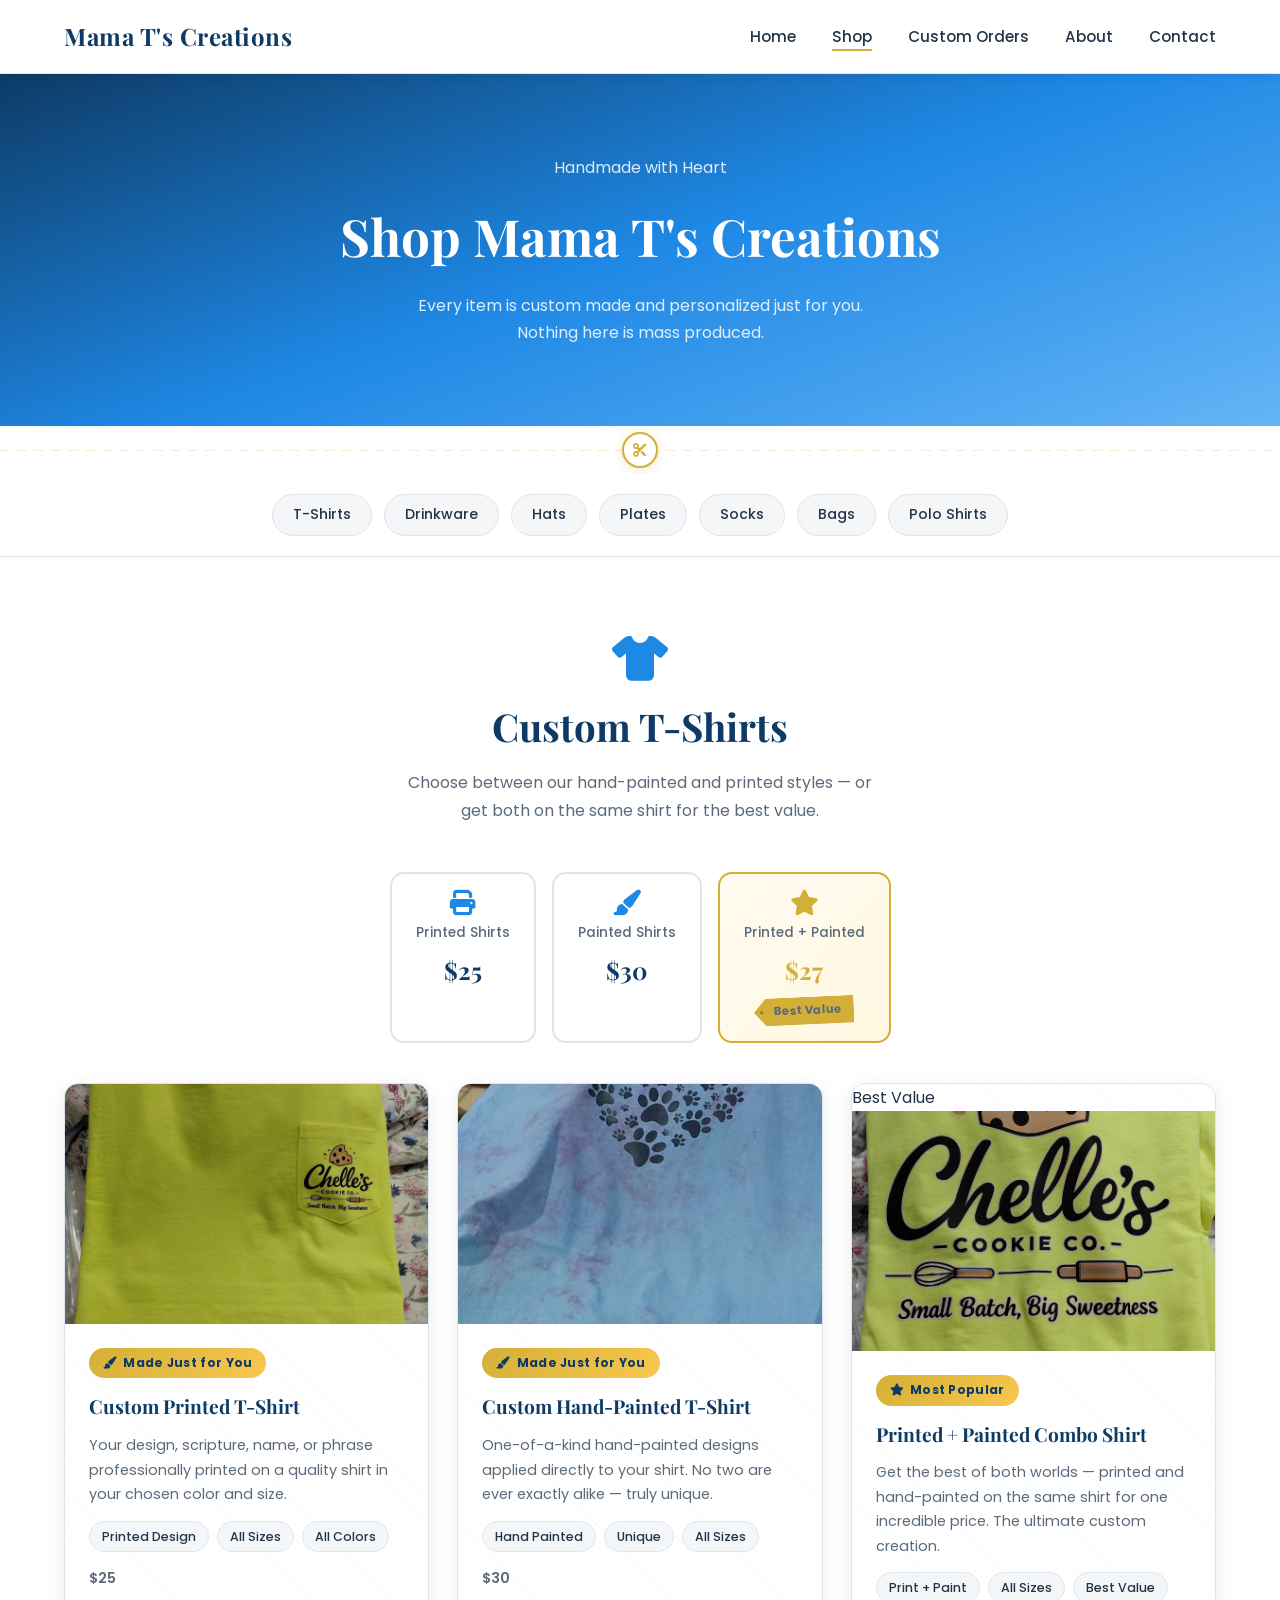
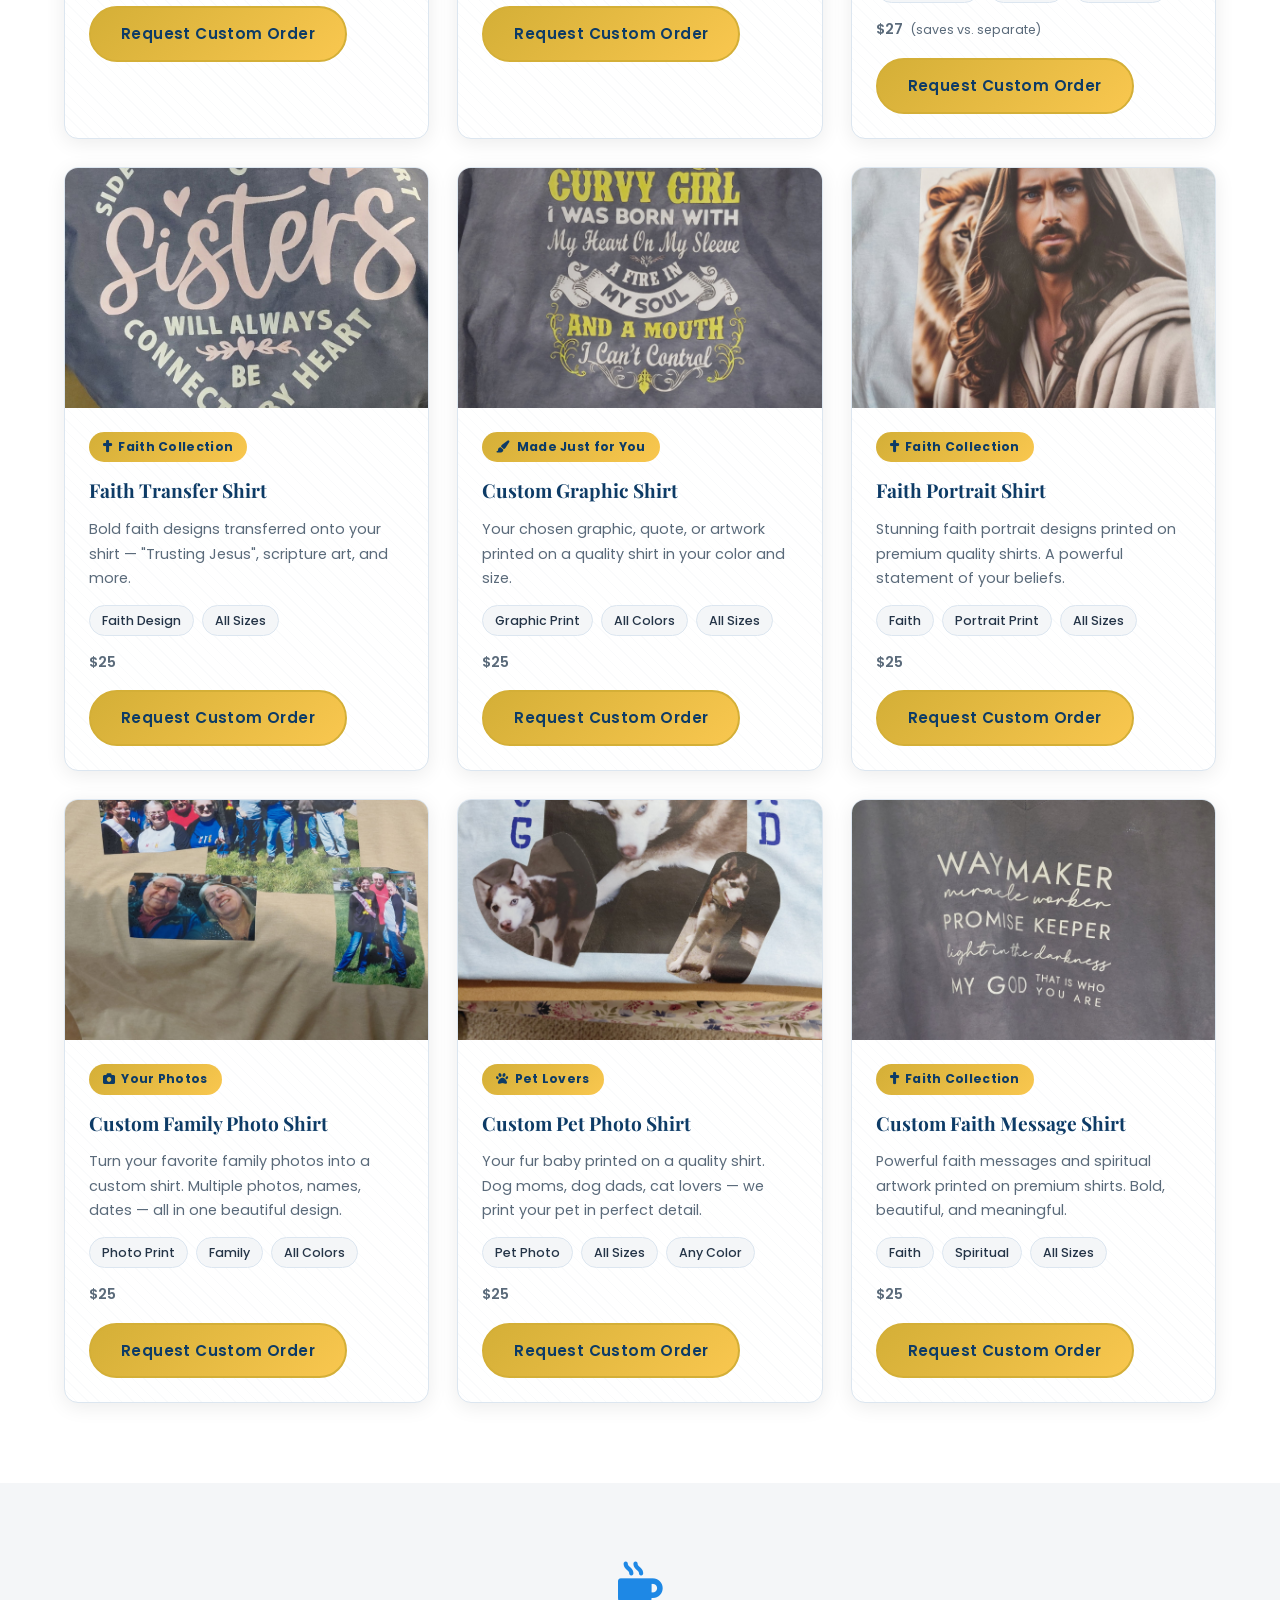
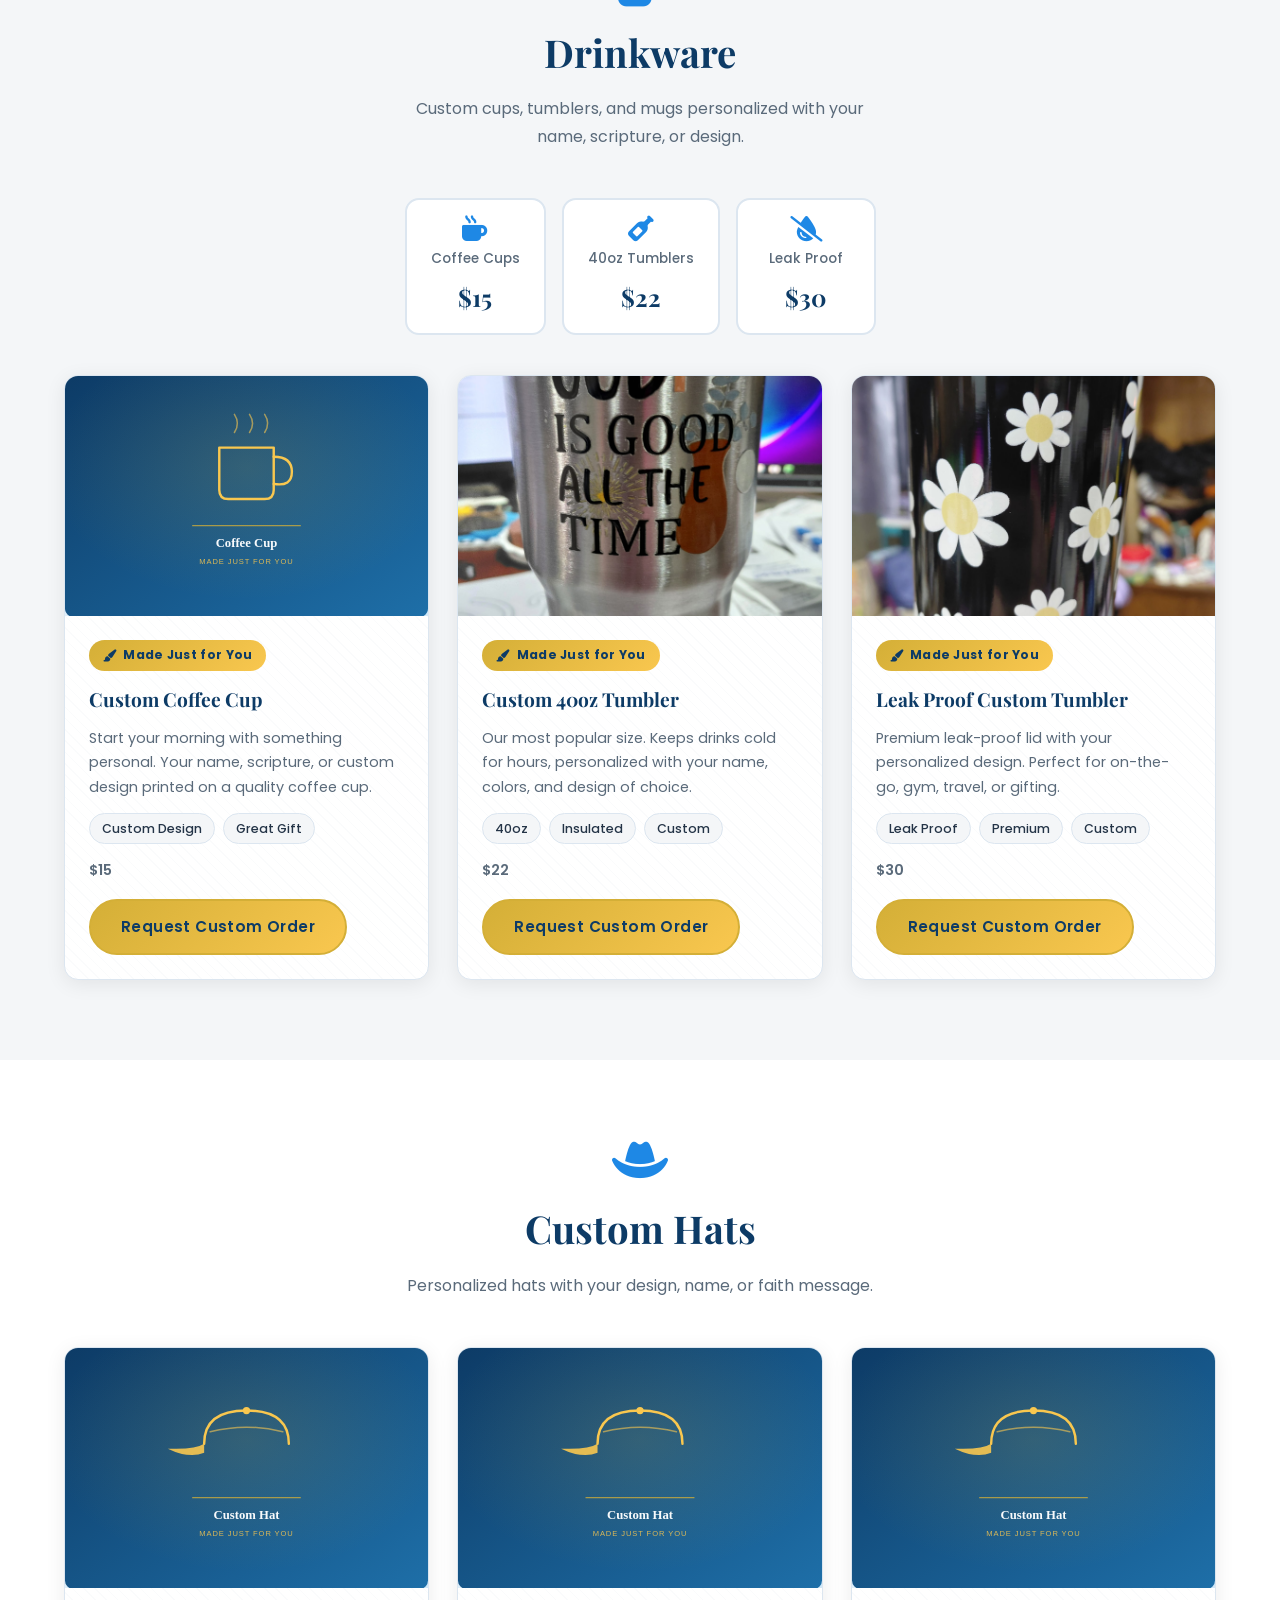
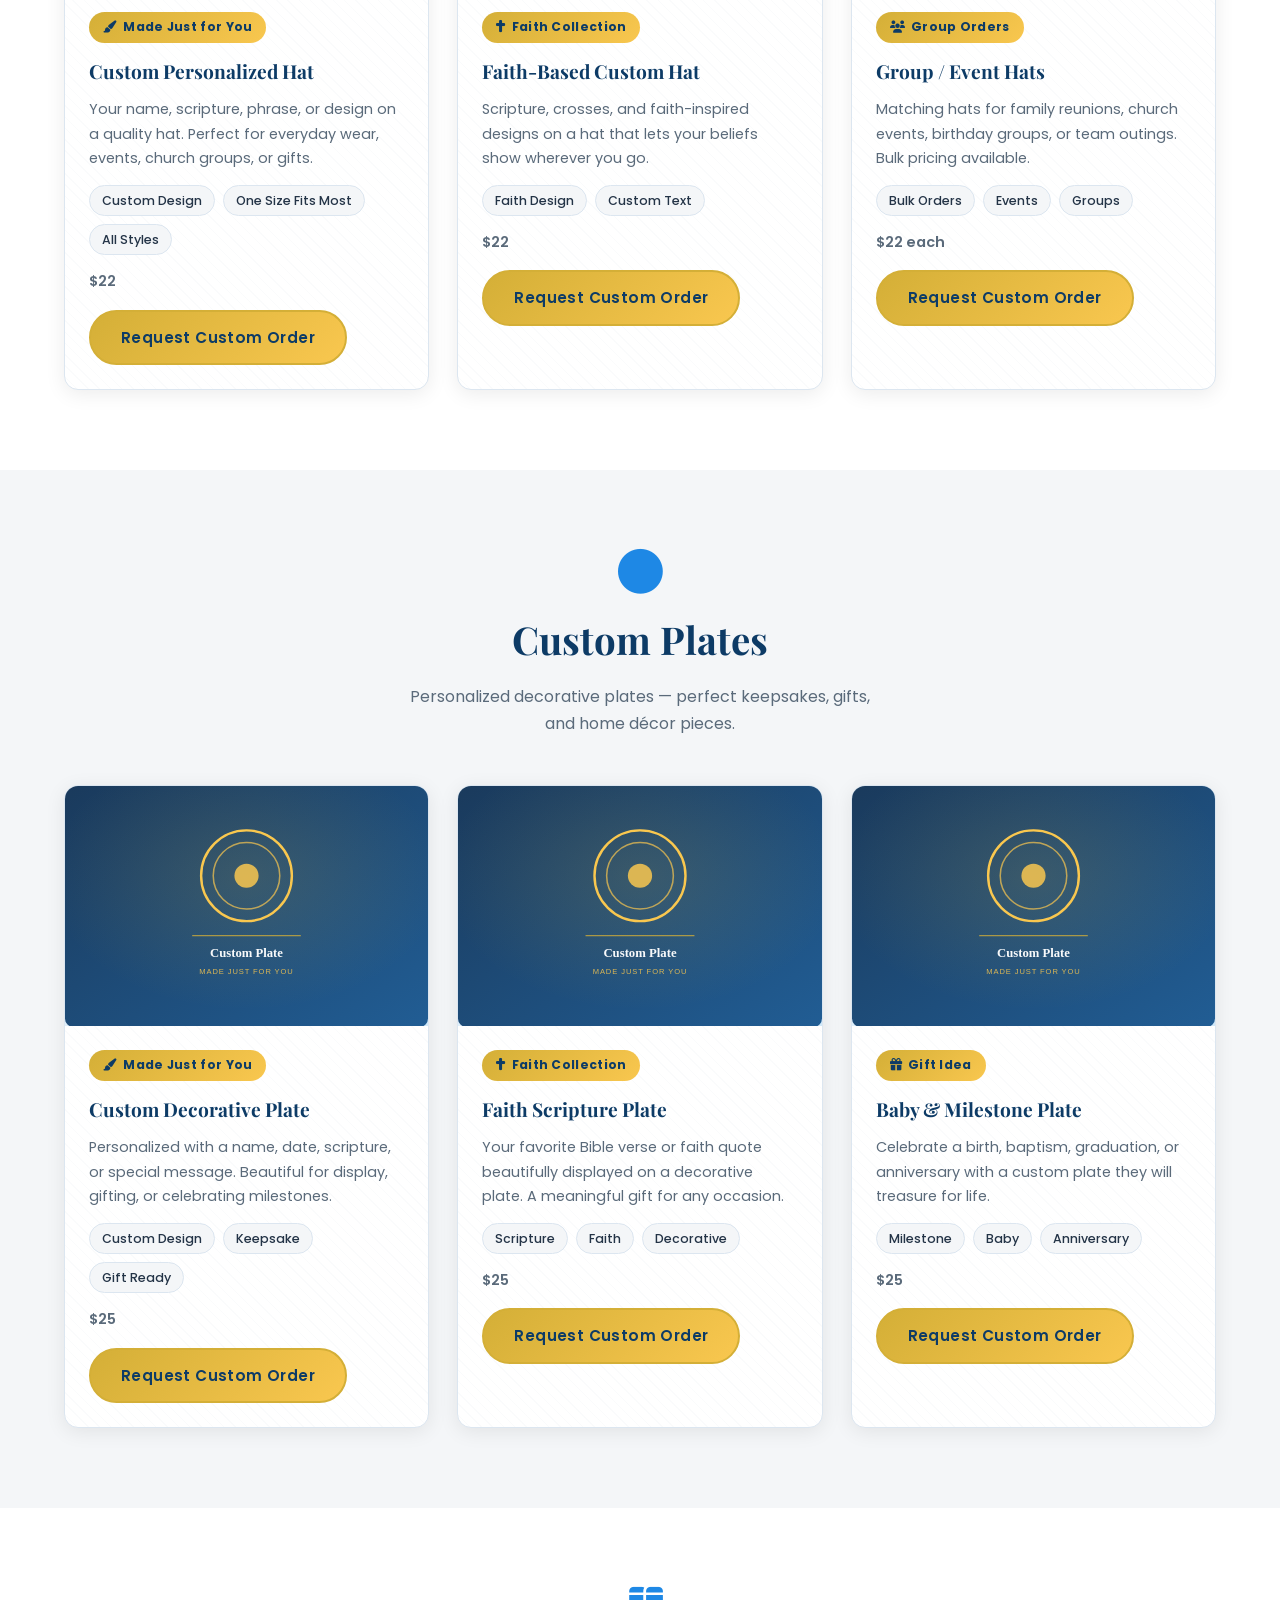
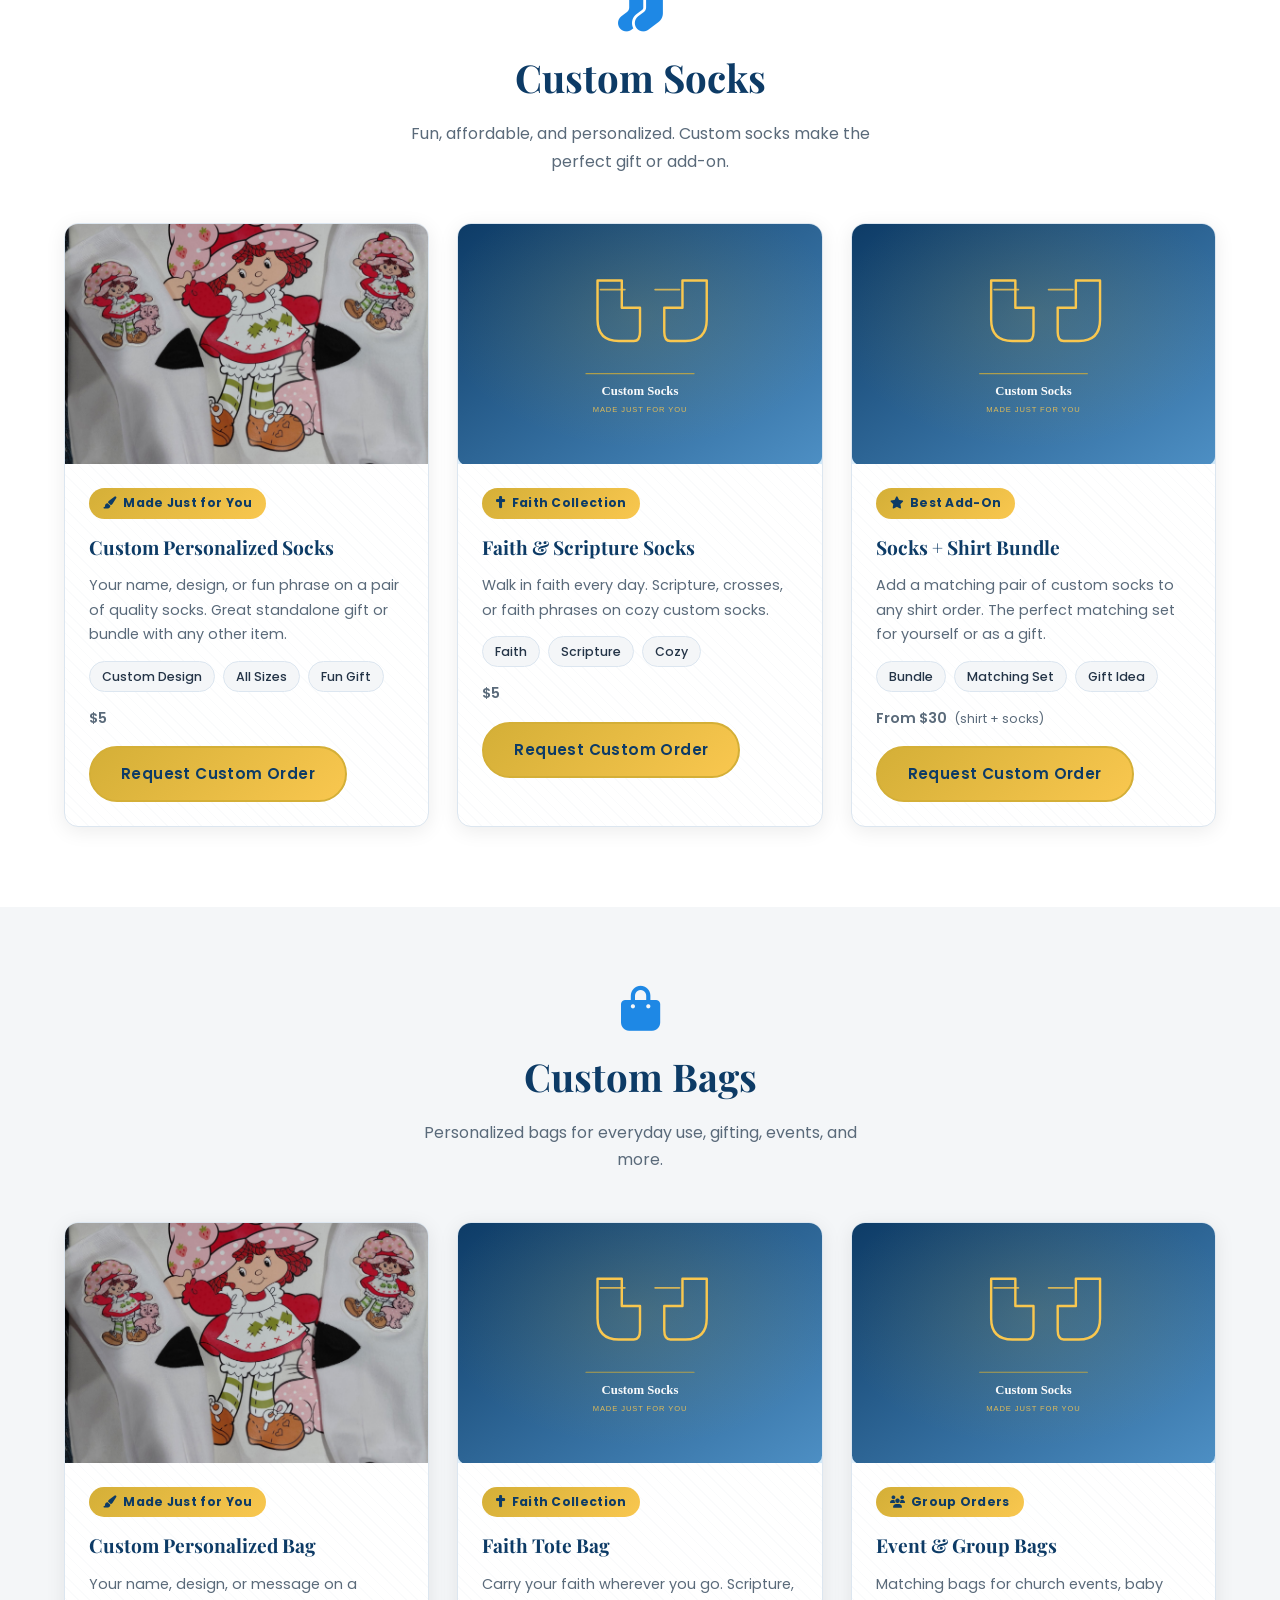
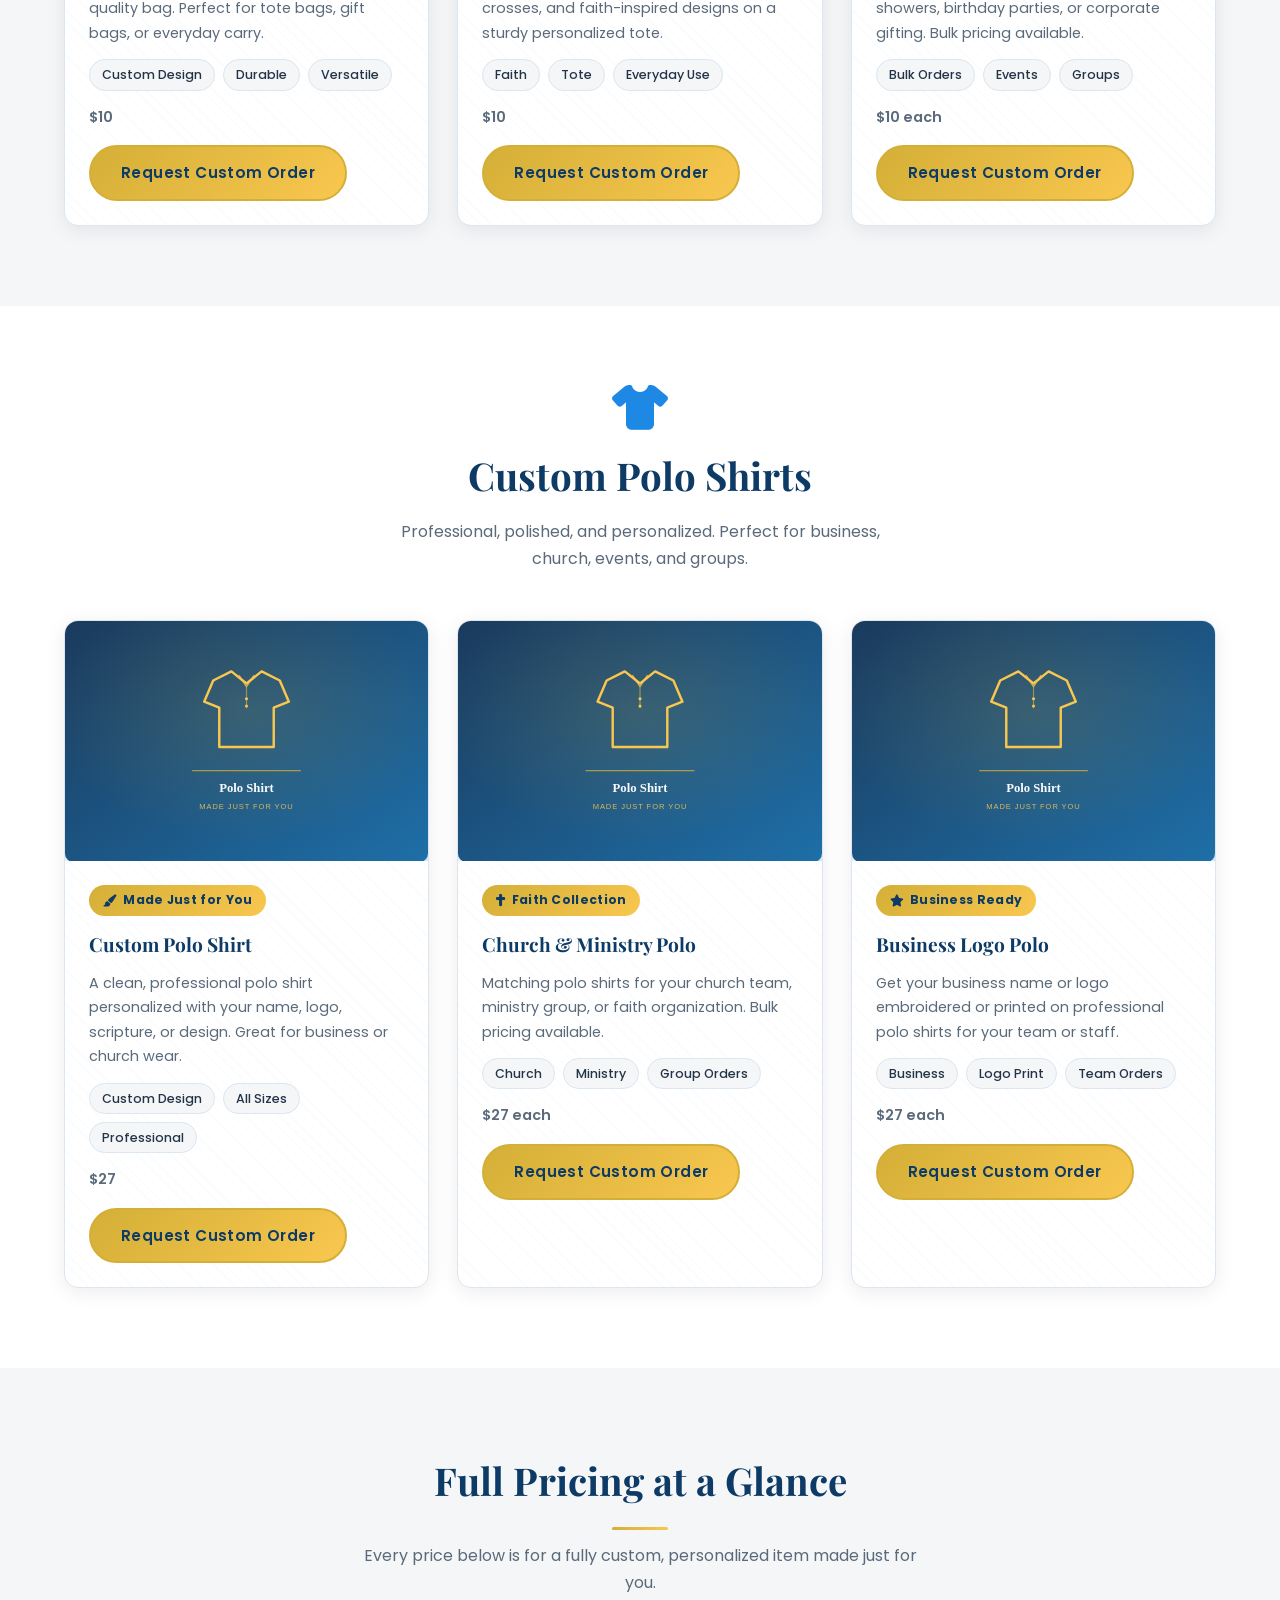
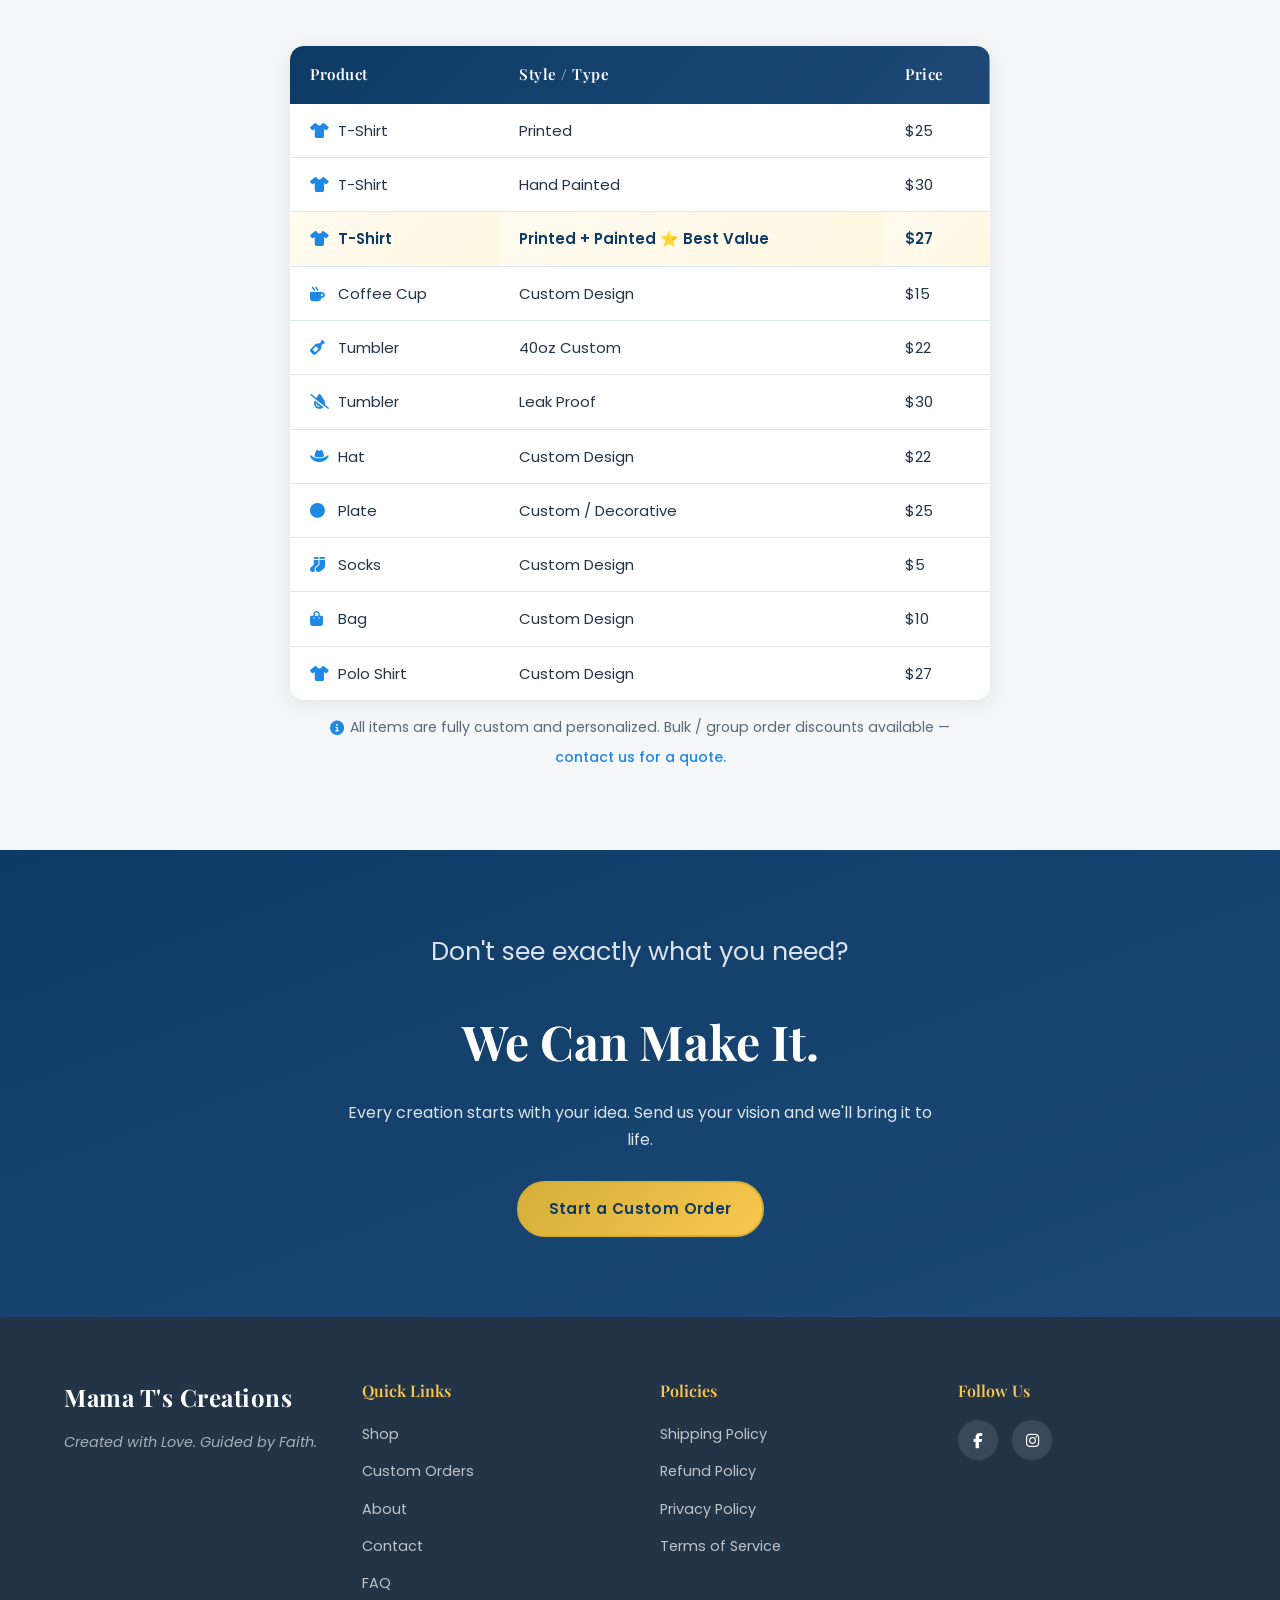
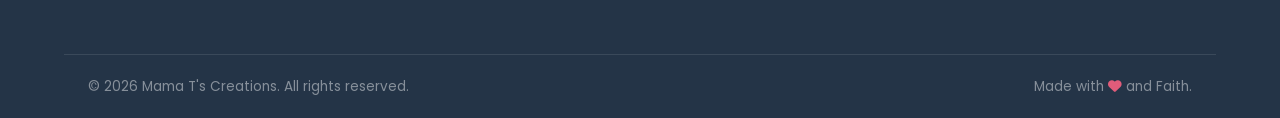
<file: shop.html>
<!DOCTYPE html>
<html lang="en">

<head>
  <meta charset="UTF-8" />
  <meta name="viewport" content="width=device-width, initial-scale=1.0" />
  <meta name="description" content="Shop custom printed & painted shirts, tumblers, cups, hats, plates, socks, bags, and polo shirts at Mama T's Creations." />
  <title>Shop | Mama T's Creations</title>

  <link rel="preconnect" href="https://fonts.googleapis.com" />
  <link rel="preconnect" href="https://fonts.gstatic.com" crossorigin />
  <link href="https://fonts.googleapis.com/css2?family=Playfair+Display:wght@400;600;700&family=Poppins:wght@300;400;500;600&family=Great+Vibes&display=swap" rel="stylesheet" />
  <link rel="stylesheet" href="https://cdnjs.cloudflare.com/ajax/libs/font-awesome/6.5.0/css/all.min.css" />
  <link rel="stylesheet" href="css/style.css" />

  <meta property="og:title" content="Shop | Mama T's Creations" />
  <meta property="og:description" content="Custom printed & painted shirts, tumblers, cups, hats, plates, socks, bags and more. Made just for you." />
  <meta property="og:url" content="https://thepurgehacker127.github.io/mama-ts-creations/shop.html" />
  <meta property="og:type" content="website" />
  <link rel="icon" type="image/png" href="assets/logo/favicon.png" />
</head>

<body>

  <header id="main-header">
    <nav class="navbar">
      <div class="nav-logo">
        <a href="index.html"><span class="logo-text">Mama T's Creations</span></a>
      </div>
      <ul class="nav-links">
        <li><a href="index.html">Home</a></li>
        <li><a href="shop.html">Shop</a></li>
        <li><a href="custom-orders.html">Custom Orders</a></li>
        <li><a href="about.html">About</a></li>
        <li><a href="contact.html">Contact</a></li>
      </ul>
      <button class="nav-toggle" aria-label="Toggle navigation">
        <i class="fas fa-bars"></i>
      </button>
    </nav>
  </header>

  <section class="page-hero">
    <div class="page-hero-content">
      <p class="hero-accent">Handmade with Heart</p>
      <h1>Shop Mama T's Creations</h1>
      <p>Every item is custom made and personalized just for you. Nothing here is mass produced.</p>
    </div>
  </section>

  <!-- Stitched seam divider -->
  <div class="stitch-divider" aria-hidden="true">
    <svg viewBox="0 0 1200 2" preserveAspectRatio="none">
      <line class="stitch-line" x1="0" y1="1" x2="1200" y2="1" />
    </svg>
    <span class="stitch-medallion"><i class="fas fa-scissors"></i></span>
  </div>

  <section id="shop-nav">
    <div class="container">
      <div class="shop-filter-bar">
        <a href="#shirts" class="filter-btn active">T-Shirts</a>
        <a href="#drinkware" class="filter-btn">Drinkware</a>
        <a href="#hats" class="filter-btn">Hats</a>
        <a href="#plates" class="filter-btn">Plates</a>
        <a href="#socks" class="filter-btn">Socks</a>
        <a href="#bags" class="filter-btn">Bags</a>
        <a href="#polo" class="filter-btn">Polo Shirts</a>
      </div>
    </div>
  </section>

  <!-- ========== T-SHIRTS SECTION ========== -->
  <section id="shirts" class="shop-section">
    <div class="container">
      <div class="shop-section-header">
        <i class="fas fa-tshirt"></i>
        <h2>Custom T-Shirts</h2>
        <p>Choose between our hand-painted and printed styles — or get both on the same shirt for the best value.</p>
      </div>

      <div class="pricing-highlight-bar">
        <div class="price-pill">
          <i class="fas fa-print"></i>
          <span>Printed Shirts</span>
          <strong>$25</strong>
        </div>
        <div class="price-pill">
          <i class="fas fa-paint-brush"></i>
          <span>Painted Shirts</span>
          <strong>$30</strong>
        </div>
        <div class="price-pill best-value">
          <i class="fas fa-star"></i>
          <span>Printed + Painted</span>
          <strong>$27</strong>
          <span class="best-value-tag">Best Value</span>
        </div>
      </div>

      <div class="product-grid">

        <div class="product-card">
          <div class="product-img-wrap">
            <img src="assets/images/shirt-waymaker.jpg" alt="Custom printed Waymaker faith shirt" class="product-img" loading="lazy" />
          </div>
          <div class="product-info">
            <span class="custom-badge"><i class="fas fa-paint-brush"></i> Made Just for You</span>
            <h3>Custom Printed T-Shirt</h3>
            <p>Your design, scripture, name, or phrase professionally printed on a quality shirt in your chosen color and size.</p>
            <div class="product-details">
              <span class="product-tag">Printed Design</span>
              <span class="product-tag">All Sizes</span>
              <span class="product-tag">All Colors</span>
            </div>
            <p class="product-price">$25</p>
            <a href="custom-orders.html" class="btn btn-primary">Request Custom Order</a>
          </div>
        </div>

        <div class="product-card">
          <div class="product-img-wrap">
            <img src="assets/images/shirt-paw-heart-tiedye.jpg" alt="Hand painted paw print heart tie-dye shirt" class="product-img" loading="lazy" />
          </div>
          <div class="product-info">
            <span class="custom-badge"><i class="fas fa-paint-brush"></i> Made Just for You</span>
            <h3>Custom Hand-Painted T-Shirt</h3>
            <p>One-of-a-kind hand-painted designs applied directly to your shirt. No two are ever exactly alike — truly unique.</p>
            <div class="product-details">
              <span class="product-tag">Hand Painted</span>
              <span class="product-tag">Unique</span>
              <span class="product-tag">All Sizes</span>
            </div>
            <p class="product-price">$30</p>
            <a href="custom-orders.html" class="btn btn-primary">Request Custom Order</a>
          </div>
        </div>

        <div class="product-card product-card-featured">
          <div class="product-featured-ribbon">Best Value</div>
          <div class="product-img-wrap">
            <img src="assets/images/shirt-sisters.jpg" alt="Custom printed Sisters quote shirt" class="product-img" loading="lazy" />
          </div>
          <div class="product-info">
            <span class="custom-badge"><i class="fas fa-star"></i> Most Popular</span>
            <h3>Printed + Painted Combo Shirt</h3>
            <p>Get the best of both worlds — printed and hand-painted on the same shirt for one incredible price. The ultimate custom creation.</p>
            <div class="product-details">
              <span class="product-tag">Print + Paint</span>
              <span class="product-tag">All Sizes</span>
              <span class="product-tag">Best Value</span>
            </div>
            <p class="product-price">$27 <span class="price-note">(saves vs. separate)</span></p>
            <a href="custom-orders.html" class="btn btn-primary">Request Custom Order</a>
          </div>
        </div>

        <div class="product-card">
          <div class="product-img-wrap">
            <img src="assets/images/shirt-faith-transfers.jpg" alt="Trusting Jesus faith transfer shirt" class="product-img" loading="lazy" />
          </div>
          <div class="product-info">
            <span class="custom-badge"><i class="fas fa-cross"></i> Faith Collection</span>
            <h3>Faith Transfer Shirt</h3>
            <p>Bold faith designs transferred onto your shirt — "Trusting Jesus", scripture art, and more.</p>
            <div class="product-details">
              <span class="product-tag">Faith Design</span>
              <span class="product-tag">All Sizes</span>
            </div>
            <p class="product-price">$25</p>
            <a href="custom-orders.html" class="btn btn-primary">Request Custom Order</a>
          </div>
        </div>

        <div class="product-card">
          <div class="product-img-wrap">
            <img src="assets/images/shirt-curvy-girl.jpg" alt="Custom Curvy Girl quote shirt" class="product-img" loading="lazy" />
          </div>
          <div class="product-info">
            <span class="custom-badge"><i class="fas fa-paint-brush"></i> Made Just for You</span>
            <h3>Custom Graphic Shirt</h3>
            <p>Your chosen graphic, quote, or artwork printed on a quality shirt in your color and size.</p>
            <div class="product-details">
              <span class="product-tag">Graphic Print</span>
              <span class="product-tag">All Colors</span>
              <span class="product-tag">All Sizes</span>
            </div>
            <p class="product-price">$25</p>
            <a href="custom-orders.html" class="btn btn-primary">Request Custom Order</a>
          </div>
        </div>

        <div class="product-card">
          <div class="product-img-wrap">
            <img src="assets/images/shirt-jesus-lion-portrait.jpg" alt="Jesus and lion faith portrait shirt" class="product-img" loading="lazy" />
          </div>
          <div class="product-info">
            <span class="custom-badge"><i class="fas fa-cross"></i> Faith Collection</span>
            <h3>Faith Portrait Shirt</h3>
            <p>Stunning faith portrait designs printed on premium quality shirts. A powerful statement of your beliefs.</p>
            <div class="product-details">
              <span class="product-tag">Faith</span>
              <span class="product-tag">Portrait Print</span>
              <span class="product-tag">All Sizes</span>
            </div>
            <p class="product-price">$25</p>
            <a href="custom-orders.html" class="btn btn-primary">Request Custom Order</a>
          </div>
        </div>

        <div class="product-card">
          <div class="product-img-wrap">
            <img src="assets/images/shirt-family-photo-collage.jpg" alt="Custom family photo collage shirt" class="product-img" loading="lazy" />
          </div>
          <div class="product-info">
            <span class="custom-badge"><i class="fas fa-camera"></i> Your Photos</span>
            <h3>Custom Family Photo Shirt</h3>
            <p>Turn your favorite family photos into a custom shirt. Multiple photos, names, dates — all in one beautiful design.</p>
            <div class="product-details">
              <span class="product-tag">Photo Print</span>
              <span class="product-tag">Family</span>
              <span class="product-tag">All Colors</span>
            </div>
            <p class="product-price">$25</p>
            <a href="custom-orders.html" class="btn btn-primary">Request Custom Order</a>
          </div>
        </div>

        <div class="product-card">
          <div class="product-img-wrap">
            <img src="assets/images/shirt-dog-dad.jpg" alt="Custom pet photo print shirt" class="product-img" loading="lazy" />
          </div>
          <div class="product-info">
            <span class="custom-badge"><i class="fas fa-paw"></i> Pet Lovers</span>
            <h3>Custom Pet Photo Shirt</h3>
            <p>Your fur baby printed on a quality shirt. Dog moms, dog dads, cat lovers — we print your pet in perfect detail.</p>
            <div class="product-details">
              <span class="product-tag">Pet Photo</span>
              <span class="product-tag">All Sizes</span>
              <span class="product-tag">Any Color</span>
            </div>
            <p class="product-price">$25</p>
            <a href="custom-orders.html" class="btn btn-primary">Request Custom Order</a>
          </div>
        </div>

        <div class="product-card">
          <div class="product-img-wrap">
            <img src="assets/images/shirt-god-breaks-plans.jpg" alt="Sometimes God breaks your plans faith shirt" class="product-img" loading="lazy" />
          </div>
          <div class="product-info">
            <span class="custom-badge"><i class="fas fa-cross"></i> Faith Collection</span>
            <h3>Custom Faith Message Shirt</h3>
            <p>Powerful faith messages and spiritual artwork printed on premium shirts. Bold, beautiful, and meaningful.</p>
            <div class="product-details">
              <span class="product-tag">Faith</span>
              <span class="product-tag">Spiritual</span>
              <span class="product-tag">All Sizes</span>
            </div>
            <p class="product-price">$25</p>
            <a href="custom-orders.html" class="btn btn-primary">Request Custom Order</a>
          </div>
        </div>

      </div>
    </div>
  </section>

  <!-- ========== DRINKWARE SECTION ========== -->
  <section id="drinkware" class="shop-section shop-section-alt">
    <div class="container">
      <div class="shop-section-header">
        <i class="fas fa-mug-hot"></i>
        <h2>Drinkware</h2>
        <p>Custom cups, tumblers, and mugs personalized with your name, scripture, or design.</p>
      </div>

      <div class="pricing-highlight-bar">
        <div class="price-pill">
          <i class="fas fa-mug-hot"></i>
          <span>Coffee Cups</span>
          <strong>$15</strong>
        </div>
        <div class="price-pill">
          <i class="fas fa-wine-bottle"></i>
          <span>40oz Tumblers</span>
          <strong>$22</strong>
        </div>
        <div class="price-pill">
          <i class="fas fa-tint-slash"></i>
          <span>Leak Proof</span>
          <strong>$30</strong>
        </div>
      </div>

      <div class="product-grid">

        <div class="product-card">
          <div class="product-img-wrap">
            <img src="assets/images/placeholder-coffee-cup.svg" alt="Custom coffee cup" class="product-img" loading="lazy" />
          </div>
          <div class="product-info">
            <span class="custom-badge"><i class="fas fa-paint-brush"></i> Made Just for You</span>
            <h3>Custom Coffee Cup</h3>
            <p>Start your morning with something personal. Your name, scripture, or custom design printed on a quality coffee cup.</p>
            <div class="product-details">
              <span class="product-tag">Custom Design</span>
              <span class="product-tag">Great Gift</span>
            </div>
            <p class="product-price">$15</p>
            <a href="custom-orders.html" class="btn btn-primary">Request Custom Order</a>
          </div>
        </div>

        <div class="product-card">
          <div class="product-img-wrap">
            <img src="assets/images/tumbler-faith-god-is-good.jpg" alt="God is Good All the Time custom faith tumbler" class="product-img" loading="lazy" />
          </div>
          <div class="product-info">
            <span class="custom-badge"><i class="fas fa-paint-brush"></i> Made Just for You</span>
            <h3>Custom 40oz Tumbler</h3>
            <p>Our most popular size. Keeps drinks cold for hours, personalized with your name, colors, and design of choice.</p>
            <div class="product-details">
              <span class="product-tag">40oz</span>
              <span class="product-tag">Insulated</span>
              <span class="product-tag">Custom</span>
            </div>
            <p class="product-price">$22</p>
            <a href="custom-orders.html" class="btn btn-primary">Request Custom Order</a>
          </div>
        </div>

        <div class="product-card">
          <div class="product-img-wrap">
            <img src="assets/images/tumbler-black-daisy.jpg" alt="Black daisy leak proof custom tumbler" class="product-img" loading="lazy" />
          </div>
          <div class="product-info">
            <span class="custom-badge"><i class="fas fa-paint-brush"></i> Made Just for You</span>
            <h3>Leak Proof Custom Tumbler</h3>
            <p>Premium leak-proof lid with your personalized design. Perfect for on-the-go, gym, travel, or gifting.</p>
            <div class="product-details">
              <span class="product-tag">Leak Proof</span>
              <span class="product-tag">Premium</span>
              <span class="product-tag">Custom</span>
            </div>
            <p class="product-price">$30</p>
            <a href="custom-orders.html" class="btn btn-primary">Request Custom Order</a>
          </div>
        </div>

      </div>
    </div>
  </section>

  <!-- ========== HATS SECTION ========== -->
  <section id="hats" class="shop-section">
    <div class="container">
      <div class="shop-section-header">
        <i class="fas fa-hat-cowboy"></i>
        <h2>Custom Hats</h2>
        <p>Personalized hats with your design, name, or faith message.</p>
      </div>
      <div class="product-grid">

        <div class="product-card">
          <div class="product-img-wrap">
            <img src="assets/images/placeholder-hat.svg" alt="Custom hat" class="product-img" loading="lazy" />
          </div>
          <div class="product-info">
            <span class="custom-badge"><i class="fas fa-paint-brush"></i> Made Just for You</span>
            <h3>Custom Personalized Hat</h3>
            <p>Your name, scripture, phrase, or design on a quality hat. Perfect for everyday wear, events, church groups, or gifts.</p>
            <div class="product-details">
              <span class="product-tag">Custom Design</span>
              <span class="product-tag">One Size Fits Most</span>
              <span class="product-tag">All Styles</span>
            </div>
            <p class="product-price">$22</p>
            <a href="custom-orders.html" class="btn btn-primary">Request Custom Order</a>
          </div>
        </div>

        <div class="product-card">
          <div class="product-img-wrap">
            <img src="assets/images/placeholder-hat.svg" alt="Faith based custom hat" class="product-img" loading="lazy" />
          </div>
          <div class="product-info">
            <span class="custom-badge"><i class="fas fa-cross"></i> Faith Collection</span>
            <h3>Faith-Based Custom Hat</h3>
            <p>Scripture, crosses, and faith-inspired designs on a hat that lets your beliefs show wherever you go.</p>
            <div class="product-details">
              <span class="product-tag">Faith Design</span>
              <span class="product-tag">Custom Text</span>
            </div>
            <p class="product-price">$22</p>
            <a href="custom-orders.html" class="btn btn-primary">Request Custom Order</a>
          </div>
        </div>

        <div class="product-card">
          <div class="product-img-wrap">
            <img src="assets/images/placeholder-hat.svg" alt="Group event custom hats" class="product-img" loading="lazy" />
          </div>
          <div class="product-info">
            <span class="custom-badge"><i class="fas fa-users"></i> Group Orders</span>
            <h3>Group / Event Hats</h3>
            <p>Matching hats for family reunions, church events, birthday groups, or team outings. Bulk pricing available.</p>
            <div class="product-details">
              <span class="product-tag">Bulk Orders</span>
              <span class="product-tag">Events</span>
              <span class="product-tag">Groups</span>
            </div>
            <p class="product-price">$22 each</p>
            <a href="custom-orders.html" class="btn btn-primary">Request Custom Order</a>
          </div>
        </div>

      </div>
    </div>
  </section>

  <!-- ========== PLATES SECTION ========== -->
  <section id="plates" class="shop-section shop-section-alt">
    <div class="container">
      <div class="shop-section-header">
        <i class="fas fa-circle"></i>
        <h2>Custom Plates</h2>
        <p>Personalized decorative plates — perfect keepsakes, gifts, and home décor pieces.</p>
      </div>
      <div class="product-grid">

        <div class="product-card">
          <div class="product-img-wrap">
            <img src="assets/images/placeholder-plate.svg" alt="Custom decorative plate" class="product-img" loading="lazy" />
          </div>
          <div class="product-info">
            <span class="custom-badge"><i class="fas fa-paint-brush"></i> Made Just for You</span>
            <h3>Custom Decorative Plate</h3>
            <p>Personalized with a name, date, scripture, or special message. Beautiful for display, gifting, or celebrating milestones.</p>
            <div class="product-details">
              <span class="product-tag">Custom Design</span>
              <span class="product-tag">Keepsake</span>
              <span class="product-tag">Gift Ready</span>
            </div>
            <p class="product-price">$25</p>
            <a href="custom-orders.html" class="btn btn-primary">Request Custom Order</a>
          </div>
        </div>

        <div class="product-card">
          <div class="product-img-wrap">
            <img src="assets/images/placeholder-plate.svg" alt="Faith scripture plate" class="product-img" loading="lazy" />
          </div>
          <div class="product-info">
            <span class="custom-badge"><i class="fas fa-cross"></i> Faith Collection</span>
            <h3>Faith Scripture Plate</h3>
            <p>Your favorite Bible verse or faith quote beautifully displayed on a decorative plate. A meaningful gift for any occasion.</p>
            <div class="product-details">
              <span class="product-tag">Scripture</span>
              <span class="product-tag">Faith</span>
              <span class="product-tag">Decorative</span>
            </div>
            <p class="product-price">$25</p>
            <a href="custom-orders.html" class="btn btn-primary">Request Custom Order</a>
          </div>
        </div>

        <div class="product-card">
          <div class="product-img-wrap">
            <img src="assets/images/placeholder-plate.svg" alt="Baby and milestone plate" class="product-img" loading="lazy" />
          </div>
          <div class="product-info">
            <span class="custom-badge"><i class="fas fa-gift"></i> Gift Idea</span>
            <h3>Baby & Milestone Plate</h3>
            <p>Celebrate a birth, baptism, graduation, or anniversary with a custom plate they will treasure for life.</p>
            <div class="product-details">
              <span class="product-tag">Milestone</span>
              <span class="product-tag">Baby</span>
              <span class="product-tag">Anniversary</span>
            </div>
            <p class="product-price">$25</p>
            <a href="custom-orders.html" class="btn btn-primary">Request Custom Order</a>
          </div>
        </div>

      </div>
    </div>
  </section>

  <!-- ========== SOCKS SECTION ========== -->
  <section id="socks" class="shop-section">
    <div class="container">
      <div class="shop-section-header">
        <i class="fas fa-socks"></i>
        <h2>Custom Socks</h2>
        <p>Fun, affordable, and personalized. Custom socks make the perfect gift or add-on.</p>
      </div>
      <div class="product-grid">

        <div class="product-card">
          <div class="product-img-wrap">
            <img src="assets/images/bag-socks-strawberry-shortcake.jpg" alt="Custom Strawberry Shortcake socks and matching tote bag" class="product-img" loading="lazy" />
          </div>
          <div class="product-info">
            <span class="custom-badge"><i class="fas fa-paint-brush"></i> Made Just for You</span>
            <h3>Custom Personalized Socks</h3>
            <p>Your name, design, or fun phrase on a pair of quality socks. Great standalone gift or bundle with any other item.</p>
            <div class="product-details">
              <span class="product-tag">Custom Design</span>
              <span class="product-tag">All Sizes</span>
              <span class="product-tag">Fun Gift</span>
            </div>
            <p class="product-price">$5</p>
            <a href="custom-orders.html" class="btn btn-primary">Request Custom Order</a>
          </div>
        </div>

        <div class="product-card">
          <div class="product-img-wrap">
            <img src="assets/images/placeholder-socks.svg" alt="Faith and scripture socks" class="product-img" loading="lazy" />
          </div>
          <div class="product-info">
            <span class="custom-badge"><i class="fas fa-cross"></i> Faith Collection</span>
            <h3>Faith & Scripture Socks</h3>
            <p>Walk in faith every day. Scripture, crosses, or faith phrases on cozy custom socks.</p>
            <div class="product-details">
              <span class="product-tag">Faith</span>
              <span class="product-tag">Scripture</span>
              <span class="product-tag">Cozy</span>
            </div>
            <p class="product-price">$5</p>
            <a href="custom-orders.html" class="btn btn-primary">Request Custom Order</a>
          </div>
        </div>

        <div class="product-card">
          <div class="product-img-wrap">
            <img src="assets/images/placeholder-socks.svg" alt="Socks and shirt bundle" class="product-img" loading="lazy" />
          </div>
          <div class="product-info">
            <span class="custom-badge"><i class="fas fa-star"></i> Best Add-On</span>
            <h3>Socks + Shirt Bundle</h3>
            <p>Add a matching pair of custom socks to any shirt order. The perfect matching set for yourself or as a gift.</p>
            <div class="product-details">
              <span class="product-tag">Bundle</span>
              <span class="product-tag">Matching Set</span>
              <span class="product-tag">Gift Idea</span>
            </div>
            <p class="product-price">From $30 <span class="price-note">(shirt + socks)</span></p>
            <a href="custom-orders.html" class="btn btn-primary">Request Custom Order</a>
          </div>
        </div>

      </div>
    </div>
  </section>

  <!-- ========== BAGS SECTION ========== -->
  <section id="bags" class="shop-section shop-section-alt">
    <div class="container">
      <div class="shop-section-header">
        <i class="fas fa-shopping-bag"></i>
        <h2>Custom Bags</h2>
        <p>Personalized bags for everyday use, gifting, events, and more.</p>
      </div>
      <div class="product-grid">

        <div class="product-card">
          <div class="product-img-wrap">
            <img src="assets/images/bag-socks-strawberry-shortcake.jpg" alt="Strawberry Shortcake custom tote bag" class="product-img" loading="lazy" />
          </div>
          <div class="product-info">
            <span class="custom-badge"><i class="fas fa-paint-brush"></i> Made Just for You</span>
            <h3>Custom Personalized Bag</h3>
            <p>Your name, design, or message on a quality bag. Perfect for tote bags, gift bags, or everyday carry.</p>
            <div class="product-details">
              <span class="product-tag">Custom Design</span>
              <span class="product-tag">Durable</span>
              <span class="product-tag">Versatile</span>
            </div>
            <p class="product-price">$10</p>
            <a href="custom-orders.html" class="btn btn-primary">Request Custom Order</a>
          </div>
        </div>

        <div class="product-card">
          <div class="product-img-wrap">
            <img src="assets/images/placeholder-socks.svg" alt="Faith tote bag" class="product-img" loading="lazy" />
          </div>
          <div class="product-info">
            <span class="custom-badge"><i class="fas fa-cross"></i> Faith Collection</span>
            <h3>Faith Tote Bag</h3>
            <p>Carry your faith wherever you go. Scripture, crosses, and faith-inspired designs on a sturdy personalized tote.</p>
            <div class="product-details">
              <span class="product-tag">Faith</span>
              <span class="product-tag">Tote</span>
              <span class="product-tag">Everyday Use</span>
            </div>
            <p class="product-price">$10</p>
            <a href="custom-orders.html" class="btn btn-primary">Request Custom Order</a>
          </div>
        </div>

        <div class="product-card">
          <div class="product-img-wrap">
            <img src="assets/images/placeholder-socks.svg" alt="Event and group bags" class="product-img" loading="lazy" />
          </div>
          <div class="product-info">
            <span class="custom-badge"><i class="fas fa-users"></i> Group Orders</span>
            <h3>Event & Group Bags</h3>
            <p>Matching bags for church events, baby showers, birthday parties, or corporate gifting. Bulk pricing available.</p>
            <div class="product-details">
              <span class="product-tag">Bulk Orders</span>
              <span class="product-tag">Events</span>
              <span class="product-tag">Groups</span>
            </div>
            <p class="product-price">$10 each</p>
            <a href="custom-orders.html" class="btn btn-primary">Request Custom Order</a>
          </div>
        </div>

      </div>
    </div>
  </section>

  <!-- ========== POLO SHIRTS SECTION ========== -->
  <section id="polo" class="shop-section">
    <div class="container">
      <div class="shop-section-header">
        <i class="fas fa-tshirt"></i>
        <h2>Custom Polo Shirts</h2>
        <p>Professional, polished, and personalized. Perfect for business, church, events, and groups.</p>
      </div>
      <div class="product-grid">

        <div class="product-card">
          <div class="product-img-wrap">
            <img src="assets/images/placeholder-polo.svg" alt="Custom polo shirt" class="product-img" loading="lazy" />
          </div>
          <div class="product-info">
            <span class="custom-badge"><i class="fas fa-paint-brush"></i> Made Just for You</span>
            <h3>Custom Polo Shirt</h3>
            <p>A clean, professional polo shirt personalized with your name, logo, scripture, or design. Great for business or church wear.</p>
            <div class="product-details">
              <span class="product-tag">Custom Design</span>
              <span class="product-tag">All Sizes</span>
              <span class="product-tag">Professional</span>
            </div>
            <p class="product-price">$27</p>
            <a href="custom-orders.html" class="btn btn-primary">Request Custom Order</a>
          </div>
        </div>

        <div class="product-card">
          <div class="product-img-wrap">
            <img src="assets/images/placeholder-polo.svg" alt="Church and ministry polo shirt" class="product-img" loading="lazy" />
          </div>
          <div class="product-info">
            <span class="custom-badge"><i class="fas fa-cross"></i> Faith Collection</span>
            <h3>Church & Ministry Polo</h3>
            <p>Matching polo shirts for your church team, ministry group, or faith organization. Bulk pricing available.</p>
            <div class="product-details">
              <span class="product-tag">Church</span>
              <span class="product-tag">Ministry</span>
              <span class="product-tag">Group Orders</span>
            </div>
            <p class="product-price">$27 each</p>
            <a href="custom-orders.html" class="btn btn-primary">Request Custom Order</a>
          </div>
        </div>

        <div class="product-card">
          <div class="product-img-wrap">
            <img src="assets/images/placeholder-polo.svg" alt="Business logo polo shirt" class="product-img" loading="lazy" />
          </div>
          <div class="product-info">
            <span class="custom-badge"><i class="fas fa-star"></i> Business Ready</span>
            <h3>Business Logo Polo</h3>
            <p>Get your business name or logo embroidered or printed on professional polo shirts for your team or staff.</p>
            <div class="product-details">
              <span class="product-tag">Business</span>
              <span class="product-tag">Logo Print</span>
              <span class="product-tag">Team Orders</span>
            </div>
            <p class="product-price">$27 each</p>
            <a href="custom-orders.html" class="btn btn-primary">Request Custom Order</a>
          </div>
        </div>

      </div>
    </div>
  </section>

  <!-- ========== PRICING SUMMARY TABLE ========== -->
  <section id="pricing-summary">
    <div class="container">
      <h2 class="section-title">Full Pricing at a Glance</h2>
      <p class="section-subtitle">Every price below is for a fully custom, personalized item made just for you.</p>
      <div class="pricing-table-wrapper">
        <table class="pricing-table">
          <thead>
            <tr>
              <th>Product</th>
              <th>Style / Type</th>
              <th>Price</th>
            </tr>
          </thead>
          <tbody>
            <tr>
              <td><i class="fas fa-tshirt"></i> T-Shirt</td>
              <td>Printed</td>
              <td>$25</td>
            </tr>
            <tr>
              <td><i class="fas fa-tshirt"></i> T-Shirt</td>
              <td>Hand Painted</td>
              <td>$30</td>
            </tr>
            <tr class="table-highlight">
              <td><i class="fas fa-tshirt"></i> T-Shirt</td>
              <td>Printed + Painted ⭐ Best Value</td>
              <td>$27</td>
            </tr>
            <tr>
              <td><i class="fas fa-mug-hot"></i> Coffee Cup</td>
              <td>Custom Design</td>
              <td>$15</td>
            </tr>
            <tr>
              <td><i class="fas fa-wine-bottle"></i> Tumbler</td>
              <td>40oz Custom</td>
              <td>$22</td>
            </tr>
            <tr>
              <td><i class="fas fa-tint-slash"></i> Tumbler</td>
              <td>Leak Proof</td>
              <td>$30</td>
            </tr>
            <tr>
              <td><i class="fas fa-hat-cowboy"></i> Hat</td>
              <td>Custom Design</td>
              <td>$22</td>
            </tr>
            <tr>
              <td><i class="fas fa-circle"></i> Plate</td>
              <td>Custom / Decorative</td>
              <td>$25</td>
            </tr>
            <tr>
              <td><i class="fas fa-socks"></i> Socks</td>
              <td>Custom Design</td>
              <td>$5</td>
            </tr>
            <tr>
              <td><i class="fas fa-shopping-bag"></i> Bag</td>
              <td>Custom Design</td>
              <td>$10</td>
            </tr>
            <tr>
              <td><i class="fas fa-tshirt"></i> Polo Shirt</td>
              <td>Custom Design</td>
              <td>$27</td>
            </tr>
          </tbody>
        </table>
        <p class="pricing-note">
          <i class="fas fa-info-circle"></i>
          All items are fully custom and personalized. Bulk / group order discounts available —
          <a href="custom-orders.html">contact us for a quote.</a>
        </p>
      </div>
    </div>
  </section>

  <section id="shop-cta">
    <div class="container">
      <div class="cta-banner">
        <p class="hero-accent">Don't see exactly what you need?</p>
        <h2>We Can Make It.</h2>
        <p>Every creation starts with your idea. Send us your vision and we'll bring it to life.</p>
        <a href="custom-orders.html" class="btn btn-primary">Start a Custom Order</a>
      </div>
    </div>
  </section>

  <footer id="main-footer">
    <div class="container">
      <div class="footer-grid">
        <div class="footer-brand">
          <span class="logo-text">Mama T's Creations</span>
          <p>Created with Love. Guided by Faith.</p>
        </div>
        <div class="footer-links">
          <h4>Quick Links</h4>
          <ul>
            <li><a href="shop.html">Shop</a></li>
            <li><a href="custom-orders.html">Custom Orders</a></li>
            <li><a href="about.html">About</a></li>
            <li><a href="contact.html">Contact</a></li>
            <li><a href="faq.html">FAQ</a></li>
          </ul>
        </div>
        <div class="footer-policies">
          <h4>Policies</h4>
          <ul>
            <li><a href="shipping-policy.html">Shipping Policy</a></li>
            <li><a href="refund-policy.html">Refund Policy</a></li>
            <li><a href="privacy-policy.html">Privacy Policy</a></li>
            <li><a href="terms.html">Terms of Service</a></li>
          </ul>
        </div>
        <div class="footer-social">
          <h4>Follow Us</h4>
          <div class="social-icons">
            <a href="#" aria-label="Facebook"><i class="fab fa-facebook-f"></i></a>
            <a href="https://instagram.com/tsmith64068" target="_blank" aria-label="Instagram"><i class="fab fa-instagram"></i></a>
          </div>
        </div>
      </div>
      <div class="footer-bottom">
        <p>&copy; 2025 Mama T's Creations. All rights reserved.</p>
        <p>Made with <i class="fas fa-heart"></i> and Faith.</p>
      </div>
    </div>
  </footer>

  <script src="js/main.js"></script>
</body>
</html>
</file>
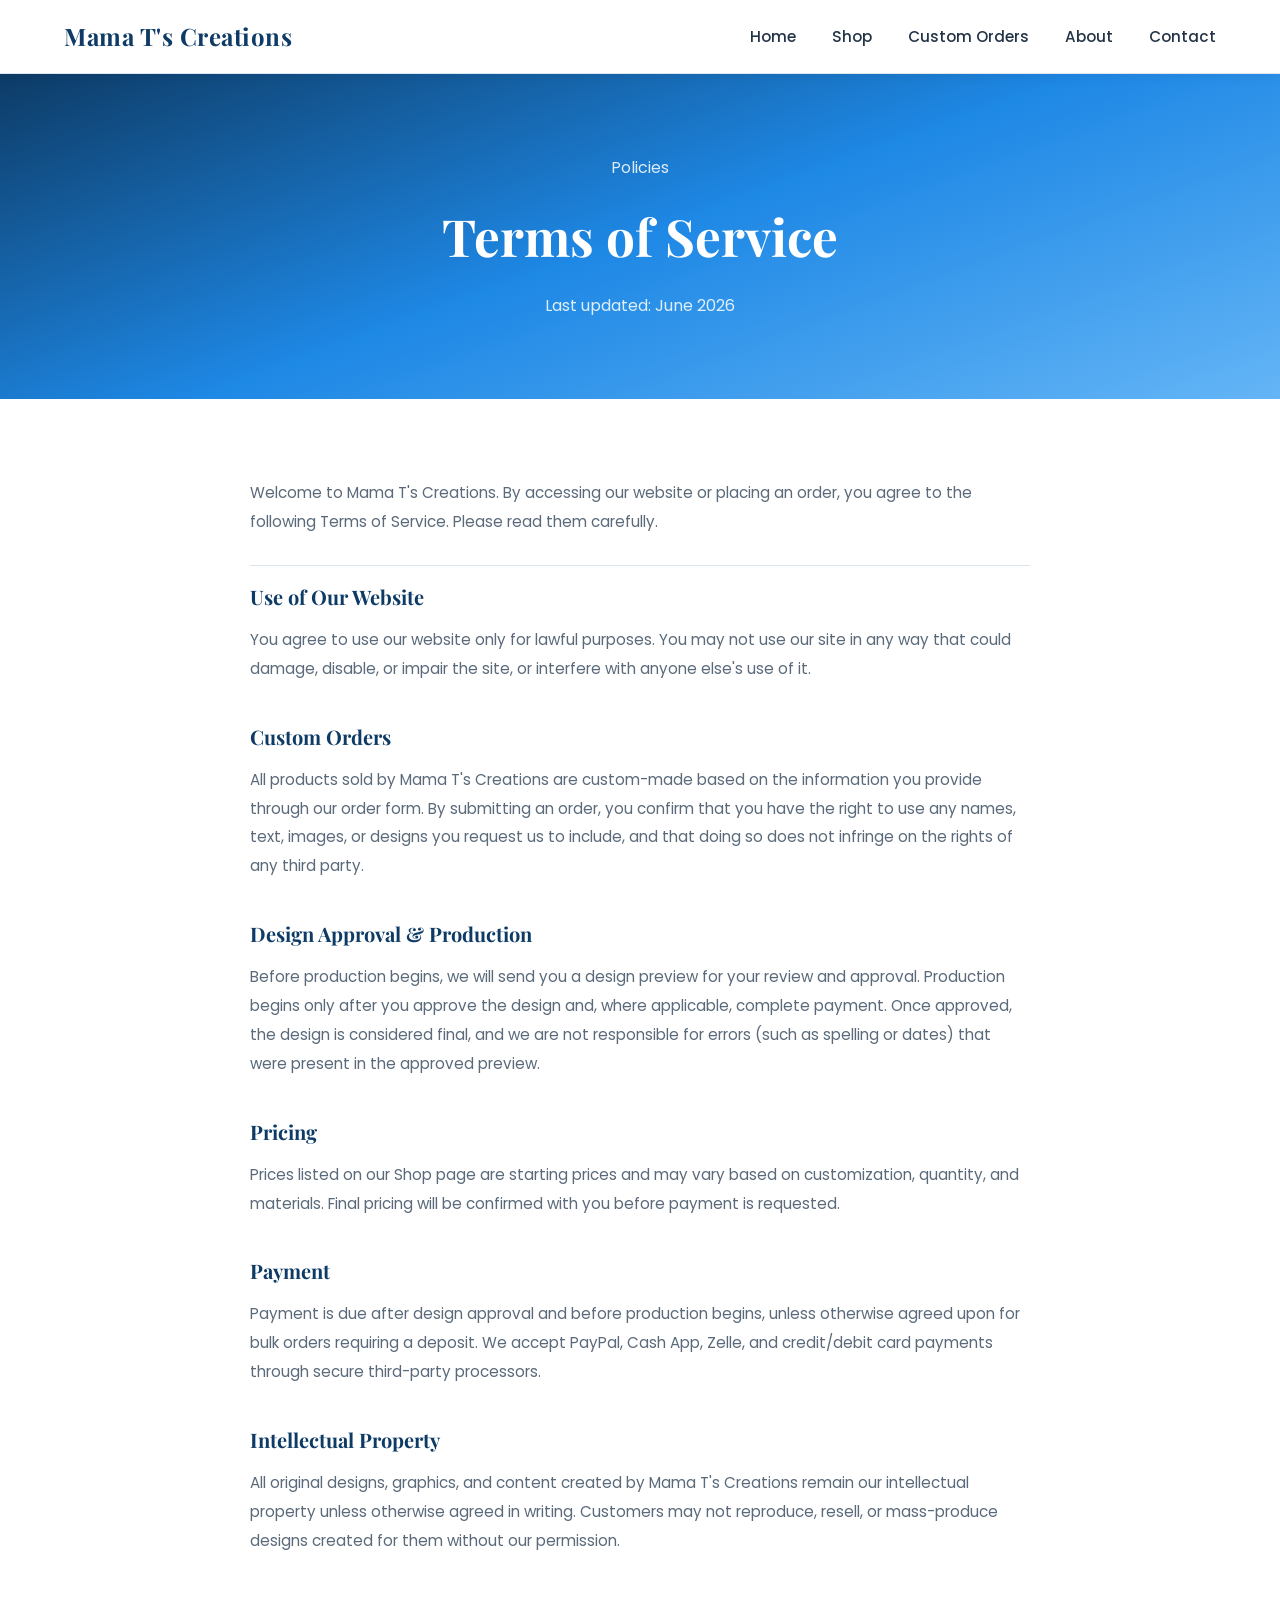
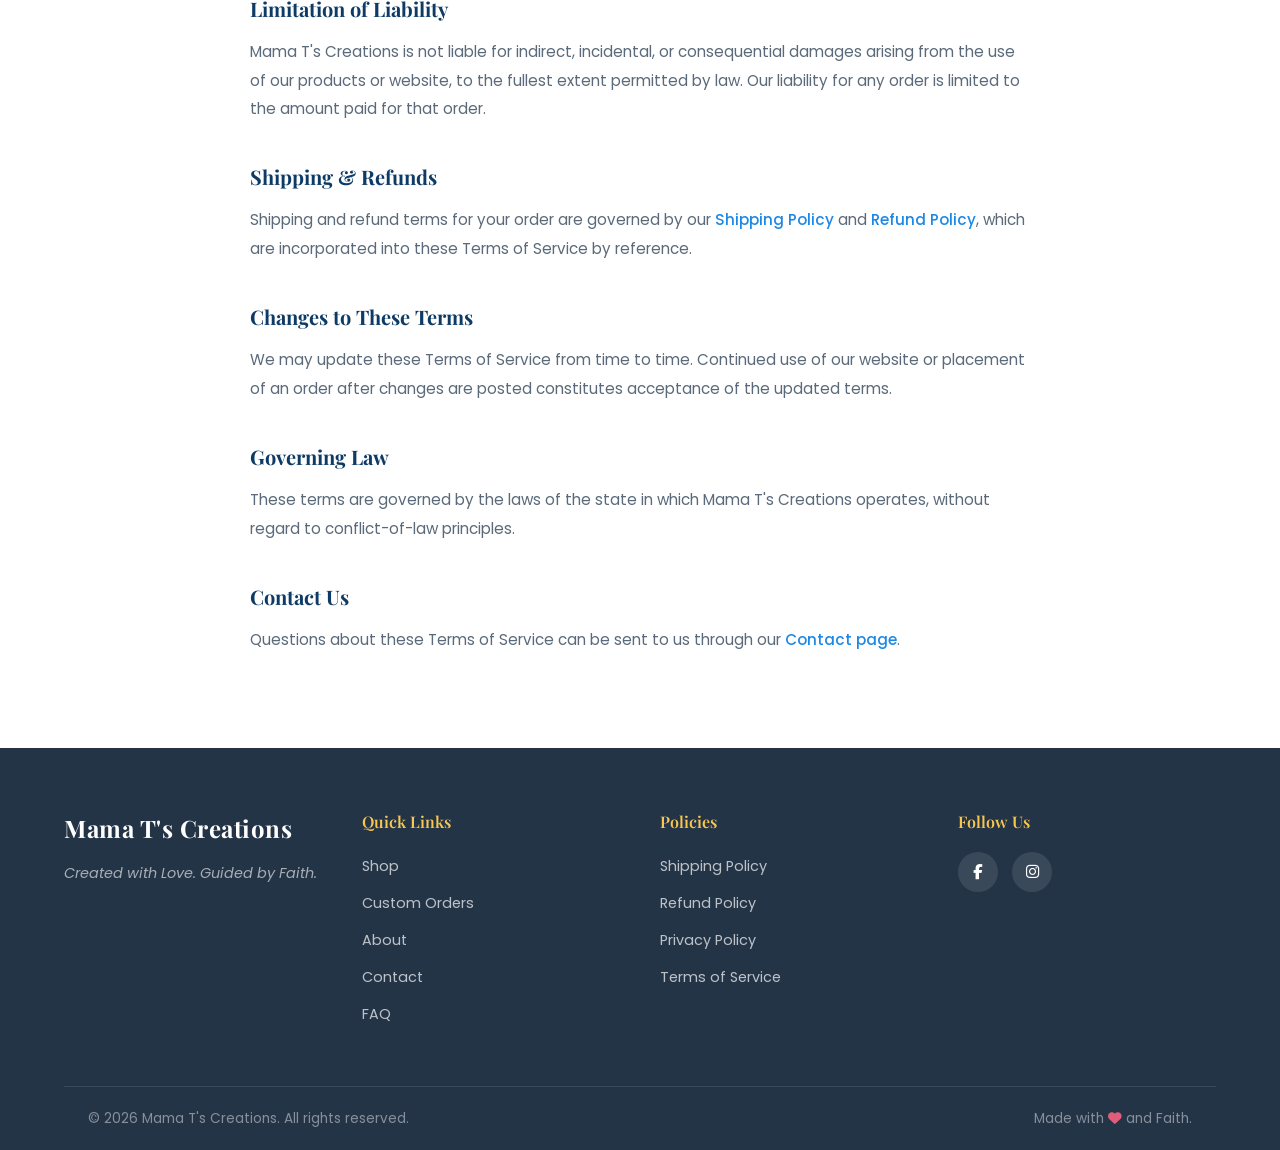
<file: terms.html>
<!DOCTYPE html>
<html lang="en">

<head>
  <meta charset="UTF-8" />
  <meta name="viewport" content="width=device-width, initial-scale=1.0" />
  <meta name="description" content="Terms of service for Mama T's Creations — the rules and agreements that govern use of our website and ordering process." />
  <title>Terms of Service | Mama T's Creations</title>

  <link rel="preconnect" href="https://fonts.googleapis.com" />
  <link rel="preconnect" href="https://fonts.gstatic.com" crossorigin />
  <link href="https://fonts.googleapis.com/css2?family=Playfair+Display:wght@400;600;700&family=Poppins:wght@300;400;500;600&family=Great+Vibes&display=swap" rel="stylesheet" />
  <link rel="stylesheet" href="https://cdnjs.cloudflare.com/ajax/libs/font-awesome/6.5.0/css/all.min.css" />
  <link rel="stylesheet" href="css/style.css" />
</head>

<body>

  <!-- ========== NAVIGATION ========== -->
  <header id="main-header">
    <nav class="navbar">
      <div class="nav-logo">
        <a href="index.html"><span class="logo-text">Mama T's Creations</span></a>
      </div>
      <ul class="nav-links">
        <li><a href="index.html">Home</a></li>
        <li><a href="shop.html">Shop</a></li>
        <li><a href="custom-orders.html">Custom Orders</a></li>
        <li><a href="about.html">About</a></li>
        <li><a href="contact.html">Contact</a></li>
      </ul>
      <button class="nav-toggle" aria-label="Toggle navigation">
        <i class="fas fa-bars"></i>
      </button>
    </nav>
  </header>

  <!-- ========== PAGE HERO ========== -->
  <section class="page-hero">
    <div class="page-hero-content">
      <p class="hero-accent">Policies</p>
      <h1>Terms of Service</h1>
      <p>Last updated: June 2026</p>
    </div>
  </section>

  <!-- ========== LEGAL CONTENT ========== -->
  <section id="legal-section">
    <div class="container">
      <div class="legal-wrapper">

        <p class="legal-intro">
          Welcome to Mama T's Creations. By accessing our website or placing an order, you agree to the following Terms of Service. Please read them carefully.
        </p>

        <h2>Use of Our Website</h2>
        <p>
          You agree to use our website only for lawful purposes. You may not use our site in any way that could damage, disable, or impair the site, or interfere with anyone else's use of it.
        </p>

        <h2>Custom Orders</h2>
        <p>
          All products sold by Mama T's Creations are custom-made based on the information you provide through our order form. By submitting an order, you confirm that you have the right to use any names, text, images, or designs you request us to include, and that doing so does not infringe on the rights of any third party.
        </p>

        <h2>Design Approval &amp; Production</h2>
        <p>
          Before production begins, we will send you a design preview for your review and approval. Production begins only after you approve the design and, where applicable, complete payment. Once approved, the design is considered final, and we are not responsible for errors (such as spelling or dates) that were present in the approved preview.
        </p>

        <h2>Pricing</h2>
        <p>
          Prices listed on our Shop page are starting prices and may vary based on customization, quantity, and materials. Final pricing will be confirmed with you before payment is requested.
        </p>

        <h2>Payment</h2>
        <p>
          Payment is due after design approval and before production begins, unless otherwise agreed upon for bulk orders requiring a deposit. We accept PayPal, Cash App, Zelle, and credit/debit card payments through secure third-party processors.
        </p>

        <h2>Intellectual Property</h2>
        <p>
          All original designs, graphics, and content created by Mama T's Creations remain our intellectual property unless otherwise agreed in writing. Customers may not reproduce, resell, or mass-produce designs created for them without our permission.
        </p>

        <h2>Limitation of Liability</h2>
        <p>
          Mama T's Creations is not liable for indirect, incidental, or consequential damages arising from the use of our products or website, to the fullest extent permitted by law. Our liability for any order is limited to the amount paid for that order.
        </p>

        <h2>Shipping &amp; Refunds</h2>
        <p>
          Shipping and refund terms for your order are governed by our <a href="shipping-policy.html">Shipping Policy</a> and <a href="refund-policy.html">Refund Policy</a>, which are incorporated into these Terms of Service by reference.
        </p>

        <h2>Changes to These Terms</h2>
        <p>
          We may update these Terms of Service from time to time. Continued use of our website or placement of an order after changes are posted constitutes acceptance of the updated terms.
        </p>

        <h2>Governing Law</h2>
        <p>
          These terms are governed by the laws of the state in which Mama T's Creations operates, without regard to conflict-of-law principles.
        </p>

        <h2>Contact Us</h2>
        <p>
          Questions about these Terms of Service can be sent to us through our <a href="contact.html">Contact page</a>.
        </p>

      </div>
    </div>
  </section>

  <!-- ========== FOOTER ========== -->
  <footer id="main-footer">
    <div class="container">
      <div class="footer-grid">
        <div class="footer-brand">
          <span class="logo-text">Mama T's Creations</span>
          <p>Created with Love. Guided by Faith.</p>
        </div>
        <div class="footer-links">
          <h4>Quick Links</h4>
          <ul>
            <li><a href="shop.html">Shop</a></li>
            <li><a href="custom-orders.html">Custom Orders</a></li>
            <li><a href="about.html">About</a></li>
            <li><a href="contact.html">Contact</a></li>
            <li><a href="faq.html">FAQ</a></li>
          </ul>
        </div>
        <div class="footer-policies">
          <h4>Policies</h4>
          <ul>
            <li><a href="shipping-policy.html">Shipping Policy</a></li>
            <li><a href="refund-policy.html">Refund Policy</a></li>
            <li><a href="privacy-policy.html">Privacy Policy</a></li>
            <li><a href="terms.html">Terms of Service</a></li>
          </ul>
        </div>
        <div class="footer-social">
          <h4>Follow Us</h4>
          <div class="social-icons">
            <a href="#" aria-label="Facebook"><i class="fab fa-facebook-f"></i></a>
            <a href="https://instagram.com/tsmith64068" target="_blank" aria-label="Instagram"><i class="fab fa-instagram"></i></a>
            <!-- TikTok and Pinterest links to be added when accounts are confirmed -->
          </div>
        </div>
      </div>
      <div class="footer-bottom">
        <p>&copy; 2025 Mama T's Creations. All rights reserved.</p>
        <p>Made with <i class="fas fa-heart"></i> and Faith.</p>
      </div>
    </div>
  </footer>

  <script src="js/main.js"></script>
</body>
</html>
</file>
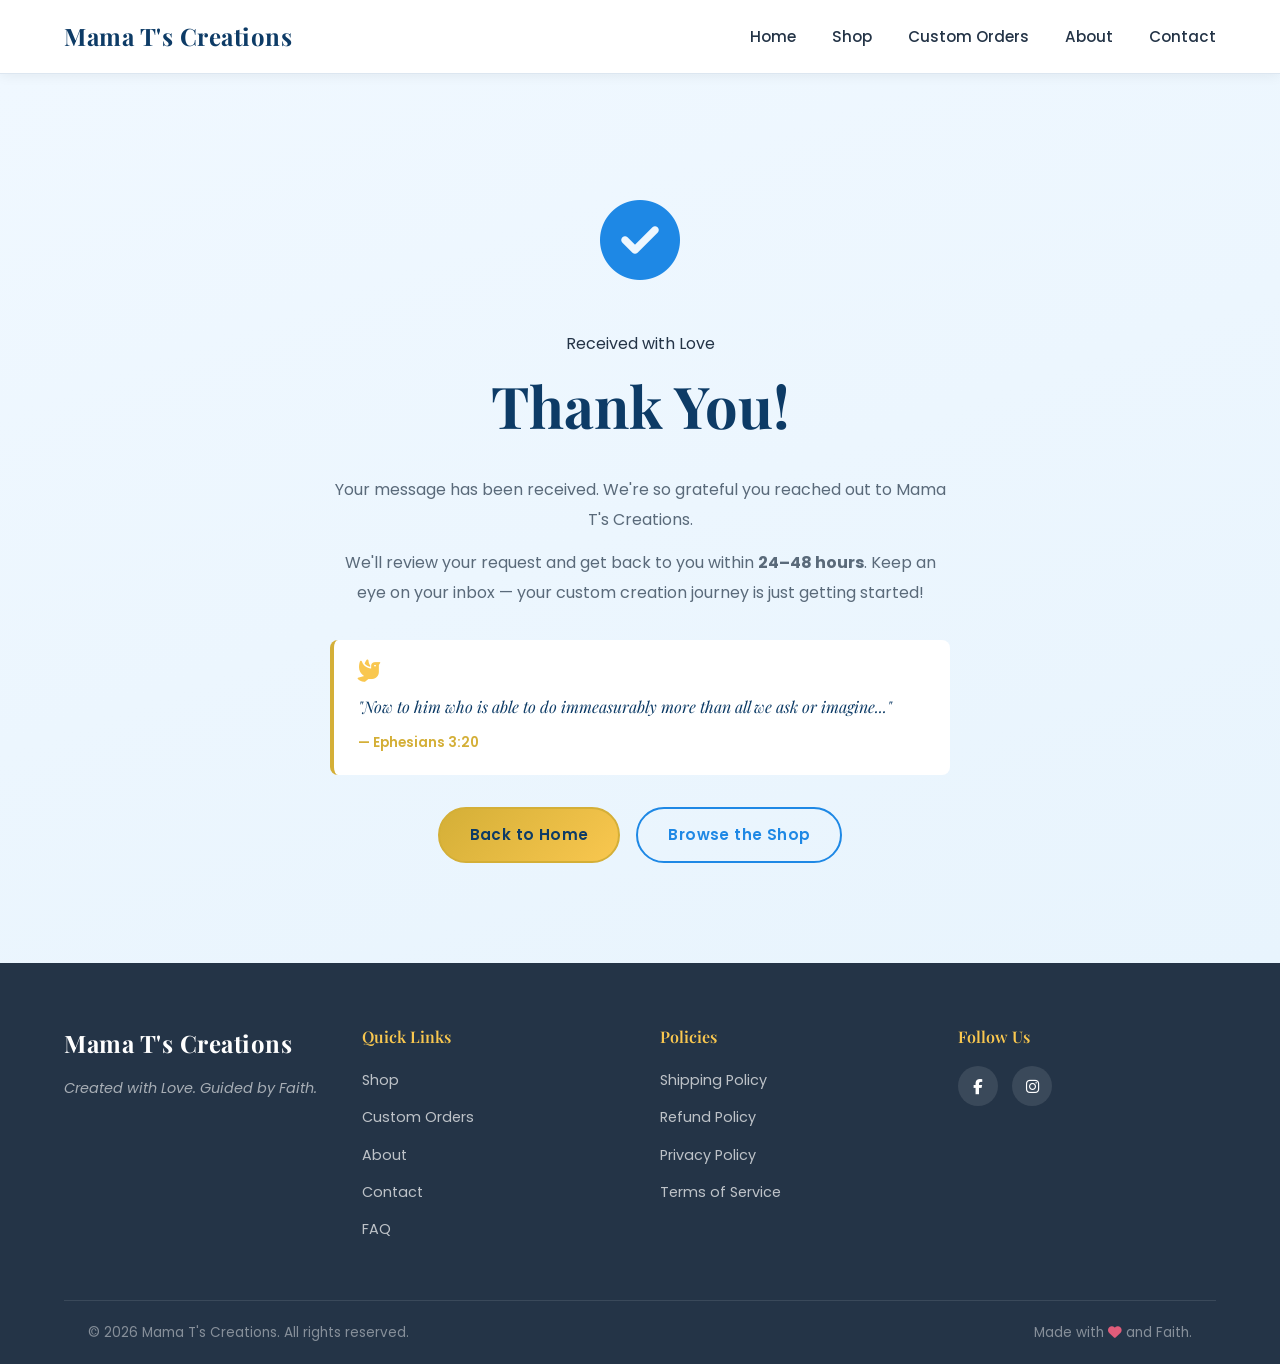
<file: thank-you.html>
<!DOCTYPE html>
<html lang="en">

<head>
  <meta charset="UTF-8" />
  <meta name="viewport" content="width=device-width, initial-scale=1.0" />
  <meta name="description" content="Thank you for reaching out to Mama T's Creations. We'll be in touch soon!" />
  <title>Thank You | Mama T's Creations</title>

  <link rel="preconnect" href="https://fonts.googleapis.com" />
  <link rel="preconnect" href="https://fonts.gstatic.com" crossorigin />
  <link href="https://fonts.googleapis.com/css2?family=Playfair+Display:wght@400;600;700&family=Poppins:wght@300;400;500;600&family=Great+Vibes&display=swap" rel="stylesheet" />
  <link rel="stylesheet" href="https://cdnjs.cloudflare.com/ajax/libs/font-awesome/6.5.0/css/all.min.css" />
  <link rel="stylesheet" href="css/style.css" />
</head>

<body>

  <!-- ========== NAVIGATION ========== -->
  <header id="main-header">
    <nav class="navbar">
      <div class="nav-logo">
        <a href="index.html"><span class="logo-text">Mama T's Creations</span></a>
      </div>
      <ul class="nav-links">
        <li><a href="index.html">Home</a></li>
        <li><a href="shop.html">Shop</a></li>
        <li><a href="custom-orders.html">Custom Orders</a></li>
        <li><a href="about.html">About</a></li>
        <li><a href="contact.html">Contact</a></li>
      </ul>
      <button class="nav-toggle" aria-label="Toggle navigation">
        <i class="fas fa-bars"></i>
      </button>
    </nav>
  </header>

  <!-- ========== THANK YOU SECTION ========== -->
  <section id="thank-you-section">
    <div class="container">
      <div class="thank-you-box">

        <div class="thank-you-icon">
          <i class="fas fa-check-circle"></i>
        </div>

        <p class="hero-accent">Received with Love</p>
        <h1>Thank You!</h1>

        <p class="thank-you-message">
          Your message has been received. We're so grateful you reached out to Mama T's Creations.
        </p>
        <p class="thank-you-message">
          We'll review your request and get back to you within <strong>24–48 hours</strong>. Keep an eye on your inbox — your custom creation journey is just getting started!
        </p>

        <div class="thank-you-scripture">
          <i class="fas fa-dove"></i>
          <p>"Now to him who is able to do immeasurably more than all we ask or imagine..."</p>
          <cite>— Ephesians 3:20</cite>
        </div>

        <div class="thank-you-buttons">
          <a href="index.html" class="btn btn-primary">Back to Home</a>
          <a href="shop.html" class="btn btn-outline">Browse the Shop</a>
        </div>

      </div>
    </div>
  </section>

  <!-- ========== FOOTER ========== -->
  <footer id="main-footer">
    <div class="container">
      <div class="footer-grid">
        <div class="footer-brand">
          <span class="logo-text">Mama T's Creations</span>
          <p>Created with Love. Guided by Faith.</p>
        </div>
        <div class="footer-links">
          <h4>Quick Links</h4>
          <ul>
            <li><a href="shop.html">Shop</a></li>
            <li><a href="custom-orders.html">Custom Orders</a></li>
            <li><a href="about.html">About</a></li>
            <li><a href="contact.html">Contact</a></li>
            <li><a href="faq.html">FAQ</a></li>
          </ul>
        </div>
        <div class="footer-policies">
          <h4>Policies</h4>
          <ul>
            <li><a href="shipping-policy.html">Shipping Policy</a></li>
            <li><a href="refund-policy.html">Refund Policy</a></li>
            <li><a href="privacy-policy.html">Privacy Policy</a></li>
            <li><a href="terms.html">Terms of Service</a></li>
          </ul>
        </div>
        <div class="footer-social">
          <h4>Follow Us</h4>
          <div class="social-icons">
            <a href="#" aria-label="Facebook"><i class="fab fa-facebook-f"></i></a>
            <a href="https://instagram.com/tsmith64068" target="_blank" aria-label="Instagram"><i class="fab fa-instagram"></i></a>
            <!-- TikTok and Pinterest links to be added when accounts are confirmed -->
          </div>
        </div>
      </div>
      <div class="footer-bottom">
        <p>&copy; 2025 Mama T's Creations. All rights reserved.</p>
        <p>Made with <i class="fas fa-heart"></i> and Faith.</p>
      </div>
    </div>
  </footer>

  <script src="js/main.js"></script>
</body>
</html>
</file>
<file: css/style.css>
/* ============================================
   MAMA T'S CREATIONS — MAIN STYLESHEET
   Created with Love. Guided by Faith.
============================================ */

/* ========== CSS VARIABLES (BRAND COLORS & FONTS) ========== */
:root {
  /* Brand Colors */
  --sky-blue: #64B5F6;
  --deep-blue: #1E88E5;
  --soft-white: #FFFFFF;
  --cloud-gray: #F4F6F8;
  --gold: #D4AF37;
  --warm-gold: #F9C74F;
  --text-dark: #243447;
  --soft-navy: #0D3B66;
  --text-muted: #5a6a7a;
  --border-light: #dce6f0;

  /* Fonts */
  --font-heading: 'Playfair Display', serif;
  --font-body: 'Poppins', sans-serif;
  --font-accent: 'Great Vibes', cursive;

  /* Spacing */
  --section-padding: 80px 0;
  --container-max: 1200px;

  /* Shadows */
  --card-shadow: 0 4px 20px rgba(0, 0, 0, 0.08);
  --hover-shadow: 0 10px 32px rgba(212, 175, 55, 0.22), 0 4px 14px rgba(13, 59, 102, 0.1);

  /* Border Radius */
  --radius-sm: 8px;
  --radius-md: 14px;
  --radius-lg: 24px;

  /* Transitions */
  --transition: all 0.3s ease;
}

/* ========== CSS RESET ========== */
*, *::before, *::after {
  margin: 0;
  padding: 0;
  box-sizing: border-box;
}

html {
  scroll-behavior: smooth;
}

body {
  font-family: var(--font-body);
  color: var(--text-dark);
  background-color: var(--soft-white);
  line-height: 1.7;
  font-size: 16px;
}

img {
  max-width: 100%;
  display: block;
}

a {
  text-decoration: none;
  color: inherit;
  transition: var(--transition);
}

ul {
  list-style: none;
}

/* ========== CONTAINER ========== */
.container {
  max-width: var(--container-max);
  margin: 0 auto;
  padding: 0 24px;
}

/* ========== SECTION TITLES ========== */
.section-title {
  font-family: var(--font-heading);
  font-size: clamp(1.8rem, 3vw, 2.6rem);
  color: var(--soft-navy);
  text-align: center;
  margin-bottom: 12px;
  position: relative;
  padding-bottom: 16px;
}

.section-title::after {
  content: '';
  position: absolute;
  bottom: 0;
  left: 50%;
  transform: translateX(-50%);
  width: 56px;
  height: 3px;
  border-radius: 3px;
  background: linear-gradient(90deg, var(--gold), var(--warm-gold));
}

.section-subtitle {
  font-size: 1rem;
  color: var(--text-muted);
  text-align: center;
  margin-bottom: 50px;
  max-width: 560px;
  margin-left: auto;
  margin-right: auto;
}

/* ========== BUTTONS ========== */
.btn {
  display: inline-block;
  padding: 13px 30px;
  border-radius: 50px;
  font-family: var(--font-body);
  font-size: 0.95rem;
  font-weight: 600;
  cursor: pointer;
  transition: var(--transition);
  border: 2px solid transparent;
  letter-spacing: 0.4px;
}

.btn-primary {
  background: linear-gradient(135deg, var(--gold), var(--warm-gold));
  color: var(--soft-navy);
  border-color: var(--gold);
}

.btn-primary:hover {
  background: linear-gradient(135deg, var(--warm-gold), var(--gold));
  transform: translateY(-2px);
  box-shadow: 0 8px 24px rgba(212, 175, 55, 0.38);
}

.btn-secondary {
  background: transparent;
  color: var(--soft-white);
  border: 2px solid var(--soft-white);
}

.btn-secondary:hover {
  background: var(--soft-white);
  color: var(--soft-navy);
  transform: translateY(-2px);
}

.btn-outline {
  background: transparent;
  color: var(--deep-blue);
  border: 2px solid var(--deep-blue);
}

.btn-outline:hover {
  background: var(--deep-blue);
  color: var(--soft-white);
  transform: translateY(-2px);
}

.btn:active {
  transform: translateY(0) scale(0.98);
}

/* ============================================
   NAVIGATION
============================================ */
#main-header {
  position: sticky;
  top: 0;
  z-index: 1000;
  background: rgba(255, 255, 255, 0.97);
  backdrop-filter: blur(10px);
  border-bottom: 1px solid var(--border-light);
  box-shadow: 0 2px 12px rgba(0, 0, 0, 0.06);
}

.navbar {
  display: flex;
  align-items: center;
  justify-content: space-between;
  max-width: var(--container-max);
  margin: 0 auto;
  padding: 16px 24px;
}

.logo-text {
  font-family: var(--font-heading);
  font-size: 1.5rem;
  font-weight: 700;
  color: var(--soft-navy);
  letter-spacing: 0.5px;
}

.logo-text span {
  color: var(--gold);
}

.nav-links {
  display: flex;
  align-items: center;
  gap: 36px;
}

.nav-links a {
  font-size: 0.95rem;
  font-weight: 500;
  color: var(--text-dark);
  position: relative;
  padding-bottom: 4px;
}

.nav-links a::after {
  content: '';
  position: absolute;
  bottom: 0;
  left: 0;
  width: 0;
  height: 2px;
  background: var(--gold);
  transition: var(--transition);
}

.nav-links a:hover::after,
.nav-links a.active::after {
  width: 100%;
}

.nav-links a:hover {
  color: var(--soft-navy);
}

/* Hamburger button — hidden on desktop */
.nav-toggle {
  display: none;
  background: none;
  border: none;
  font-size: 1.4rem;
  color: var(--soft-navy);
  cursor: pointer;
}

/* ============================================
   HERO SECTION — LOGO FIRST
============================================ */
#hero {
  min-height: 92vh;
  display: flex;
  align-items: center;
  justify-content: center;
  text-align: center;
  padding: 60px 24px;
  background: linear-gradient(
    160deg,
    #0a2a4a 0%,
    #0D3B66 25%,
    #1E88E5 60%,
    #64B5F6 85%,
    #e8f4fd 100%
  );
  position: relative;
  overflow: hidden;
}

/* Radial gold glow behind logo */
#hero::before {
  content: '';
  position: absolute;
  top: 40%;
  left: 50%;
  transform: translate(-50%, -50%);
  width: 700px;
  height: 700px;
  background: radial-gradient(
    circle,
    rgba(249, 199, 79, 0.18) 0%,
    rgba(212, 175, 55, 0.08) 40%,
    transparent 70%
  );
  pointer-events: none;
}

/* Subtle cloud texture overlay */
#hero::after {
  content: '';
  position: absolute;
  inset: 0;
  background: url("data:image/svg+xml,%3Csvg xmlns='http://www.w3.org/2000/svg' width='100' height='100'%3E%3Ccircle cx='50' cy='50' r='40' fill='rgba(255,255,255,0.015)'/%3E%3C/svg%3E");
  pointer-events: none;
}

.hero-content {
  position: relative;
  z-index: 1;
  max-width: 860px;
  width: 100%;
}

/* Drifting clouds behind the hero — extends the logo's own sky/cloud imagery */
.hero-clouds {
  position: absolute;
  inset: 0;
  overflow: hidden;
  pointer-events: none;
  z-index: 0;
}

.hero-clouds .cloud {
  position: absolute;
  background: rgba(255, 255, 255, 0.45);
  border-radius: 50%;
  filter: blur(16px);
}

.hero-clouds .cloud::before,
.hero-clouds .cloud::after {
  content: '';
  position: absolute;
  background: inherit;
  border-radius: 50%;
  filter: inherit;
}

.hero-clouds .cloud-1 { width: 190px; height: 64px; top: 16%; left: -22%; opacity: 0.26; animation: cloudDrift 58s linear infinite; }
.hero-clouds .cloud-1::before { width: 80px; height: 80px; top: -36px; left: 20px; }
.hero-clouds .cloud-1::after  { width: 60px; height: 60px; top: -22px; left: 100px; }

.hero-clouds .cloud-2 { width: 130px; height: 46px; top: 62%; left: -28%; opacity: 0.18; animation: cloudDrift 80s linear infinite; animation-delay: -20s; }
.hero-clouds .cloud-2::before { width: 54px; height: 54px; top: -22px; left: 14px; }

.hero-clouds .cloud-3 { width: 150px; height: 50px; top: 36%; left: -18%; opacity: 0.2; animation: cloudDrift 68s linear infinite; animation-delay: -38s; }
.hero-clouds .cloud-3::before { width: 60px; height: 60px; top: -24px; left: 60px; }

@keyframes cloudDrift {
  from { transform: translateX(0); }
  to   { transform: translateX(150vw); }
}

/* ===== HERO LOGO ===== */
.hero-logo {
  margin-bottom: 32px;
  animation: logoDropIn 0.9s cubic-bezier(0.22, 1, 0.36, 1) both;
}

.hero-logo-img {
  width: 100%;
  max-width: 680px;
  margin: 0 auto;
  display: block;
  filter: drop-shadow(0 8px 32px rgba(212, 175, 55, 0.5))
          drop-shadow(0 2px 8px rgba(0, 0, 0, 0.4));
  border-radius: 16px;
  animation: logoFloat 5.5s ease-in-out 1s infinite;
}

@keyframes logoFloat {
  0%, 100% { transform: translateY(0); }
  50%      { transform: translateY(-10px); }
}

@media (prefers-reduced-motion: reduce) {
  .hero-clouds .cloud,
  .hero-logo-img {
    animation: none !important;
  }
}

@keyframes logoDropIn {
  0% {
    opacity: 0;
    transform: translateY(-30px) scale(0.94);
  }
  100% {
    opacity: 1;
    transform: translateY(0) scale(1);
  }
}

/* ===== HERO SUBTITLE ===== */
.hero-subtitle {
  font-size: clamp(1rem, 2vw, 1.25rem);
  color: rgba(255, 255, 255, 0.95);
  max-width: 580px;
  margin: 0 auto 28px;
  font-weight: 300;
  line-height: 1.8;
  animation: fadeUp 0.7s 0.4s ease both;
}

.hero-subtitle strong {
  color: var(--warm-gold);
  font-weight: 600;
}

/* ===== HERO BADGES ===== */
.hero-badges {
  display: flex;
  gap: 12px;
  justify-content: center;
  flex-wrap: wrap;
  margin-bottom: 32px;
  animation: fadeUp 0.7s 0.55s ease both;
}

.hero-badge {
  background: rgba(255, 255, 255, 0.12);
  backdrop-filter: blur(8px);
  border: 1px solid rgba(255, 255, 255, 0.25);
  color: var(--soft-white);
  padding: 8px 18px;
  border-radius: 50px;
  font-size: 0.85rem;
  font-weight: 500;
  display: flex;
  align-items: center;
  gap: 7px;
  transition: var(--transition);
}

.hero-badge i {
  color: var(--warm-gold);
  font-size: 0.8rem;
}

.hero-badge:hover {
  background: rgba(255, 255, 255, 0.2);
  border-color: var(--warm-gold);
}

/* ===== HERO BUTTONS ===== */
.hero-buttons {
  display: flex;
  gap: 16px;
  justify-content: center;
  flex-wrap: wrap;
  animation: fadeUp 0.7s 0.7s ease both;
}

@keyframes fadeUp {
  from {
    opacity: 0;
    transform: translateY(18px);
  }
  to {
    opacity: 1;
    transform: translateY(0);
  }
}

/* ===== MOBILE HERO ===== */
@media (max-width: 768px) {
  #hero {
    min-height: 80vh;
    padding: 40px 16px;
  }

  .hero-logo-img {
    max-width: 100%;
    border-radius: 12px;
  }

  .hero-badges {
    gap: 8px;
  }

  .hero-badge {
    font-size: 0.8rem;
    padding: 6px 14px;
  }

  .hero-buttons {
    flex-direction: column;
    align-items: center;
  }
}

@media (max-width: 480px) {
  .hero-logo-img {
    border-radius: 10px;
  }
}

/* ============================================
   PRODUCT CATEGORIES SECTION
============================================ */
#categories {
  padding: var(--section-padding);
  background: var(--soft-white);
}

.custom-emphasis-bar {
  background: linear-gradient(135deg, var(--soft-navy), #1a5276);
  border-radius: var(--radius-md);
  padding: 28px 32px;
  display: flex;
  align-items: center;
  gap: 20px;
  margin-bottom: 40px;
  flex-wrap: wrap;
  justify-content: center;
  text-align: center;
}

.custom-emphasis-bar > i {
  font-size: 2rem;
  color: var(--warm-gold);
  flex-shrink: 0;
}

.custom-emphasis-bar p {
  color: rgba(255, 255, 255, 0.92);
  font-size: 1rem;
  line-height: 1.6;
  flex: 1;
  min-width: 240px;
  text-align: left;
  margin: 0;
}

.custom-emphasis-bar p strong {
  color: var(--warm-gold);
}

/* "Made Just for You" badge on product cards */
.custom-badge {
  display: inline-flex;
  align-items: center;
  gap: 6px;
  background: linear-gradient(135deg, var(--gold), var(--warm-gold));
  color: var(--soft-navy);
  font-size: 0.76rem;
  font-weight: 700;
  padding: 5px 14px;
  border-radius: 50px;
  margin-bottom: 12px;
  letter-spacing: 0.3px;
}

.category-grid {
  display: grid;
  grid-template-columns: repeat(auto-fit, minmax(220px, 1fr));
  gap: 24px;
}

.category-card {
  background: var(--cloud-gray);
  border-radius: var(--radius-md);
  padding: 36px 24px;
  text-align: center;
  transition: var(--transition);
  border: 1px solid var(--border-light);
  background-image: repeating-linear-gradient(
    45deg,
    rgba(13, 59, 102, 0.02) 0px,
    rgba(13, 59, 102, 0.02) 1px,
    transparent 1px,
    transparent 8px
  );
}

.category-card:hover {
  transform: translateY(-6px);
  box-shadow: var(--hover-shadow);
  background: var(--soft-white);
  border-color: var(--sky-blue);
}

.category-card i {
  font-size: 2.4rem;
  color: var(--deep-blue);
  margin-bottom: 16px;
  display: block;
}

.category-card h3 {
  font-family: var(--font-heading);
  font-size: 1.2rem;
  color: var(--soft-navy);
  margin-bottom: 10px;
}

.category-card p {
  font-size: 0.9rem;
  color: var(--text-muted);
  margin-bottom: 20px;
  line-height: 1.6;
}

/* ============================================
   HOW IT WORKS / ORDER PROCESS SECTION
============================================ */
#order-process {
  padding: var(--section-padding);
  background: linear-gradient(135deg, #f0f8ff 0%, #e8f4fd 100%);
}

.process-steps {
  display: grid;
  grid-template-columns: repeat(auto-fit, minmax(220px, 1fr));
  gap: 30px;
  margin-bottom: 48px;
}

.process-step {
  background: var(--soft-white);
  border-radius: var(--radius-md);
  padding: 40px 24px;
  text-align: center;
  position: relative;
  box-shadow: var(--card-shadow);
  transition: var(--transition);
  background-image: repeating-linear-gradient(
    45deg,
    rgba(13, 59, 102, 0.02) 0px,
    rgba(13, 59, 102, 0.02) 1px,
    transparent 1px,
    transparent 8px
  );
}

.process-step:hover {
  transform: translateY(-4px);
  box-shadow: var(--hover-shadow);
}

.step-number {
  position: absolute;
  top: -16px;
  left: 50%;
  transform: translateX(-50%);
  background: linear-gradient(135deg, var(--gold), var(--warm-gold));
  color: var(--soft-navy);
  font-family: var(--font-heading);
  font-weight: 700;
  font-size: 1rem;
  width: 34px;
  height: 34px;
  border-radius: 50%;
  display: flex;
  align-items: center;
  justify-content: center;
}

.process-step i {
  font-size: 2rem;
  color: var(--deep-blue);
  margin-bottom: 14px;
  display: block;
}

.process-step h3 {
  font-family: var(--font-heading);
  font-size: 1.15rem;
  color: var(--soft-navy);
  margin-bottom: 10px;
}

.process-step p {
  font-size: 0.9rem;
  color: var(--text-muted);
  line-height: 1.6;
}

.process-cta {
  text-align: center;
}

/* ============================================
   FAITH / MISSION SECTION
============================================ */
#mission {
  padding: var(--section-padding);
  background: linear-gradient(
    160deg,
    var(--soft-navy) 0%,
    #1E4976 100%
  );
  text-align: center;
}

.mission-content {
  max-width: 680px;
  margin: 0 auto;
}

.mission-accent {
  font-family: var(--font-accent);
  font-size: 1.8rem;
  color: var(--warm-gold);
  margin-bottom: 16px;
}

#mission h2 {
  font-family: var(--font-heading);
  font-size: clamp(1.8rem, 3vw, 2.4rem);
  color: var(--soft-white);
  margin-bottom: 20px;
}

#mission p {
  color: rgba(255, 255, 255, 0.85);
  font-size: 1rem;
  line-height: 1.9;
  margin-bottom: 16px;
}

#mission .btn-outline {
  color: var(--warm-gold);
  border-color: var(--warm-gold);
  margin-top: 16px;
}

#mission .btn-outline:hover {
  background: var(--warm-gold);
  color: var(--soft-navy);
}

/* ============================================
   FOOTER
============================================ */
#main-footer {
  background: var(--text-dark);
  color: rgba(255, 255, 255, 0.8);
  padding: 60px 0 0;
}

.footer-grid {
  display: grid;
  grid-template-columns: repeat(auto-fit, minmax(180px, 1fr));
  gap: 40px;
  padding-bottom: 48px;
  border-bottom: 1px solid rgba(255, 255, 255, 0.1);
}

.footer-brand .logo-text {
  color: var(--soft-white);
  display: block;
  margin-bottom: 12px;
}

.footer-brand p {
  font-size: 0.9rem;
  color: rgba(255, 255, 255, 0.6);
  font-style: italic;
}

.footer-links h4,
.footer-policies h4,
.footer-social h4 {
  font-family: var(--font-heading);
  font-size: 1rem;
  color: var(--warm-gold);
  margin-bottom: 16px;
  font-weight: 600;
}

.footer-links ul li,
.footer-policies ul li {
  margin-bottom: 10px;
}

.footer-links a,
.footer-policies a {
  font-size: 0.9rem;
  color: rgba(255, 255, 255, 0.7);
  transition: var(--transition);
}

.footer-links a:hover,
.footer-policies a:hover {
  color: var(--warm-gold);
  padding-left: 4px;
}

.social-icons {
  display: flex;
  gap: 14px;
}

.social-icons a {
  width: 40px;
  height: 40px;
  border-radius: 50%;
  background: rgba(255, 255, 255, 0.1);
  display: flex;
  align-items: center;
  justify-content: center;
  color: var(--soft-white);
  font-size: 0.95rem;
  transition: var(--transition);
}

.social-icons a:hover {
  background: var(--gold);
  color: var(--soft-navy);
  transform: translateY(-3px);
}

.footer-bottom {
  text-align: center;
  padding: 20px 24px;
  font-size: 0.85rem;
  color: rgba(255, 255, 255, 0.45);
  display: flex;
  justify-content: space-between;
  align-items: center;
  flex-wrap: wrap;
  gap: 8px;
}

.footer-bottom .fa-heart {
  color: #e05c7a;
}

/* ============================================
   MOBILE RESPONSIVE
============================================ */
@media (max-width: 768px) {

  /* Nav */
  .nav-links {
    display: none;
    flex-direction: column;
    position: absolute;
    top: 100%;
    left: 0;
    right: 0;
    background: var(--soft-white);
    padding: 24px;
    gap: 20px;
    border-bottom: 1px solid var(--border-light);
    box-shadow: 0 8px 24px rgba(0,0,0,0.08);
  }

  .nav-links.open {
    display: flex;
  }

  .nav-toggle {
    display: block;
  }

  /* Footer bottom */
  .footer-bottom {
    flex-direction: column;
    text-align: center;
  }
}

@media (max-width: 480px) {
  .hero-title {
    font-size: 2.4rem;
  }

  .hero-accent {
    font-size: 1.5rem;
  }

  .category-grid {
    grid-template-columns: 1fr 1fr;
  }
}

/* ========== SCROLL REVEAL ANIMATION ========== */
.reveal {
  opacity: 0;
  transform: translateY(28px);
  transition: opacity 0.6s ease, transform 0.6s ease;
}

.reveal.visible {
  opacity: 1;
  transform: translateY(0);
}

/* ========== SCROLLED HEADER STATE ========== */
#main-header.scrolled {
  box-shadow: 0 4px 20px rgba(0, 0, 0, 0.12);
}

/* ============================================
   PAGE HERO BANNER (inner pages)
============================================ */
.page-hero {
  background: linear-gradient(
    160deg,
    #0D3B66 0%,
    #1E88E5 50%,
    #64B5F6 100%
  );
  padding: 80px 24px;
  text-align: center;
  color: var(--soft-white);
}

.page-hero-content h1 {
  font-family: var(--font-heading);
  font-size: clamp(2rem, 4vw, 3.2rem);
  color: var(--soft-white);
  margin: 12px 0;
}

.page-hero-content p {
  font-size: 1rem;
  color: rgba(255, 255, 255, 0.85);
  max-width: 500px;
  margin: 0 auto;
}

/* ============================================
   SHOP FILTER BAR
============================================ */
#shop-nav {
  background: var(--soft-white);
  padding: 20px 0;
  border-bottom: 1px solid var(--border-light);
  position: sticky;
  top: 65px;
  z-index: 900;
}

.shop-filter-bar {
  display: flex;
  gap: 12px;
  flex-wrap: wrap;
  justify-content: center;
}

.filter-btn {
  padding: 8px 20px;
  border-radius: 50px;
  font-size: 0.88rem;
  font-weight: 500;
  color: var(--text-dark);
  border: 1px solid var(--border-light);
  background: var(--cloud-gray);
  transition: var(--transition);
}

.filter-btn:hover,
.filter-btn.active {
  background: var(--deep-blue);
  color: var(--soft-white);
  border-color: var(--deep-blue);
}

/* ============================================
   SHOP SECTIONS
============================================ */
.shop-section {
  padding: var(--section-padding);
  background: var(--soft-white);
}

.shop-section-alt {
  background: var(--cloud-gray);
}

.shop-section-header {
  text-align: center;
  margin-bottom: 48px;
}

.shop-section-header i {
  font-size: 2.8rem;
  color: var(--deep-blue);
  margin-bottom: 12px;
  display: block;
}

.shop-section-header h2 {
  font-family: var(--font-heading);
  font-size: clamp(1.8rem, 3vw, 2.4rem);
  color: var(--soft-navy);
  margin-bottom: 10px;
}

.shop-section-header p {
  color: var(--text-muted);
  max-width: 480px;
  margin: 0 auto;
}

/* ============================================
   PRODUCT GRID & CARDS
============================================ */
.product-grid {
  display: grid;
  grid-template-columns: repeat(auto-fit, minmax(280px, 1fr));
  gap: 28px;
}

.product-card {
  background: var(--soft-white);
  border-radius: var(--radius-md);
  overflow: hidden;
  box-shadow: var(--card-shadow);
  transition: var(--transition);
  border: 1px solid var(--border-light);
  background-image: repeating-linear-gradient(
    45deg,
    rgba(13, 59, 102, 0.02) 0px,
    rgba(13, 59, 102, 0.02) 1px,
    transparent 1px,
    transparent 8px
  );
}

.product-card:hover {
  transform: translateY(-6px);
  box-shadow: var(--hover-shadow);
  border-color: var(--sky-blue);
}

.product-image-placeholder {
  background: linear-gradient(135deg, #e8f4fd, #d0e8f8);
  height: 200px;
  display: flex;
  align-items: center;
  justify-content: center;
}

.product-image-placeholder i {
  font-size: 4rem;
  color: var(--deep-blue);
  opacity: 0.4;
}

.product-info {
  padding: 24px;
}

.product-info h3 {
  font-family: var(--font-heading);
  font-size: 1.2rem;
  color: var(--soft-navy);
  margin-bottom: 10px;
}

.product-info p {
  font-size: 0.9rem;
  color: var(--text-muted);
  line-height: 1.7;
  margin-bottom: 14px;
}

.product-details {
  display: flex;
  flex-wrap: wrap;
  gap: 8px;
  margin-bottom: 14px;
}

.product-tag {
  background: var(--cloud-gray);
  color: var(--text-dark);
  font-size: 0.78rem;
  font-weight: 500;
  padding: 4px 12px;
  border-radius: 50px;
  border: 1px solid var(--border-light);
}

.product-price {
  font-size: 1.1rem;
  font-weight: 600;
  color: var(--soft-navy);
  margin-bottom: 16px !important;
}

/* ============================================
   SHOP BOTTOM CTA BANNER
============================================ */
#shop-cta {
  padding: var(--section-padding);
  background: linear-gradient(
    160deg,
    var(--soft-navy) 0%,
    #1E4976 100%
  );
}

.cta-banner {
  text-align: center;
  max-width: 600px;
  margin: 0 auto;
}

.cta-banner h2 {
  font-family: var(--font-heading);
  font-size: clamp(2rem, 4vw, 3rem);
  color: var(--soft-white);
  margin-bottom: 16px;
}

.cta-banner p {
  color: rgba(255, 255, 255, 0.85);
  margin-bottom: 28px;
  font-size: 1rem;
}

.cta-banner .hero-accent {
  font-size: 1.6rem;
}

/* ============================================
   CUSTOM ORDER PAGE — MINI STEPS
============================================ */
#order-steps {
  padding: 48px 0;
  background: var(--cloud-gray);
  border-bottom: 1px solid var(--border-light);
}

.mini-steps {
  display: flex;
  align-items: flex-start;
  justify-content: center;
  flex-wrap: wrap;
  gap: 16px;
}

.mini-step {
  display: flex;
  align-items: flex-start;
  gap: 14px;
  max-width: 220px;
}

.mini-step-icon {
  width: 48px;
  height: 48px;
  min-width: 48px;
  border-radius: 50%;
  background: linear-gradient(135deg, var(--gold), var(--warm-gold));
  display: flex;
  align-items: center;
  justify-content: center;
  color: var(--soft-navy);
  font-size: 1.1rem;
}

.mini-step-text h4 {
  font-family: var(--font-heading);
  font-size: 0.95rem;
  color: var(--soft-navy);
  margin-bottom: 4px;
}

.mini-step-text p {
  font-size: 0.82rem;
  color: var(--text-muted);
  line-height: 1.5;
}

.mini-step-divider {
  color: var(--sky-blue);
  font-size: 1.2rem;
  padding-top: 12px;
  display: flex;
  align-items: center;
}

/* ============================================
   ORDER FORM
============================================ */
#order-form-section {
  padding: var(--section-padding);
  background: var(--soft-white);
}

.form-wrapper {
  max-width: 820px;
  margin: 0 auto;
}

.form-intro {
  text-align: center;
  margin-bottom: 40px;
}

.form-intro h2 {
  font-family: var(--font-heading);
  font-size: clamp(1.8rem, 3vw, 2.4rem);
  color: var(--soft-navy);
  margin-bottom: 10px;
}

.form-intro p {
  color: var(--text-muted);
  font-size: 0.95rem;
}

.required-star {
  color: #e05c7a;
  font-weight: 700;
}

/* Fieldsets */
.form-fieldset {
  border: 1px solid var(--border-light);
  border-radius: var(--radius-md);
  padding: 28px;
  margin-bottom: 24px;
  background: var(--cloud-gray);
  background-image: repeating-linear-gradient(
    45deg,
    rgba(13, 59, 102, 0.02) 0px,
    rgba(13, 59, 102, 0.02) 1px,
    transparent 1px,
    transparent 8px
  );
}

.form-fieldset legend {
  font-family: var(--font-heading);
  font-size: 1rem;
  font-weight: 600;
  color: var(--soft-navy);
  padding: 0 12px;
  display: flex;
  align-items: center;
  gap: 8px;
}

.form-fieldset legend i {
  color: var(--deep-blue);
}

/* Form rows */
.form-row {
  display: grid;
  grid-template-columns: 1fr 1fr;
  gap: 16px;
}

/* Form groups */
.form-group {
  margin-top: 18px;
}

.form-group label {
  display: block;
  font-size: 0.88rem;
  font-weight: 600;
  color: var(--text-dark);
  margin-bottom: 6px;
}

.form-group input,
.form-group select,
.form-group textarea {
  width: 100%;
  padding: 12px 16px;
  border: 1.5px solid var(--border-light);
  border-radius: var(--radius-sm);
  font-family: var(--font-body);
  font-size: 0.93rem;
  color: var(--text-dark);
  background: var(--soft-white);
  transition: var(--transition);
  outline: none;
}

.form-group input:focus,
.form-group select:focus,
.form-group textarea:focus {
  border-color: var(--deep-blue);
  box-shadow: 0 0 0 3px rgba(30, 136, 229, 0.12);
}

.form-group textarea {
  resize: vertical;
  min-height: 100px;
}

/* Checkbox / radio group */
.checkbox-group {
  display: flex;
  flex-wrap: wrap;
  gap: 12px;
  margin-top: 8px;
}

.checkbox-label {
  display: flex;
  align-items: center;
  gap: 8px;
  font-size: 0.9rem;
  color: var(--text-dark);
  cursor: pointer;
  padding: 8px 16px;
  border: 1.5px solid var(--border-light);
  border-radius: 50px;
  background: var(--soft-white);
  transition: var(--transition);
}

.checkbox-label:hover {
  border-color: var(--deep-blue);
  color: var(--deep-blue);
}

.checkbox-label input {
  width: auto;
  margin: 0;
  accent-color: var(--deep-blue);
}

/* Submit area */
.form-submit {
  text-align: center;
  margin-top: 32px;
}

.form-note {
  font-size: 0.85rem;
  color: var(--text-muted);
  margin-bottom: 20px;
  display: flex;
  align-items: center;
  justify-content: center;
  gap: 6px;
}

.form-note i {
  color: var(--deep-blue);
}

.btn-large {
  padding: 16px 48px;
  font-size: 1.05rem;
  display: inline-flex;
  align-items: center;
  gap: 10px;
}

/* ============================================
   TRUST STRIP
============================================ */
#trust-strip {
  padding: 36px 0;
  background: linear-gradient(135deg, var(--soft-navy), #1E4976);
}

.trust-grid {
  display: flex;
  justify-content: center;
  flex-wrap: wrap;
  gap: 40px;
}

.trust-item {
  display: flex;
  flex-direction: column;
  align-items: center;
  gap: 8px;
  color: var(--soft-white);
}

.trust-item i {
  font-size: 1.8rem;
  color: var(--warm-gold);
}

.trust-item p {
  font-size: 0.88rem;
  font-weight: 500;
  color: rgba(255, 255, 255, 0.85);
}

/* ============================================
   MOBILE — FORM RESPONSIVE
============================================ */
@media (max-width: 600px) {
  .form-row {
    grid-template-columns: 1fr;
  }

  .mini-step-divider {
    display: none;
  }

  .mini-steps {
    flex-direction: column;
    align-items: center;
  }

  .mini-step {
    max-width: 100%;
  }
}

/* ============================================
   ABOUT PAGE — FULL SIZE PHOTO DISPLAY
============================================ */
#about-story {
  padding: var(--section-padding);
  background: var(--soft-white);
}

.about-grid {
  display: grid;
  grid-template-columns: 1fr 1fr;
  gap: 60px;
  align-items: center;
}

/* Photo container — full size display */
.about-image-placeholder {
  position: relative;
  width: 100%;
  height: 100%;
  aspect-ratio: 3 / 4;
  max-width: 520px;
  margin-inline: auto;
  min-height: 500px;
  border-radius: var(--radius-lg);
  overflow: hidden;
  border: 2px dashed var(--sky-blue);
  background: linear-gradient(135deg, #e8f4fd, #d0e8f8);
}

/* Placeholder state */
.about-image-placeholder .placeholder {
  position: absolute;
  inset: 0;
  width: 100%;
  height: 100%;
  display: flex;
  flex-direction: column;
  align-items: center;
  justify-content: center;
  gap: 16px;
  color: var(--deep-blue);
  z-index: 1;
}

.about-image-placeholder .placeholder i {
  font-size: 4rem;
  opacity: 0.4;
}

.about-image-placeholder .placeholder p {
  font-size: 0.9rem;
  color: var(--text-muted);
  font-style: italic;
  margin: 0;
}

/* Actual image — FULL SIZE DISPLAY */
.about-image-placeholder img {
  position: absolute;
  inset: 0;
  width: 100%;
  height: 100%;
  object-fit: contain;
  object-position: center;
  display: block;
  border-radius: var(--radius-lg);
  z-index: 2;
}

/* Hide placeholder when image is present */
.about-image-placeholder img ~ .placeholder {
  display: none;
}

/* Remove dashed border when image is present */
.about-image-placeholder img {
  border: none !important;
}

.section-label {
  font-size: 0.85rem;
  font-weight: 600;
  color: var(--deep-blue);
  text-transform: uppercase;
  letter-spacing: 1.5px;
  margin-bottom: 10px;
}

.about-text h2 {
  font-family: var(--font-heading);
  font-size: clamp(1.8rem, 3vw, 2.4rem);
  color: var(--soft-navy);
  margin-bottom: 20px;
  line-height: 1.3;
}

.about-text p {
  color: var(--text-muted);
  font-size: 0.97rem;
  line-height: 1.9;
  margin-bottom: 16px;
}

@media (max-width: 768px) {
  .about-grid {
    grid-template-columns: 1fr;
    gap: 32px;
  }

  .about-image-placeholder {
    min-height: 350px;
  }
}

/* ============================================
   VALUES SECTION (About page)
============================================ */
#about-values {
  padding: var(--section-padding);
  background: var(--cloud-gray);
}

.values-grid {
  display: grid;
  grid-template-columns: repeat(auto-fit, minmax(220px, 1fr));
  gap: 24px;
}

.value-card {
  background: var(--soft-white);
  border-radius: var(--radius-md);
  padding: 36px 24px;
  text-align: center;
  box-shadow: var(--card-shadow);
  transition: var(--transition);
  background-image: repeating-linear-gradient(
    45deg,
    rgba(13, 59, 102, 0.02) 0px,
    rgba(13, 59, 102, 0.02) 1px,
    transparent 1px,
    transparent 8px
  );
}

.value-card:hover {
  transform: translateY(-4px);
  box-shadow: var(--hover-shadow);
}

.value-card i {
  font-size: 2.2rem;
  color: var(--gold);
  margin-bottom: 16px;
  display: block;
}

.value-card h3 {
  font-family: var(--font-heading);
  font-size: 1.15rem;
  color: var(--soft-navy);
  margin-bottom: 10px;
}

.value-card p {
  font-size: 0.9rem;
  color: var(--text-muted);
  line-height: 1.7;
}

/* Faith quote */
#about-quote {
  padding: var(--section-padding);
  background: linear-gradient(160deg, var(--soft-navy), #1E4976);
}

.faith-quote {
  text-align: center;
  max-width: 680px;
  margin: 0 auto;
}

.faith-quote .fa-quote-left {
  font-size: 2.5rem;
  color: var(--warm-gold);
  opacity: 0.5;
  margin-bottom: 20px;
}

.faith-quote blockquote {
  font-family: var(--font-heading);
  font-size: clamp(1.3rem, 2.5vw, 1.9rem);
  color: var(--soft-white);
  line-height: 1.6;
  font-style: italic;
  margin-bottom: 16px;
}

.faith-quote cite {
  font-size: 0.95rem;
  color: var(--warm-gold);
  font-style: normal;
  font-weight: 500;
}

/* About CTA */
#about-cta {
  padding: var(--section-padding);
  background: linear-gradient(160deg, var(--soft-navy) 0%, #1E4976 100%);
}

/* ============================================
   CONTACT PAGE
============================================ */
#contact-section {
  padding: var(--section-padding);
  background: var(--soft-white);
}

.contact-grid {
  display: grid;
  grid-template-columns: 1fr 1.4fr;
  gap: 60px;
  align-items: start;
}

.contact-info h2,
.contact-form-wrapper h2 {
  font-family: var(--font-heading);
  font-size: clamp(1.6rem, 2.5vw, 2rem);
  color: var(--soft-navy);
  margin-bottom: 14px;
}

.contact-info > p {
  font-size: 0.95rem;
  color: var(--text-muted);
  line-height: 1.8;
  margin-bottom: 30px;
}

.contact-info > p a {
  color: var(--deep-blue);
  font-weight: 500;
}

.contact-details {
  display: flex;
  flex-direction: column;
  gap: 20px;
  margin-bottom: 32px;
}

.contact-detail-item {
  display: flex;
  align-items: flex-start;
  gap: 16px;
}

.contact-icon {
  width: 44px;
  height: 44px;
  min-width: 44px;
  border-radius: 50%;
  background: linear-gradient(135deg, var(--sky-blue), var(--deep-blue));
  display: flex;
  align-items: center;
  justify-content: center;
  color: var(--soft-white);
  font-size: 1rem;
}

.contact-detail-item h4 {
  font-size: 0.88rem;
  font-weight: 600;
  color: var(--text-dark);
  margin-bottom: 2px;
  text-transform: uppercase;
  letter-spacing: 0.8px;
}

.contact-detail-item p,
.contact-detail-item a {
  font-size: 0.93rem;
  color: var(--text-muted);
  line-height: 1.6;
}

.contact-detail-item a:hover {
  color: var(--deep-blue);
}

.contact-social p {
  font-size: 0.88rem;
  color: var(--text-muted);
  margin-bottom: 12px;
}

/* Contact form */
.contact-form .form-group {
  margin-top: 16px;
}

.contact-form-wrapper {
  background: var(--cloud-gray);
  border-radius: var(--radius-md);
  padding: 36px;
  border: 1px solid var(--border-light);
  background-image: repeating-linear-gradient(
    45deg,
    rgba(13, 59, 102, 0.02) 0px,
    rgba(13, 59, 102, 0.02) 1px,
    transparent 1px,
    transparent 8px
  );
}

@media (max-width: 768px) {
  .contact-grid {
    grid-template-columns: 1fr;
    gap: 40px;
  }

  .contact-form-wrapper {
    padding: 24px;
  }
}

/* ============================================
   THANK YOU PAGE
============================================ */
#thank-you-section {
  padding: 100px 24px;
  background: linear-gradient(160deg, #f0f8ff, #e8f4fd);
  min-height: 80vh;
  display: flex;
  align-items: center;
}

.thank-you-box {
  max-width: 620px;
  margin: 0 auto;
  text-align: center;
}

.thank-you-icon {
  font-size: 5rem;
  color: var(--deep-blue);
  margin-bottom: 20px;
  animation: popIn 0.5s ease;
}

@keyframes popIn {
  0% { transform: scale(0.5); opacity: 0; }
  80% { transform: scale(1.1); }
  100% { transform: scale(1); opacity: 1; }
}

.thank-you-box h1 {
  font-family: var(--font-heading);
  font-size: clamp(2.4rem, 5vw, 3.6rem);
  color: var(--soft-navy);
  margin-bottom: 20px;
}

.thank-you-message {
  font-size: 1rem;
  color: var(--text-muted);
  line-height: 1.9;
  margin-bottom: 12px;
}

.thank-you-scripture {
  background: var(--soft-white);
  border-left: 4px solid var(--gold);
  border-radius: var(--radius-sm);
  padding: 20px 24px;
  margin: 32px 0;
  text-align: left;
}

.thank-you-scripture i {
  color: var(--warm-gold);
  font-size: 1.4rem;
  margin-bottom: 10px;
  display: block;
}

.thank-you-scripture p {
  font-family: var(--font-heading);
  font-size: 1rem;
  color: var(--soft-navy);
  font-style: italic;
  line-height: 1.7;
  margin-bottom: 8px;
}

.thank-you-scripture cite {
  font-size: 0.85rem;
  color: var(--gold);
  font-style: normal;
  font-weight: 600;
}

.thank-you-buttons {
  display: flex;
  gap: 16px;
  justify-content: center;
  flex-wrap: wrap;
  margin-top: 8px;
}

/* ============================================
   FINAL POLISH & UTILITY CLASSES
============================================ */

/* Smooth page load */
body {
  animation: fadeInPage 0.4s ease;
}

@keyframes fadeInPage {
  from { opacity: 0; }
  to { opacity: 1; }
}

/* Selection color */
::selection {
  background: var(--warm-gold);
  color: var(--soft-navy);
}

/* Focus styles for accessibility */
a:focus-visible,
button:focus-visible,
input:focus-visible,
select:focus-visible,
textarea:focus-visible {
  outline: 3px solid var(--warm-gold);
  outline-offset: 3px;
  border-radius: 4px;
}

/* Scrollbar styling */
::-webkit-scrollbar {
  width: 8px;
}

::-webkit-scrollbar-track {
  background: var(--cloud-gray);
}

::-webkit-scrollbar-thumb {
  background: var(--sky-blue);
  border-radius: 4px;
}

::-webkit-scrollbar-thumb:hover {
  background: var(--deep-blue);
}

/* Image replacement utility */
.img-placeholder {
  background: linear-gradient(135deg, #e8f4fd, #d0e8f8);
  display: flex;
  align-items: center;
  justify-content: center;
  color: var(--deep-blue);
  font-size: 0.85rem;
  border-radius: var(--radius-sm);
}

/* Print styles */
@media print {
  #main-header,
  #main-footer,
  .btn,
  .nav-toggle {
    display: none !important;
  }

  body {
    color: #000;
    font-size: 12pt;
  }
}

/* ========== BACK TO TOP BUTTON ========== */
.back-to-top {
  position: fixed;
  bottom: 32px;
  right: 32px;
  width: 48px;
  height: 48px;
  border-radius: 50%;
  background: linear-gradient(135deg, var(--gold), var(--warm-gold));
  color: var(--soft-navy);
  border: none;
  cursor: pointer;
  font-size: 1.1rem;
  box-shadow: 0 4px 16px rgba(0, 0, 0, 0.2);
  opacity: 0;
  transform: translateY(16px);
  transition: var(--transition);
  z-index: 999;
  display: flex;
  align-items: center;
  justify-content: center;
}

.back-to-top.visible {
  opacity: 1;
  transform: translateY(0);
}

.back-to-top:hover {
  transform: translateY(-3px);
  box-shadow: 0 8px 24px rgba(212, 175, 55, 0.5);
}

@media (max-width: 480px) {
  .back-to-top {
    bottom: 20px;
    right: 20px;
    width: 42px;
    height: 42px;
  }
}

/* ============================================
   PRICING HIGHLIGHT BAR
============================================ */
.pricing-highlight-bar {
  display: flex;
  gap: 16px;
  flex-wrap: wrap;
  justify-content: center;
  margin-bottom: 40px;
}

.price-pill {
  background: var(--soft-white);
  border: 2px solid var(--border-light);
  border-radius: var(--radius-md);
  padding: 16px 24px;
  text-align: center;
  display: flex;
  flex-direction: column;
  align-items: center;
  gap: 6px;
  min-width: 140px;
  transition: var(--transition);
}

.price-pill:hover {
  border-color: var(--sky-blue);
  transform: translateY(-3px);
  box-shadow: var(--card-shadow);
}

.price-pill i {
  font-size: 1.6rem;
  color: var(--deep-blue);
}

.price-pill span {
  font-size: 0.85rem;
  color: var(--text-muted);
  font-weight: 500;
}

.price-pill strong {
  font-size: 1.5rem;
  color: var(--soft-navy);
  font-family: var(--font-heading);
}

.price-pill.best-value {
  border-color: var(--gold);
  background: linear-gradient(135deg, #fffbf0, #fff8e1);
  position: relative;
}

.price-pill.best-value i,
.price-pill.best-value strong {
  color: var(--gold);
}

.price-pill.best-value:hover .best-value-tag {
  transform: rotate(0deg);
}

.best-value-tag {
  position: relative;
  display: inline-flex;
  align-items: center;
  background: var(--gold);
  color: var(--soft-navy);
  font-size: 0.72rem !important;
  font-weight: 700 !important;
  padding: 4px 12px 4px 20px;
  border-radius: 0;
  clip-path: polygon(12px 0, 100% 0, 100% 100%, 12px 100%, 0 50%);
  transform: rotate(-2.5deg);
  transition: transform 0.25s ease;
}

.best-value-tag::before {
  content: '';
  position: absolute;
  left: 6px;
  top: 50%;
  transform: translateY(-50%);
  width: 3px;
  height: 3px;
  border-radius: 50%;
  background: var(--soft-navy);
  opacity: 0.45;
}

.price-note {
  font-size: 0.78rem;
  color: var(--text-muted);
  font-weight: 400;
  margin-left: 4px;
}

/* ============================================
   PRICING SUMMARY TABLE
============================================ */
#pricing-summary {
  padding: var(--section-padding);
  background: var(--cloud-gray);
}

.pricing-table-wrapper {
  max-width: 700px;
  margin: 0 auto;
}

.pricing-table {
  width: 100%;
  border-collapse: collapse;
  background: var(--soft-white);
  border-radius: var(--radius-md);
  overflow: hidden;
  box-shadow: var(--card-shadow);
}

.pricing-table thead {
  background: linear-gradient(135deg, var(--soft-navy), #1E4976);
  color: var(--soft-white);
}

.pricing-table th {
  padding: 16px 20px;
  font-family: var(--font-heading);
  font-size: 0.95rem;
  font-weight: 600;
  text-align: left;
  letter-spacing: 0.5px;
}

.pricing-table td {
  padding: 14px 20px;
  font-size: 0.93rem;
  color: var(--text-dark);
  border-bottom: 1px solid var(--border-light);
}

.pricing-table td i {
  color: var(--deep-blue);
  margin-right: 8px;
  width: 16px;
}

.pricing-table tr:last-child td {
  border-bottom: none;
}

.pricing-table tr:hover td {
  background: var(--cloud-gray);
}

.table-highlight td {
  background: linear-gradient(135deg, #fffbf0, #fff8e1);
  font-weight: 600;
  color: var(--soft-navy);
}

.table-highlight:hover td {
  background: linear-gradient(135deg, #fff8e1, #fef3c7) !important;
}

.pricing-note {
  margin-top: 16px;
  font-size: 0.88rem;
  color: var(--text-muted);
  text-align: center;
  display: flex;
  align-items: center;
  justify-content: center;
  gap: 6px;
  flex-wrap: wrap;
}

.pricing-note i {
  color: var(--deep-blue);
}

.pricing-note a {
  color: var(--deep-blue);
  font-weight: 500;
}

.pricing-note a:hover {
  text-decoration: underline;
}

/* Pricing table mobile */
@media (max-width: 600px) {
  .pricing-table th,
  .pricing-table td {
    padding: 12px 14px;
    font-size: 0.85rem;
  }

  .pricing-highlight-bar {
    gap: 10px;
  }

  .price-pill {
    min-width: 120px;
    padding: 12px 16px;
  }
}

/* ============================================
   PRICING SNAPSHOT (Homepage)
============================================ */
#price-snapshot {
  padding: var(--section-padding);
  background: var(--cloud-gray);
}

.price-snapshot-grid {
  display: grid;
  grid-template-columns: repeat(auto-fit, minmax(140px, 1fr));
  gap: 16px;
  max-width: 900px;
  margin: 0 auto;
}

.price-snap-card {
  background: var(--soft-white);
  border-radius: var(--radius-md);
  padding: 24px 16px;
  text-align: center;
  border: 1px solid var(--border-light);
  transition: var(--transition);
  position: relative;
  background-image: repeating-linear-gradient(
    45deg,
    rgba(13, 59, 102, 0.02) 0px,
    rgba(13, 59, 102, 0.02) 1px,
    transparent 1px,
    transparent 8px
  );
}

.price-snap-card:hover {
  transform: translateY(-4px);
  box-shadow: var(--hover-shadow);
  border-color: var(--sky-blue);
}

.price-snap-card i {
  font-size: 1.8rem;
  color: var(--deep-blue);
  margin-bottom: 10px;
  display: block;
}

.price-snap-card h3 {
  font-family: var(--font-heading);
  font-size: 0.95rem;
  color: var(--soft-navy);
  margin-bottom: 8px;
}

.snap-price {
  font-size: 1.5rem;
  font-weight: 700;
  color: var(--soft-navy);
  font-family: var(--font-heading);
  margin: 0;
}

.featured-snap {
  border: 2px solid var(--gold) !important;
  background: linear-gradient(135deg, #fffbf0, #fff8e1) !important;
}

.featured-snap i,
.featured-snap .snap-price {
  color: var(--gold);
}

.snap-badge {
  display: inline-block;
  background: linear-gradient(135deg, var(--gold), var(--warm-gold));
  color: var(--soft-navy);
  font-size: 0.68rem;
  font-weight: 700;
  padding: 3px 10px;
  border-radius: 50px;
  margin-top: 6px;
  letter-spacing: 0.3px;
}

@media (max-width: 480px) {
  .price-snapshot-grid {
    grid-template-columns: repeat(3, 1fr);
    gap: 10px;
  }

  .price-snap-card {
    padding: 16px 8px;
  }

  .snap-price {
    font-size: 1.2rem;
  }
}

/* ============================================
   FAQ PAGE
============================================ */
#faq-section {
  padding: var(--section-padding);
  background: var(--soft-white);
}

.faq-wrapper {
  max-width: 820px;
  margin: 0 auto;
}

.faq-category {
  margin-bottom: 48px;
}

.faq-category h2 {
  font-family: var(--font-heading);
  font-size: 1.4rem;
  color: var(--soft-navy);
  margin-bottom: 20px;
  padding-bottom: 12px;
  border-bottom: 2px solid var(--border-light);
  display: flex;
  align-items: center;
  gap: 10px;
}

.faq-category h2 i {
  color: var(--deep-blue);
  font-size: 1.2rem;
}

.faq-item {
  border: 1px solid var(--border-light);
  border-radius: var(--radius-sm);
  margin-bottom: 10px;
  overflow: hidden;
  background: var(--soft-white);
  background-image: repeating-linear-gradient(
    45deg,
    rgba(13, 59, 102, 0.02) 0px,
    rgba(13, 59, 102, 0.02) 1px,
    transparent 1px,
    transparent 8px
  );
}

.faq-question {
  width: 100%;
  background: none;
  border: none;
  padding: 18px 20px;
  font-family: var(--font-body);
  font-size: 0.97rem;
  font-weight: 600;
  color: var(--text-dark);
  cursor: pointer;
  display: flex;
  align-items: center;
  justify-content: space-between;
  gap: 12px;
  text-align: left;
  transition: var(--transition);
}

.faq-question:hover {
  background: var(--cloud-gray);
  color: var(--soft-navy);
}

.faq-question i {
  color: var(--deep-blue);
  font-size: 0.85rem;
  transition: transform 0.3s ease;
  flex-shrink: 0;
}

.faq-question.open i {
  transform: rotate(180deg);
}

.faq-answer {
  display: none;
  padding: 0 20px 18px;
  font-size: 0.93rem;
  color: var(--text-muted);
  line-height: 1.8;
  border-top: 1px solid var(--border-light);
}

.faq-answer.open {
  display: block;
}

.faq-answer p {
  margin: 14px 0 0;
}

.faq-answer a {
  color: var(--deep-blue);
  font-weight: 500;
}

.faq-answer a:hover {
  text-decoration: underline;
}

.faq-cta {
  text-align: center;
  background: linear-gradient(160deg, var(--soft-navy), #1E4976);
  border-radius: var(--radius-lg);
  padding: 56px 32px;
  margin-top: 48px;
}

.faq-cta h2 {
  font-family: var(--font-heading);
  font-size: clamp(1.8rem, 3vw, 2.4rem);
  color: var(--soft-white);
  margin-bottom: 12px;
  border: none;
  padding: 0;
}

.faq-cta p {
  color: rgba(255, 255, 255, 0.8);
  margin-bottom: 24px;
}

/* ============================================
   LEGAL / POLICY PAGES
============================================ */
#legal-section {
  padding: var(--section-padding);
  background: var(--soft-white);
}

.legal-wrapper {
  max-width: 780px;
  margin: 0 auto;
}

.legal-intro {
  font-size: 1.02rem;
  color: var(--text-dark);
  line-height: 1.9;
  margin-bottom: 36px;
  padding-bottom: 28px;
  border-bottom: 1px solid var(--border-light);
}

.legal-wrapper h2 {
  font-family: var(--font-heading);
  font-size: 1.25rem;
  color: var(--soft-navy);
  margin: 36px 0 12px;
}

.legal-wrapper h2:first-of-type {
  margin-top: 0;
}

.legal-wrapper p {
  font-size: 0.95rem;
  color: var(--text-muted);
  line-height: 1.9;
  margin-bottom: 14px;
}

.legal-wrapper a {
  color: var(--deep-blue);
  font-weight: 500;
}

.legal-wrapper a:hover {
  text-decoration: underline;
}

.legal-list {
  list-style: none;
  margin: 4px 0 16px 0;
}

.legal-list li {
  font-size: 0.95rem;
  color: var(--text-muted);
  line-height: 1.8;
  padding: 6px 0 6px 26px;
  position: relative;
}

.legal-list li::before {
  content: '\f058';
  font-family: 'Font Awesome 6 Free';
  font-weight: 900;
  position: absolute;
  left: 0;
  color: var(--deep-blue);
  font-size: 0.82rem;
  top: 8px;
}

/* ============================================
   MANAGE / UPDATE FORM — field hint text
============================================ */
.field-hint {
  font-size: 0.78rem;
  color: var(--text-muted);
  margin-top: 6px;
  font-style: italic;
}

/* ============================================
   REAL PRODUCT IMAGES
============================================ */
.product-img-wrap {
  overflow: hidden;
  height: 240px;
  background: linear-gradient(135deg, #e8f4fd, #d0e8f8);
  position: relative;
}

.product-img {
  width: 100%;
  height: 240px;
  object-fit: cover;
  display: block;
  transition: transform 0.4s ease;
}

.product-card:hover .product-img {
  transform: scale(1.04);
}

.product-img-wrap img[src$=".svg"] {
  width: 100%;
  height: 100%;
  object-fit: cover;
}

/* ============================================
   WORK GALLERY — homepage featured section
============================================ */
#gallery {
  padding: var(--section-padding);
  background: var(--soft-white);
}

.gallery-grid {
  display: grid;
  grid-template-columns: repeat(auto-fit, minmax(260px, 1fr));
  gap: 16px;
}

.gallery-item {
  border-radius: var(--radius-md);
  overflow: hidden;
  position: relative;
  box-shadow: var(--card-shadow);
  transition: var(--transition);
}

.gallery-item:hover {
  transform: translateY(-4px);
  box-shadow: var(--hover-shadow);
}

.gallery-item img {
  width: 100%;
  height: 280px;
  object-fit: cover;
  display: block;
}

.gallery-item-label {
  position: absolute;
  bottom: 0;
  left: 0;
  right: 0;
  background: linear-gradient(transparent, rgba(13,59,102,0.85));
  color: white;
  padding: 24px 14px 12px;
  font-size: 0.88rem;
  font-weight: 600;
  font-family: var(--font-heading);
}

/* ============================================
   STITCHED SEAM DIVIDER
============================================ */
.stitch-divider {
  position: relative;
  height: 48px;
  margin: 0;
  overflow: visible;
}

.stitch-divider svg {
  position: absolute;
  top: 50%;
  left: 0;
  width: 100%;
  height: 1px;
  overflow: visible;
  transform: translateY(-50%);
}

.stitch-divider .stitch-line {
  stroke: var(--gold);
  stroke-width: 2;
  stroke-dasharray: 9 7;
  fill: none;
  opacity: 0.5;
  stroke-dashoffset: 0;
  transition: stroke-dashoffset 1.1s ease;
}

.stitch-divider.stitch-animate .stitch-line {
  animation: stitchDraw 1.4s ease forwards;
}

@keyframes stitchDraw {
  from { stroke-dashoffset: 1400; opacity: 0; }
  to   { stroke-dashoffset: 0; opacity: 0.5; }
}

.stitch-medallion {
  position: absolute;
  top: 50%;
  left: 50%;
  transform: translate(-50%, -50%);
  width: 36px;
  height: 36px;
  background: var(--soft-white);
  border: 2px solid var(--gold);
  border-radius: 50%;
  display: flex;
  align-items: center;
  justify-content: center;
  color: var(--gold);
  font-size: 0.85rem;
  box-shadow: 0 2px 10px rgba(212, 175, 55, 0.3);
}

/* Light variant for use on dark section backgrounds */
.stitch-divider--light .stitch-line {
  stroke: var(--warm-gold);
  opacity: 0.65;
}

.stitch-divider--light .stitch-medallion {
  background: var(--soft-navy);
  border-color: var(--warm-gold);
  color: var(--warm-gold);
}

@media (prefers-reduced-motion: reduce) {
  .stitch-divider.stitch-animate .stitch-line {
    animation: none;
    stroke-dashoffset: 0;
    opacity: 0.5;
  }
}

/* ============================================
   EYEBROW / KICKER LABEL
============================================ */
.eyebrow-tag {
  display: inline-flex;
  align-items: center;
  gap: 9px;
  font-size: 0.8rem;
  font-weight: 700;
  letter-spacing: 1.6px;
  text-transform: uppercase;
  color: var(--gold);
  margin-bottom: 14px;
}

.eyebrow-tag i {
  font-size: 0.72rem;
}

.eyebrow-tag::after {
  content: '';
  width: 30px;
  height: 1px;
  background: var(--gold);
  opacity: 0.55;
}

/* ============================================
   MEET THE MAKER (Homepage) — FULL SIZE PHOTO
============================================ */
#meet-maker {
  padding: var(--section-padding);
  background: var(--cloud-gray);
}

.meet-maker-grid {
  display: grid;
  grid-template-columns: 0.8fr 1.2fr;
  gap: 56px;
  align-items: center;
}

/* Photo container — full size */
.meet-maker-photo-frame {
  position: relative;
  width: 100%;
  height: 100%;
  aspect-ratio: 29 / 40;
  max-width: 400px;
  margin-inline: auto;
  min-height: 500px;
  border-radius: var(--radius-lg);
  overflow: hidden;
  box-shadow: var(--card-shadow);
  background: linear-gradient(135deg, #e8f4fd, #d0e8f8);
}

/* Placeholder state */
.meet-maker-photo-frame .placeholder {
  position: absolute;
  inset: 0;
  width: 100%;
  height: 100%;
  display: flex;
  flex-direction: column;
  align-items: center;
  justify-content: center;
  gap: 14px;
  color: var(--deep-blue);
  z-index: 1;
}

.meet-maker-photo-frame .placeholder i {
  font-size: 3rem;
  opacity: 0.4;
}

.meet-maker-photo-frame .placeholder p {
  font-size: 0.85rem;
  color: var(--text-muted);
  font-style: italic;
  margin: 0;
}

/* Actual image — FULL SIZE DISPLAY */
.meet-maker-photo-frame img {
  position: absolute;
  inset: 0;
  width: 100%;
  height: 100%;
  object-fit: contain;
  object-position: center 12%;
  display: block;
  z-index: 2;
}

/* Hide placeholder when image is present */
.meet-maker-photo-frame img ~ .placeholder {
  display: none;
}

.meet-maker-text h2 {
  font-family: var(--font-heading);
  font-size: clamp(1.8rem, 3vw, 2.4rem);
  color: var(--soft-navy);
  margin-bottom: 16px;
}

.meet-maker-text p {
  color: var(--text-muted);
  font-size: 0.98rem;
  line-height: 1.9;
  margin-bottom: 22px;
}

@media (max-width: 768px) {
  .meet-maker-grid {
    grid-template-columns: 1fr;
    gap: 32px;
  }

  .meet-maker-photo-frame {
    min-height: 340px;
  }
}
</file>
